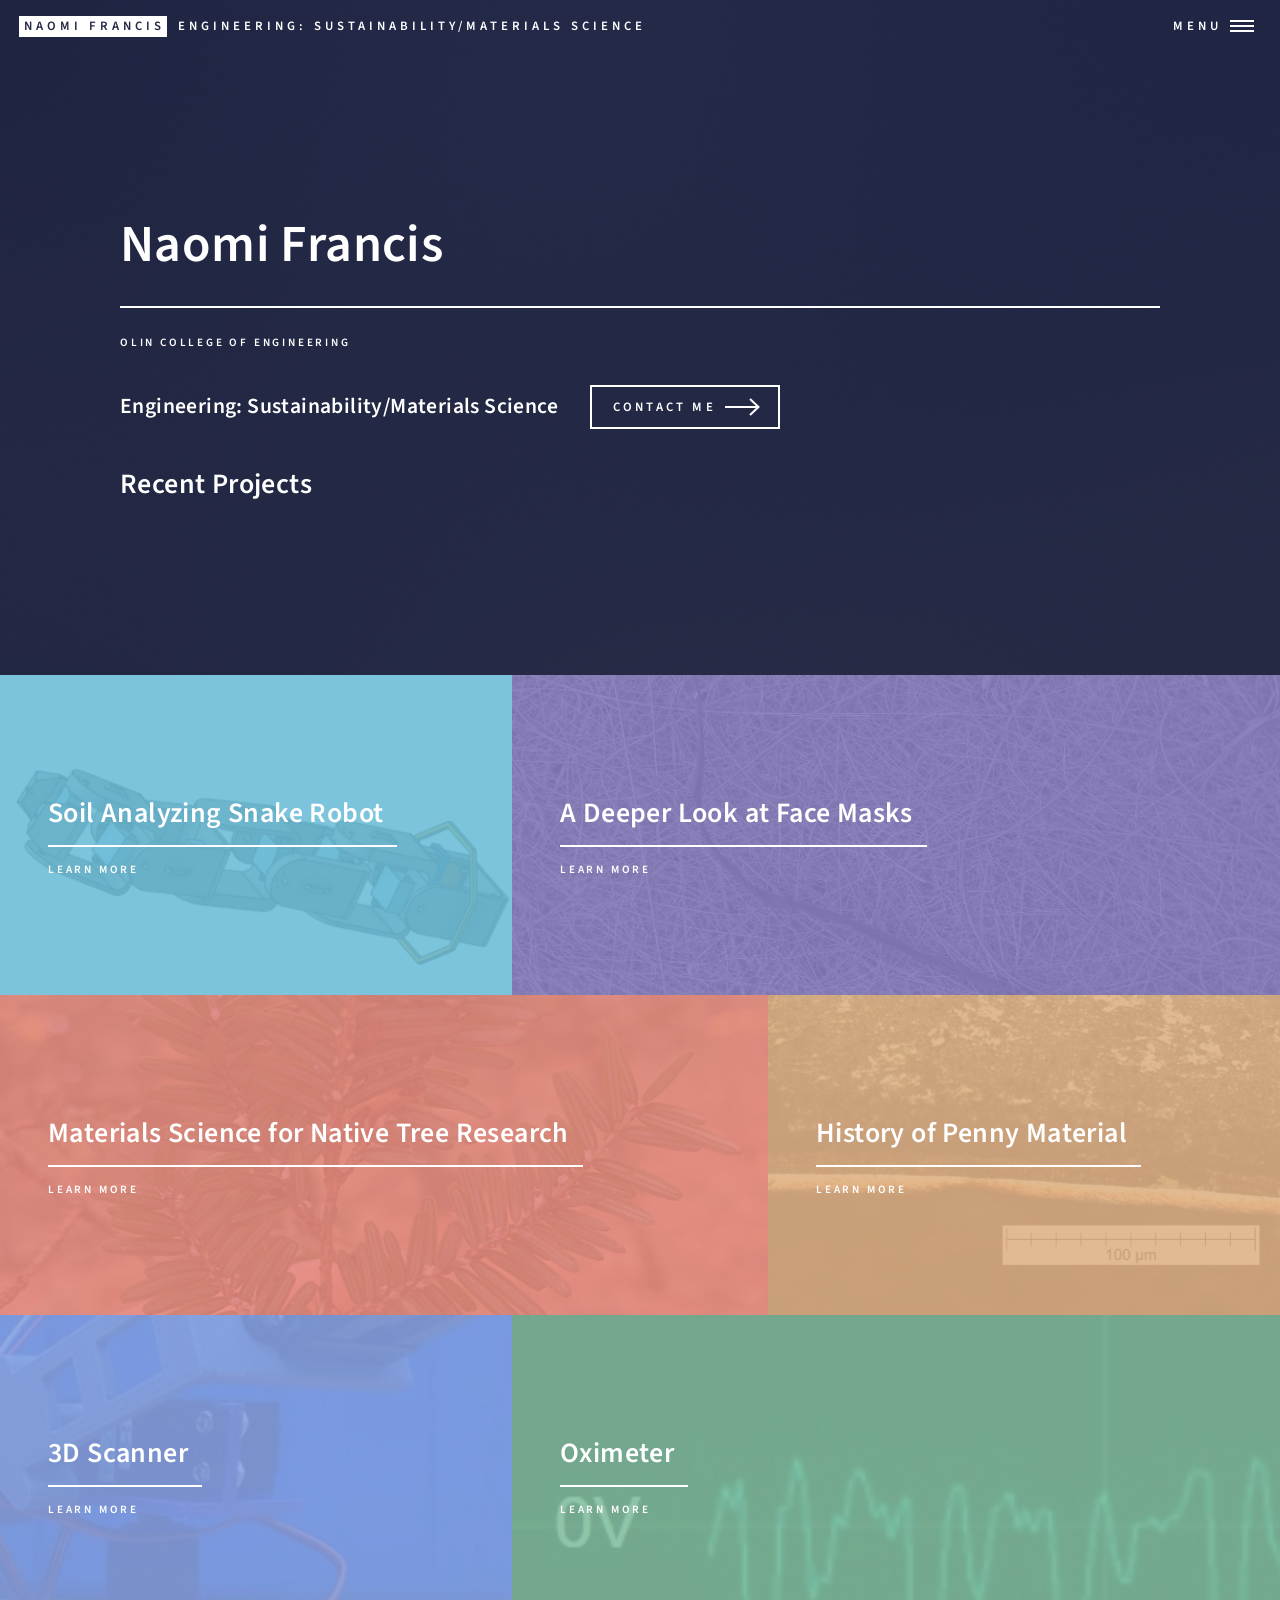
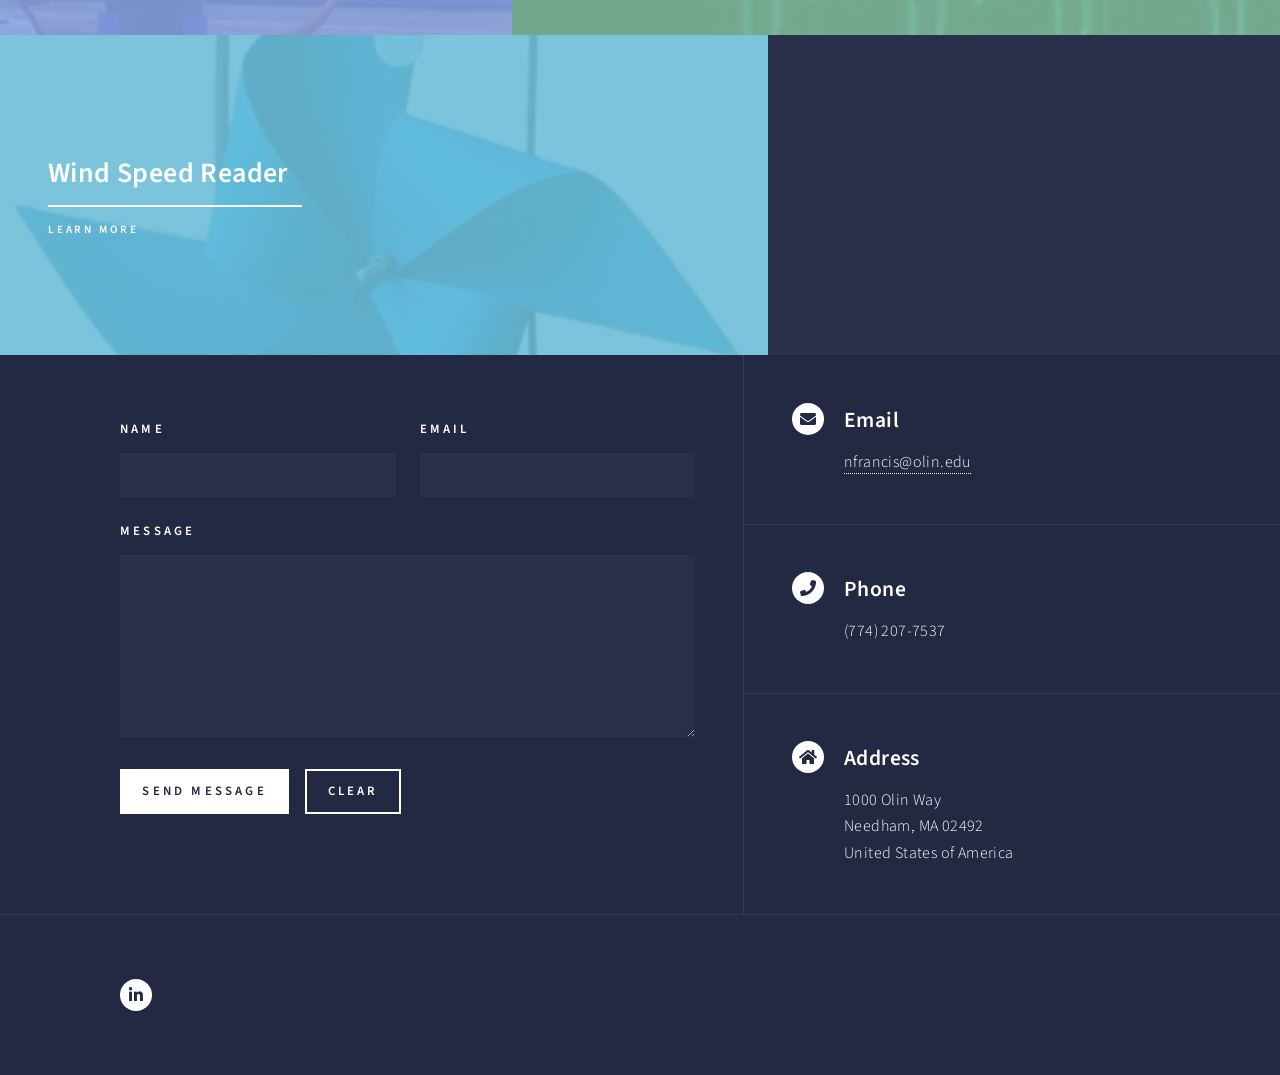
<file: index.html>
<!DOCTYPE HTML>
<!--
	Forty by HTML5 UP
	html5up.net | @ajlkn
	Free for personal and commercial use under the CCA 3.0 license (html5up.net/license)
-->
<html>
	<head>
		<title>Naomi Francis Portfolio</title>
		<meta charset="utf-8" />
		<meta name="viewport" content="width=device-width, initial-scale=1, user-scalable=no" />
		<link rel="stylesheet" href="assets/css/main.css" />
		<noscript><link rel="stylesheet" href="assets/css/noscript.css" /></noscript>

		<!-- Google tag (gtag.js) -->
		<script async src="https://www.googletagmanager.com/gtag/js?id=G-GYYXGP9QE4"></script>
		<script>
  		window.dataLayer = window.dataLayer || [];
 		function gtag(){dataLayer.push(arguments);}
  		gtag('js', new Date());

  		gtag('config', 'G-GYYXGP9QE4');
		</script>
	</head>
	<body class="is-preload">

		<!-- Wrapper -->
			<div id="wrapper">

				<!-- Header -->
					<header id="header" class="alt">
						<a href="index.html" class="logo"><strong>Naomi Francis</strong> <span>Engineering: Sustainability/Materials Science
						</span></a>
						<nav>
							<a href="#menu">Menu</a>
						</nav>
					</header>

				<!-- Menu -->
					<nav id="menu">
						<ul class="links">
							<li><a href="index.html">Home</a></li>
							<li><a href="projects.html">Projects</a></li>
							<li><a href="coursework.html">Coursework</a></li>
						</ul>
						<ul class="actions stacked">
							<li><a href="mailto:nfrancis@olin.edu" class="button primary fit">Contact Me</a></li>
						</ul>
					</nav>

				<!-- Banner -->
					<section id="banner" class="major">
						<div class="inner">
							<header class="major">
								<h1>Naomi Francis</h1>
								<p>Olin College of Engineering</p>
							</header>
							<div class="content">
								<h3>Engineering: Sustainability/Materials Science</h3>
								<ul class="actions">
									<li><a href="mailto:nfrancis@olin.edu" class="button next scrolly">Contact Me</a></li>
								</ul>
							</div>
								<h2>Recent Projects</h2>
						</div>
					</section>

				<!-- Main -->
					<div id="main">

						<!-- One -->
							<section id="one" class="tiles">
								<article>
									<span class="image">
										<img src="images/cad_assembly_skeleton.jpg" alt="" />
									</span>
									<header class="major">
										<h3><a href="https://olincollege.github.io/pie-2025-03/silly-soil-serpents/index.html#top" class="link">Soil Analyzing Snake Robot</a></h3>
										<p>Learn More</p>
									</header>
								</article>
								<article>
									<span class="image">
										<img src="images/blue_mask_fiber.jpg" alt="" />
									</span>
									<header class="major">
										<h3><a href="https://docs.google.com/document/d/1tkEoHf3R5J136XdsPXiWCSBF6B-9ktUjGVfYHo4RK2c/edit?usp=sharingl" class="link">A Deeper Look at Face Masks</a></h3>
										<p>Learn More</p>
									</header>
								</article>
								<article>
									<span class="image">
										<img src="images/hemlock_adelgid.jpg" alt="" />
									</span>
									<header class="major">
										<h3><a href="https://docs.google.com/document/d/1EBdGYcjL-HQDIVrWg10BdOLJNRc0nJY25VhImQXQUcU/edit?usp=sharing" class="link">Materials Science for Native Tree Research</a></h3>
										<p>Learn More</p>
									</header>
								</article>
								<article>
									<span class="image">
										<img src="images/penny_micro_image.jpg" alt="" />
									</span>
									<header class="major">
										<h3><a href="https://youtu.be/gDUNk65VTWQ?si=vMUcvEG--kMfW83v" class="link">History of Penny Material</a></h3>
										<p>Learn More</p>
									</header>
								</article>
								<article>
									<span class="image">
										<img src="images/3D_Scanner.jpg" alt="" />
									</span>
									<header class="major">
										<h3><a href="https://docs.google.com/document/d/1euM78p1-4Ae3qFkVd7DtVxkv5bQf2XbDM_P-IHo8eUs/edit?usp=sharing" class="link">3D Scanner</a></h3>
										<p>Learn More</p>
									</header>
								</article>
								<article>
									<span class="image">
										<img src="images/oximeter.jpg" alt="" />
									</span>
									<header class="major">
										<h3><a href="https://drive.google.com/file/d/1p6PGV0ne3nCdboM5qV9_2NWXb2mxicUI/view?usp=sharing" class="link">Oximeter</a></h3>
										<p>Learn More</p>
									</header>
								</article>
								<article>
									<span class="image">
										<img src="images/wind_speed_reader.jpg" alt="" />
									</span>
									<header class="major">
										<h3><a href="https://drive.google.com/file/d/1MPXcb--KeWRW0_QdLqWPg3aktS-cKY0o/view?usp=sharing" class="link">Wind Speed Reader</a></h3>
										<p>Learn More</p>
									</header>
								</article>
							</section>

						

					</div>

				<!-- Contact -->
					<section id="contact">
						<div class="inner">
							<section>
								<form method="post" action="https://formspree.io/f/xkogjvvo">
									<div class="fields">
										<div class="field half">
											<label for="name">Name</label>
											<input type="text" name="name" id="name" />
										</div>
										<div class="field half">
											<label for="email">Email</label>
											<input type="text" name="email" id="email" />
										</div>
										<div class="field">
											<label for="message">Message</label>
											<textarea name="message" id="message" rows="6"></textarea>
										</div>
									</div>
									<ul class="actions">
										<li><input type="submit" value="Send Message" class="primary" /></li>
										<li><input type="reset" value="Clear" /></li>
									</ul>
								</form>
							</section>
							<section class="split">
								<section>
									<div class="contact-method">
										<span class="icon solid alt fa-envelope"></span>
										<h3>Email</h3>
										<a href="mailto:nfrancis@olin.edu">nfrancis@olin.edu</a>
									</div>
								</section>
								<section>
									<div class="contact-method">
										<span class="icon solid alt fa-phone"></span>
										<h3>Phone</h3>
										<span>(774) 207-7537</span>
									</div>
								</section>
								<section>
									<div class="contact-method">
										<span class="icon solid alt fa-home"></span>
										<h3>Address</h3>
										<span>1000 Olin Way<br />
										Needham, MA 02492<br />
										United States of America</span>
									</div>
								</section>
							</section>
						</div>
					</section>

				<!-- Footer -->
					<footer id="footer">
						<div class="inner">
							<ul class="icons">
								<li><a href="https://www.linkedin.com/in/naomi-francis-53408a328/" class="icon brands alt fa-linkedin-in"><span class="label">LinkedIn</span></a></li>
							</ul>
							
						</div>
					</footer>

			</div>

		<!-- Scripts -->
			<script src="assets/js/jquery.min.js"></script>
			<script src="assets/js/jquery.scrolly.min.js"></script>
			<script src="assets/js/jquery.scrollex.min.js"></script>
			<script src="assets/js/browser.min.js"></script>
			<script src="assets/js/breakpoints.min.js"></script>
			<script src="assets/js/util.js"></script>
			<script src="assets/js/main.js"></script>

	</body>

</html>
</file>
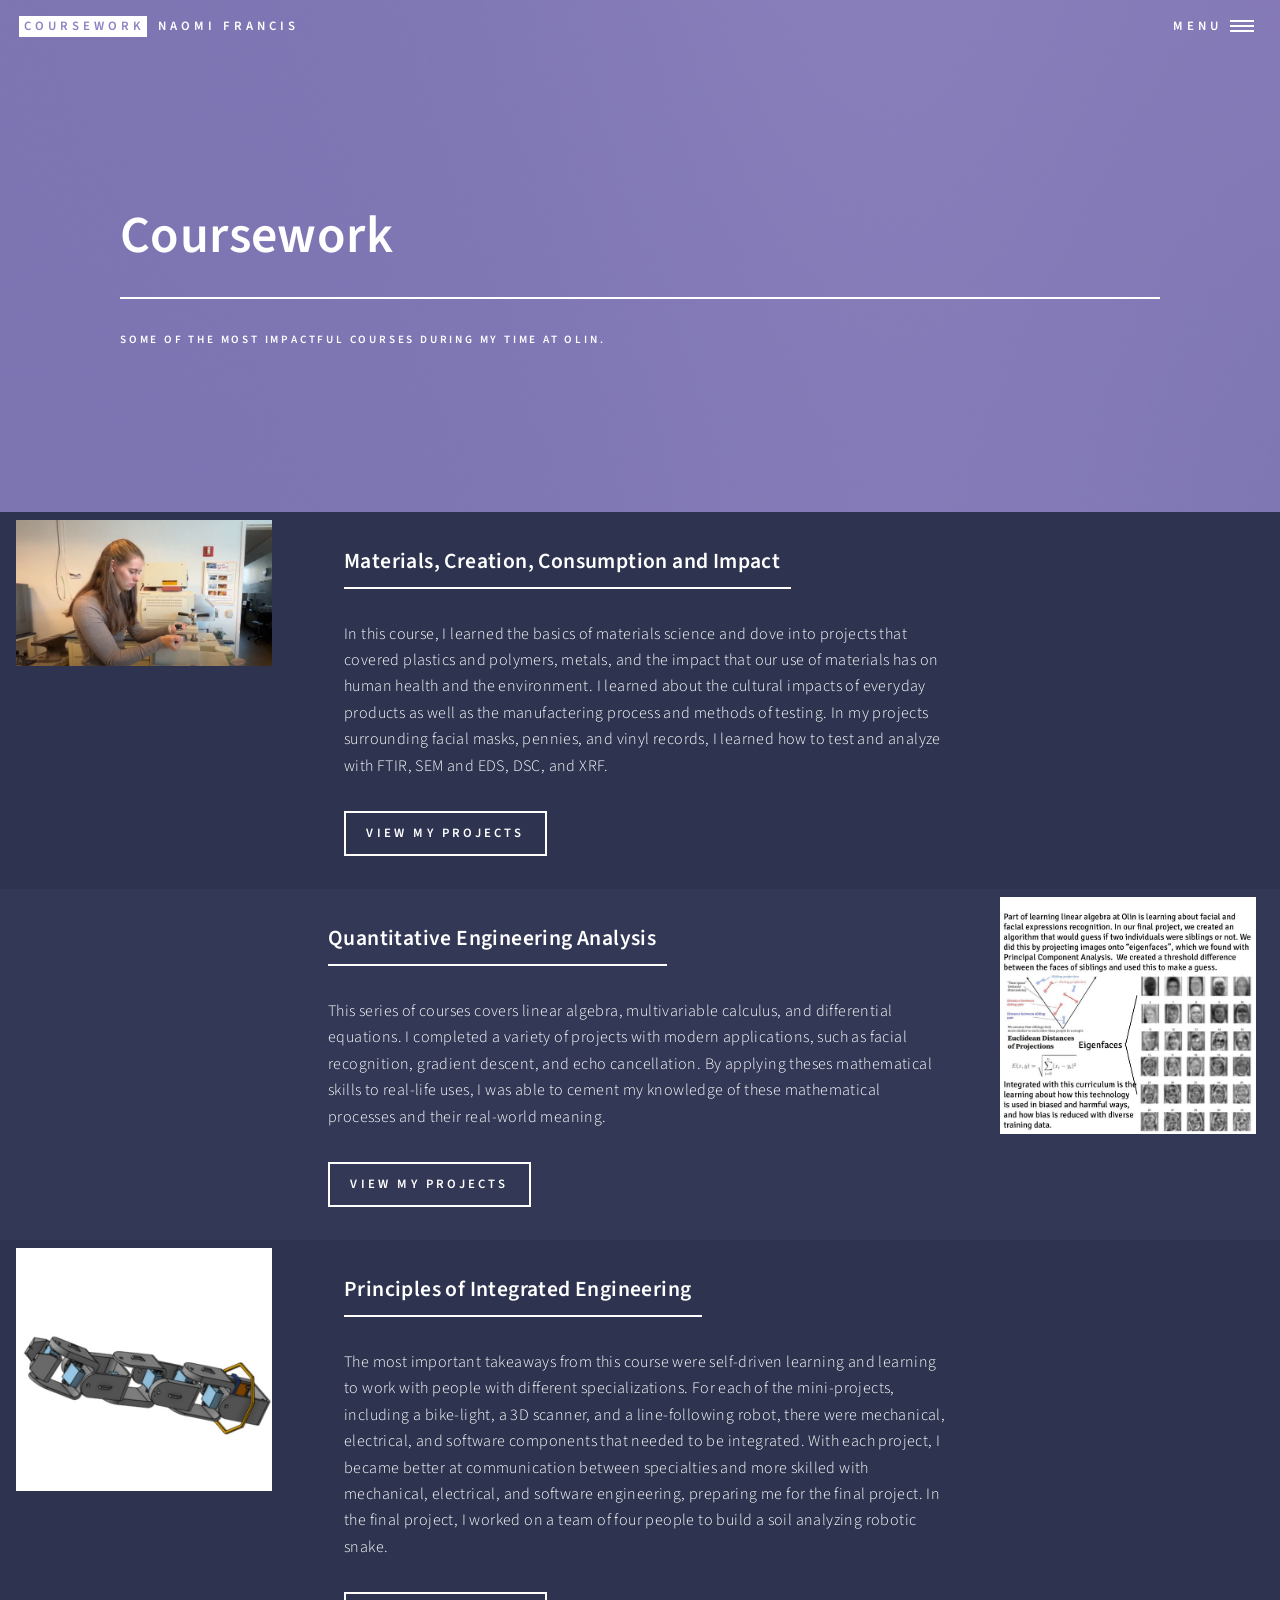
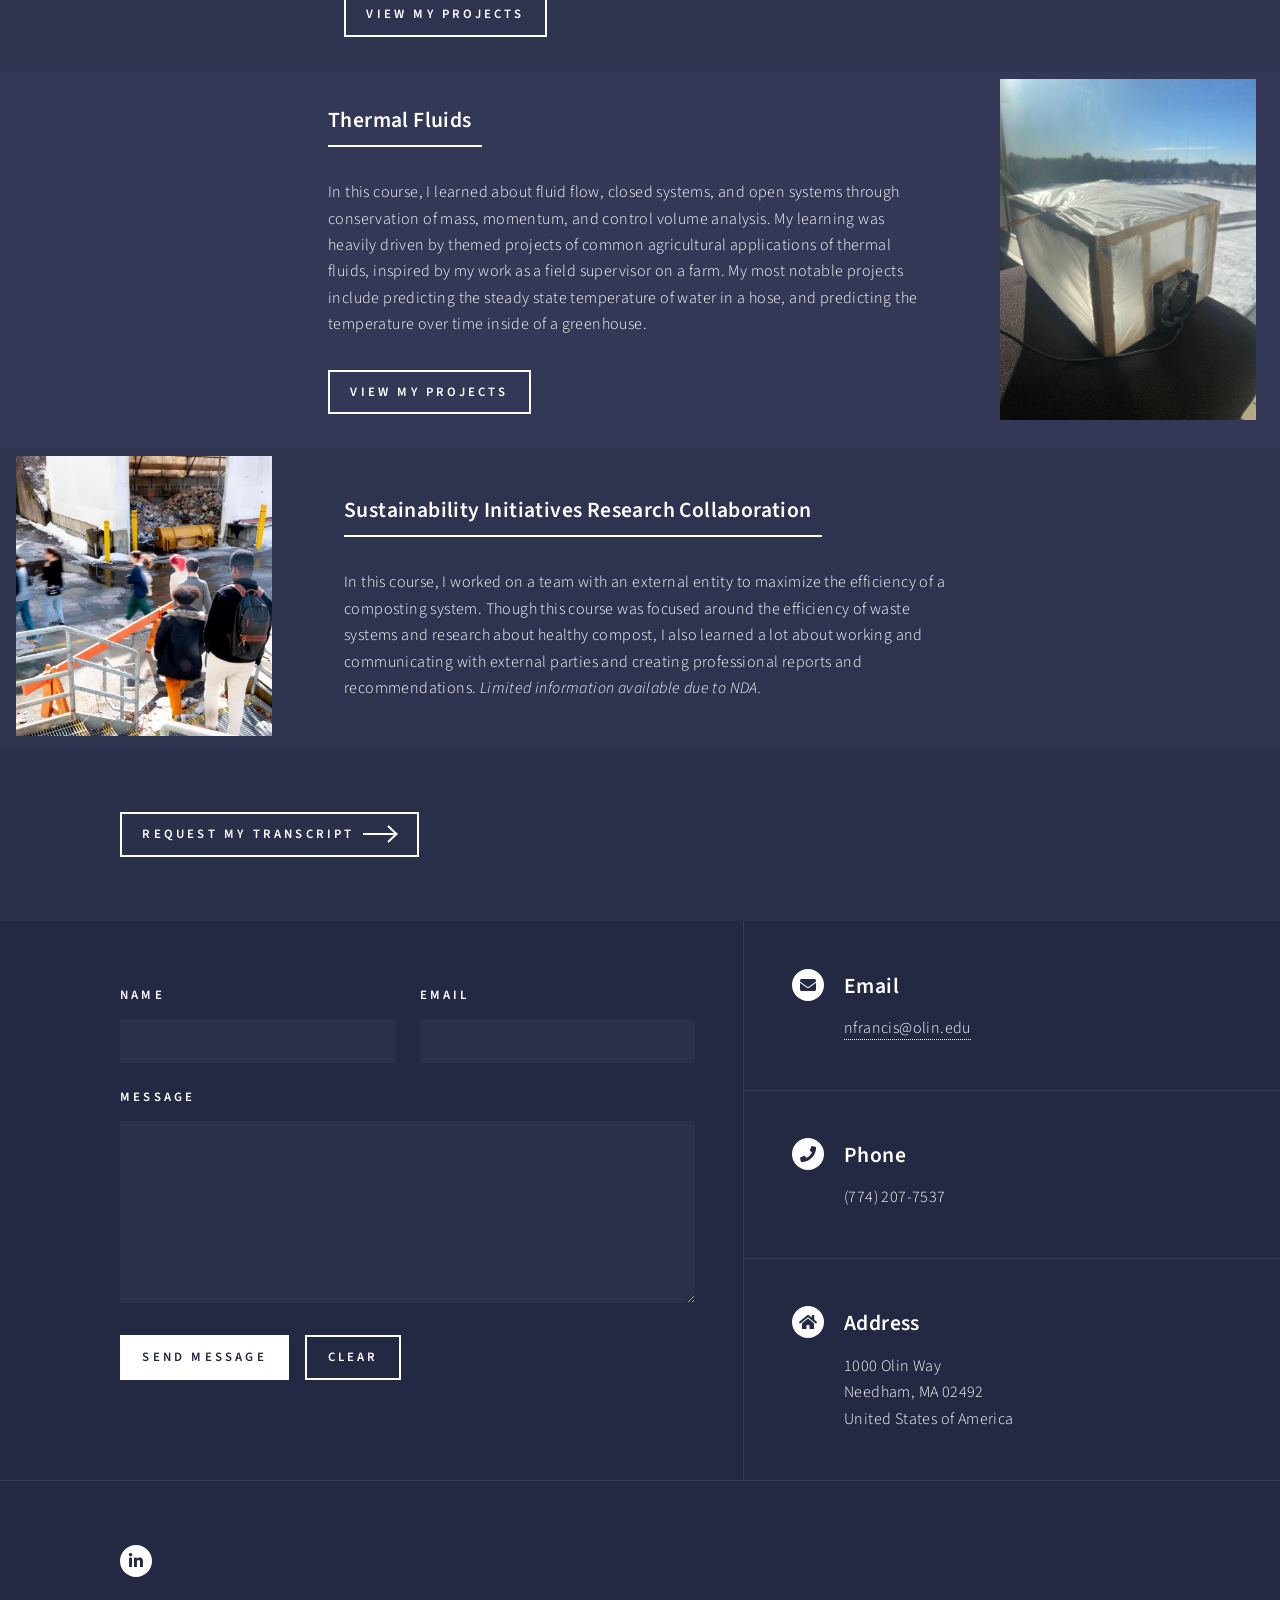
<file: coursework.html>
<!DOCTYPE HTML>
<!--
	Forty by HTML5 UP
	html5up.net | @ajlkn
	Free for personal and commercial use under the CCA 3.0 license (html5up.net/license)
-->
<html>
	<head>
		<title>Coursework - Naomi Francis</title>
		<meta charset="utf-8" />
		<meta name="viewport" content="width=device-width, initial-scale=1, user-scalable=no" />
		<link rel="stylesheet" href="assets/css/main.css" />
		<noscript><link rel="stylesheet" href="assets/css/noscript.css" /></noscript>
	</head>
	<body class="is-preload">

		<!-- Wrapper -->
			<div id="wrapper">

				<!-- Header -->
				<!-- Note: The "styleN" class below should match that of the banner element. -->
					<header id="header" class="alt style2">
						<a href="index.html" class="logo"><strong>Coursework</strong> <span>Naomi Francis</span></a>
						<nav>
							<a href="#menu">Menu</a>
						</nav>
					</header>

				<!-- Menu -->
					<nav id="menu">
						<ul class="links">
							<li><a href="index.html">Home</a></li>
							<li><a href="projects.html">Projects</a></li>
							<li><a href="coursework.html">Coursework</a></li>
						</ul>
						<ul class="actions stacked">
							<li><a href="mailto:nfrancis@olin.edu" class="button primary fit">Contact Me</a></li>
						</ul>
					</nav>

				<!-- Banner -->
				<!-- Note: The "styleN" class below should match that of the header element. -->
					<section id="banner" class="style2">
						<div class="inner">
							<span class="image">
								<img src="images/pic07.jpg" alt="" />
							</span>
							<header class="major">
								<h1>Coursework</h1>
							</header>
							<div class="content">
								<p>Some of the most impactful courses during my time at Olin.</p>
							</div>
						</div>
					</section>

				<!-- Main -->
					<div id="main">
						<!-- Two -->
							<section id="two" class="spotlights">
								<section>
									<a href="mcci.html" class="image left">
										<img src="images/naomi_mcci.jpg" alt="" data-position="center center" />
									</a>
									<div class="content">
										<div class="inner">
											<header class="major">
												<h3>Materials, Creation, Consumption and Impact</h3>
											</header>
											<p>In this course, I learned the basics of materials science and dove into projects that covered plastics and polymers, metals, and the impact that our use of materials has on human health and the environment. I learned about the cultural impacts of everyday products as well as the manufactering process and methods of testing. In my projects surrounding facial masks, pennies, and vinyl records, I learned how to test and analyze with FTIR, SEM and EDS, DSC, and XRF.</p>
											<ul class="actions">
												<li><a href="mcci.html" class="button">View my Projects</a></li>
											</ul>
										</div>
									</div>
								</section>
								<section id="two" class="spotlights">
								
									<a href="qea.html" class="image left">
										<img src="images/facerecognition.jpg" alt="" data-position="center center" />
									</a>
									<div class="content">
										<div class="inner">
											<header class="major">
												<h3>Quantitative Engineering Analysis</h3>
											</header>
											<p>This series of courses covers linear algebra, multivariable calculus, and differential equations. I completed a variety of projects with modern applications, such as facial recognition, gradient descent, and echo cancellation. By applying theses mathematical skills to real-life uses, I was able to cement my knowledge of these mathematical processes and their real-world meaning.</p>
											<ul class="actions">
												<li><a href="qea.html" class="button">View my Projects</a></li>
											</ul>
										</div>
									</div>
								</section>
                                <section id="two" class="spotlights">
								
									<a href="pie.html" class="image left">
										<img src="images/cad_assembly_skeleton.jpg" alt="" data-position="center center" />
									</a>
									<div class="content">
										<div class="inner">
											<header class="major">
												<h3>Principles of Integrated Engineering</h3>
											</header>
											<p>The most important takeaways from this course were self-driven learning and learning to work with people with different specializations. For each of the mini-projects, including a bike-light, a 3D scanner, and a line-following robot, there were mechanical, electrical, and software components that needed to be integrated. With each project, I became better at communication between specialties and more skilled with mechanical, electrical, and software engineering, preparing me for the final project. In the final project, I worked on a team of four people to build a soil analyzing robotic snake.</p>
											<ul class="actions">
												<li><a href="pie.html" class="button">View My Projects</a></li>
											</ul>
										</div>
									</div>
								</section>
                                <section id="two" class="spotlights">
								
									<a href="thermo.html" class="image left">
										<img src="images/thermo_greenhouse.jpeg" alt="" data-position="center center" />
									</a>
									<div class="content">
										<div class="inner">
											<header class="major">
												<h3>Thermal Fluids</h3>
											</header>
											<p>In this course, I learned about fluid flow, closed systems, and open systems through conservation of mass, momentum, and control volume analysis. My learning was heavily driven by themed projects of common agricultural applications of thermal fluids, inspired by my work as a field supervisor on a farm. My most notable projects include predicting the steady state temperature of water in a hose, and predicting the temperature over time inside of a greenhouse.</p>
											<ul class="actions">
												<li><a href="thermo.html" class="button">View My Projects</a></li>
											</ul>
										</div>
									</div>
								</section>
                                <section id="two" class="spotlights">
								
									<a href="https://www.instagram.com/p/DHBxiV6Ohx3/?igsh=YmY4MmhhcHZzOHc2" class="image left">
										<img src="images/sirc_phot.jpg" alt="" data-position="center center" />
									</a>
									<div class="content">
										<div class="inner"> 
											<header class="major">
												<h3>Sustainability Initiatives Research Collaboration</h3>
											</header>
											<p>In this course, I worked on a team with an external entity to maximize the efficiency of a composting system. Though this course was focused around the efficiency of waste systems and research about healthy compost, I also learned a lot about working and communicating with external parties and creating professional reports and recommendations. <italic>Limited information available due to NDA.</italic></p>
										</div>
									</div>
								</section>
                            </section>
						<!-- Three - request a transcript -->
							<section id="three">
								<div class="inner">
									<ul class="actions">
										<li><a href="mailto:nfrancis@olin.edu?subject=Transcript%20Request&body=I%20would%20like%20to%20be%20sent%20a%20copy%20of%20your%20transcript." class="button next">Request My Transcript</a></li>
									</ul>
								</div>
							</section>

					</div>

				<!-- Contact -->
					<section id="contact">
						<div class="inner">
							<section>
								<form method="post" action="https://formspree.io/f/xkogjvvo">
									<div class="fields">
										<div class="field half">
											<label for="name">Name</label>
											<input type="text" name="name" id="name" />
										</div>
										<div class="field half">
											<label for="email">Email</label>
											<input type="text" name="email" id="email" />
										</div>
										<div class="field">
											<label for="message">Message</label>
											<textarea name="message" id="message" rows="6"></textarea>
										</div>
									</div>
									<ul class="actions">
										<li><input type="submit" value="Send Message" class="primary" /></li>
										<li><input type="reset" value="Clear" /></li>
									</ul>
								</form>
							</section>
							<section class="split">
								<section>
									<div class="contact-method">
										<span class="icon solid alt fa-envelope"></span>
										<h3>Email</h3>
										<a href="mailto:nfrancis@olin.edu">nfrancis@olin.edu</a>
									</div>
								</section>
								<section>
									<div class="contact-method">
										<span class="icon solid alt fa-phone"></span>
										<h3>Phone</h3>
										<span>(774) 207-7537</span>
									</div>
								</section>
								<section>
									<div class="contact-method">
										<span class="icon solid alt fa-home"></span>
										<h3>Address</h3>
										<span>1000 Olin Way<br />
										Needham, MA 02492<br />
										United States of America</span>
									</div>
								</section>
							</section>
						</div>
					</section>

				<!-- Footer -->
					<footer id="footer">
						<div class="inner">
							<ul class="icons">
								<li><a href="https://www.linkedin.com/in/naomi-francis-53408a328/" class="icon brands alt fa-linkedin-in"><span class="label">LinkedIn</span></a></li>
							</ul>
							
						</div>
					</footer>

			</div>

		<!-- Scripts -->
			<script src="assets/js/jquery.min.js"></script>
			<script src="assets/js/jquery.scrolly.min.js"></script>
			<script src="assets/js/jquery.scrollex.min.js"></script>
			<script src="assets/js/browser.min.js"></script>
			<script src="assets/js/breakpoints.min.js"></script>
			<script src="assets/js/util.js"></script>
			<script src="assets/js/main.js"></script>

	</body>
</html>
</file>
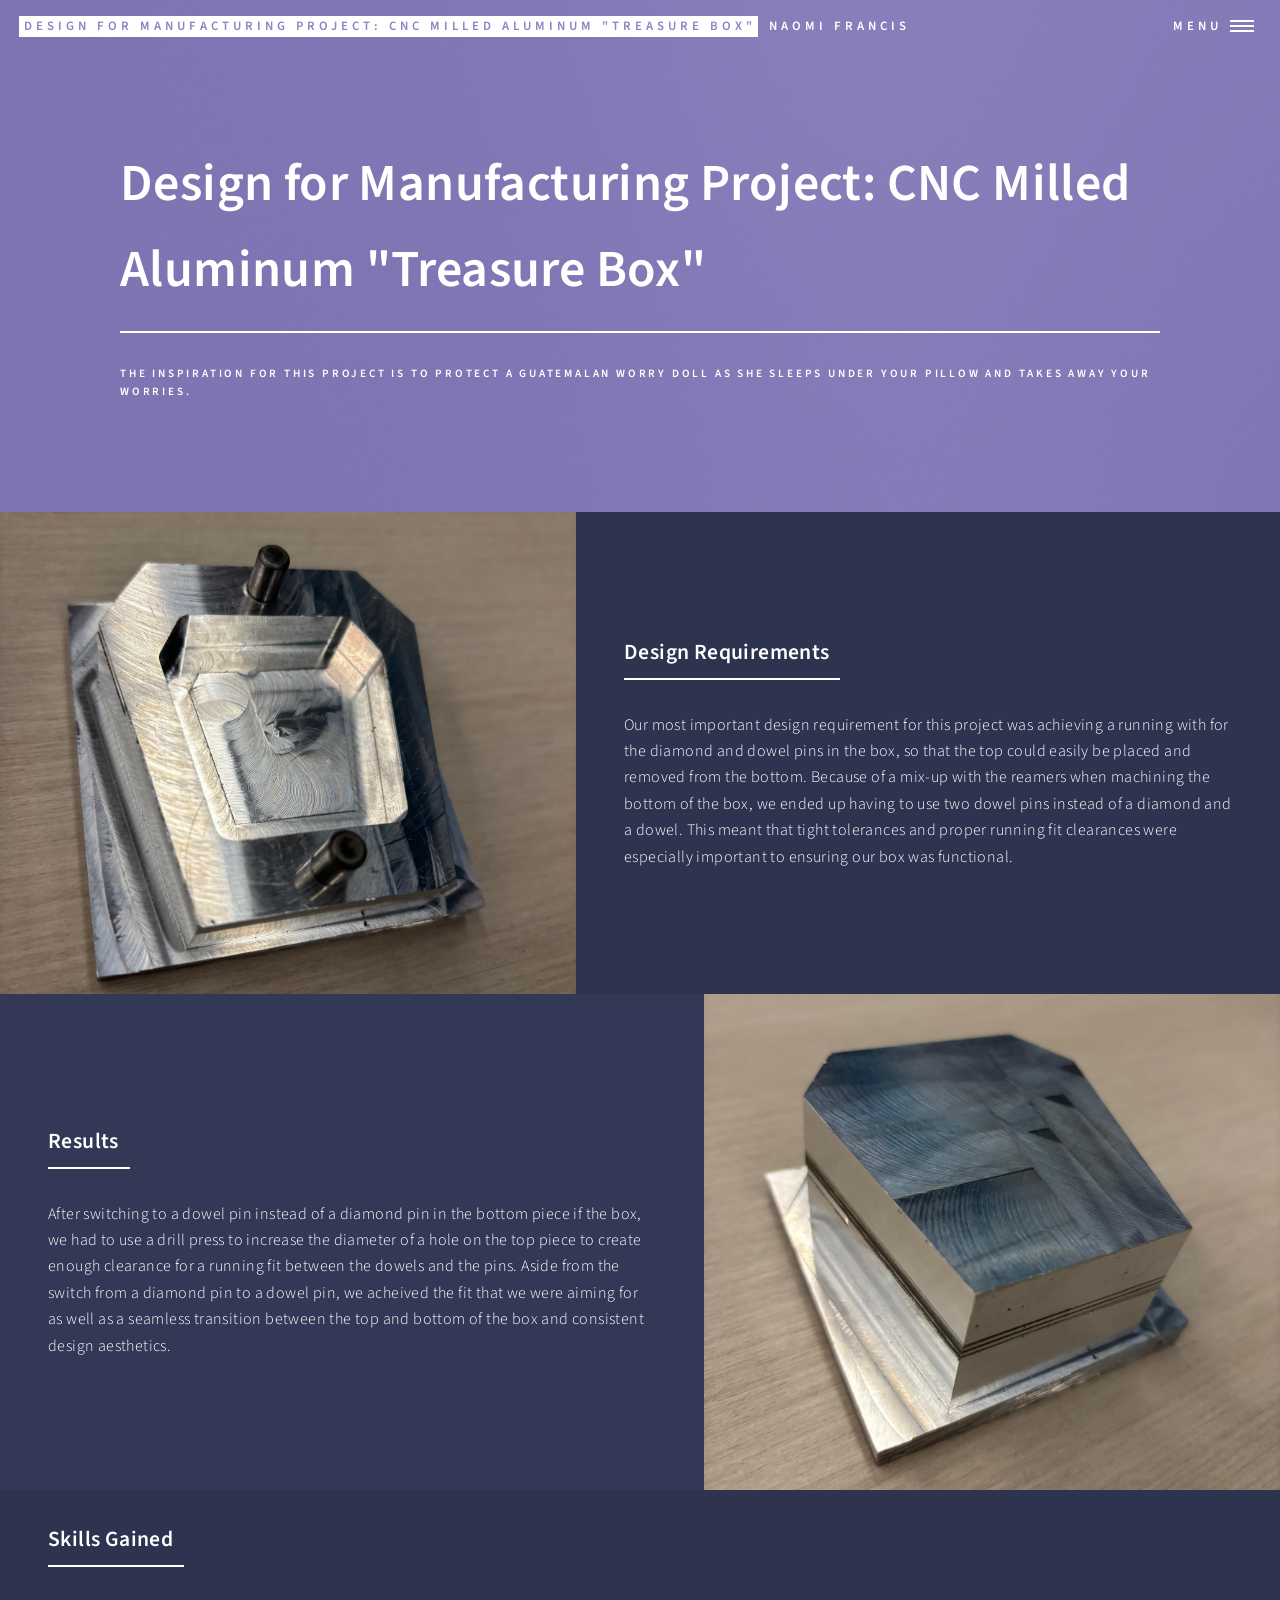
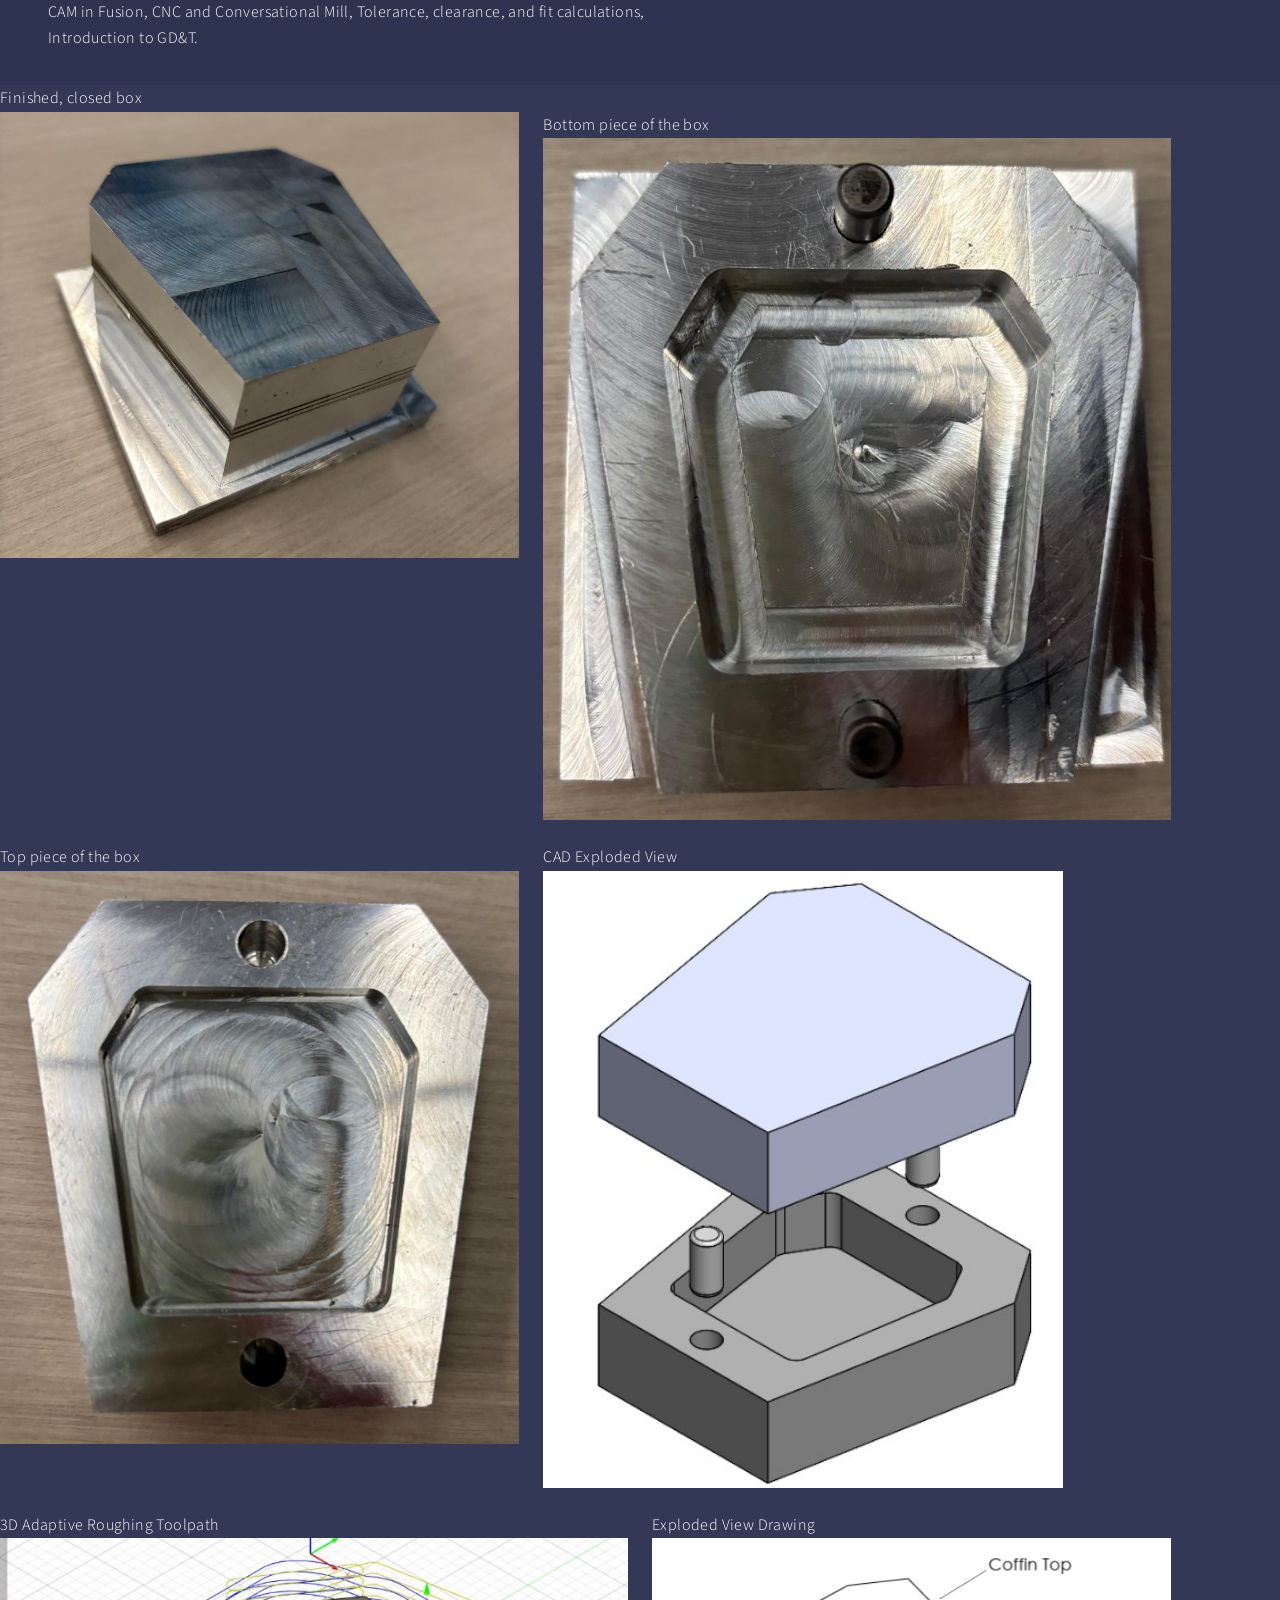
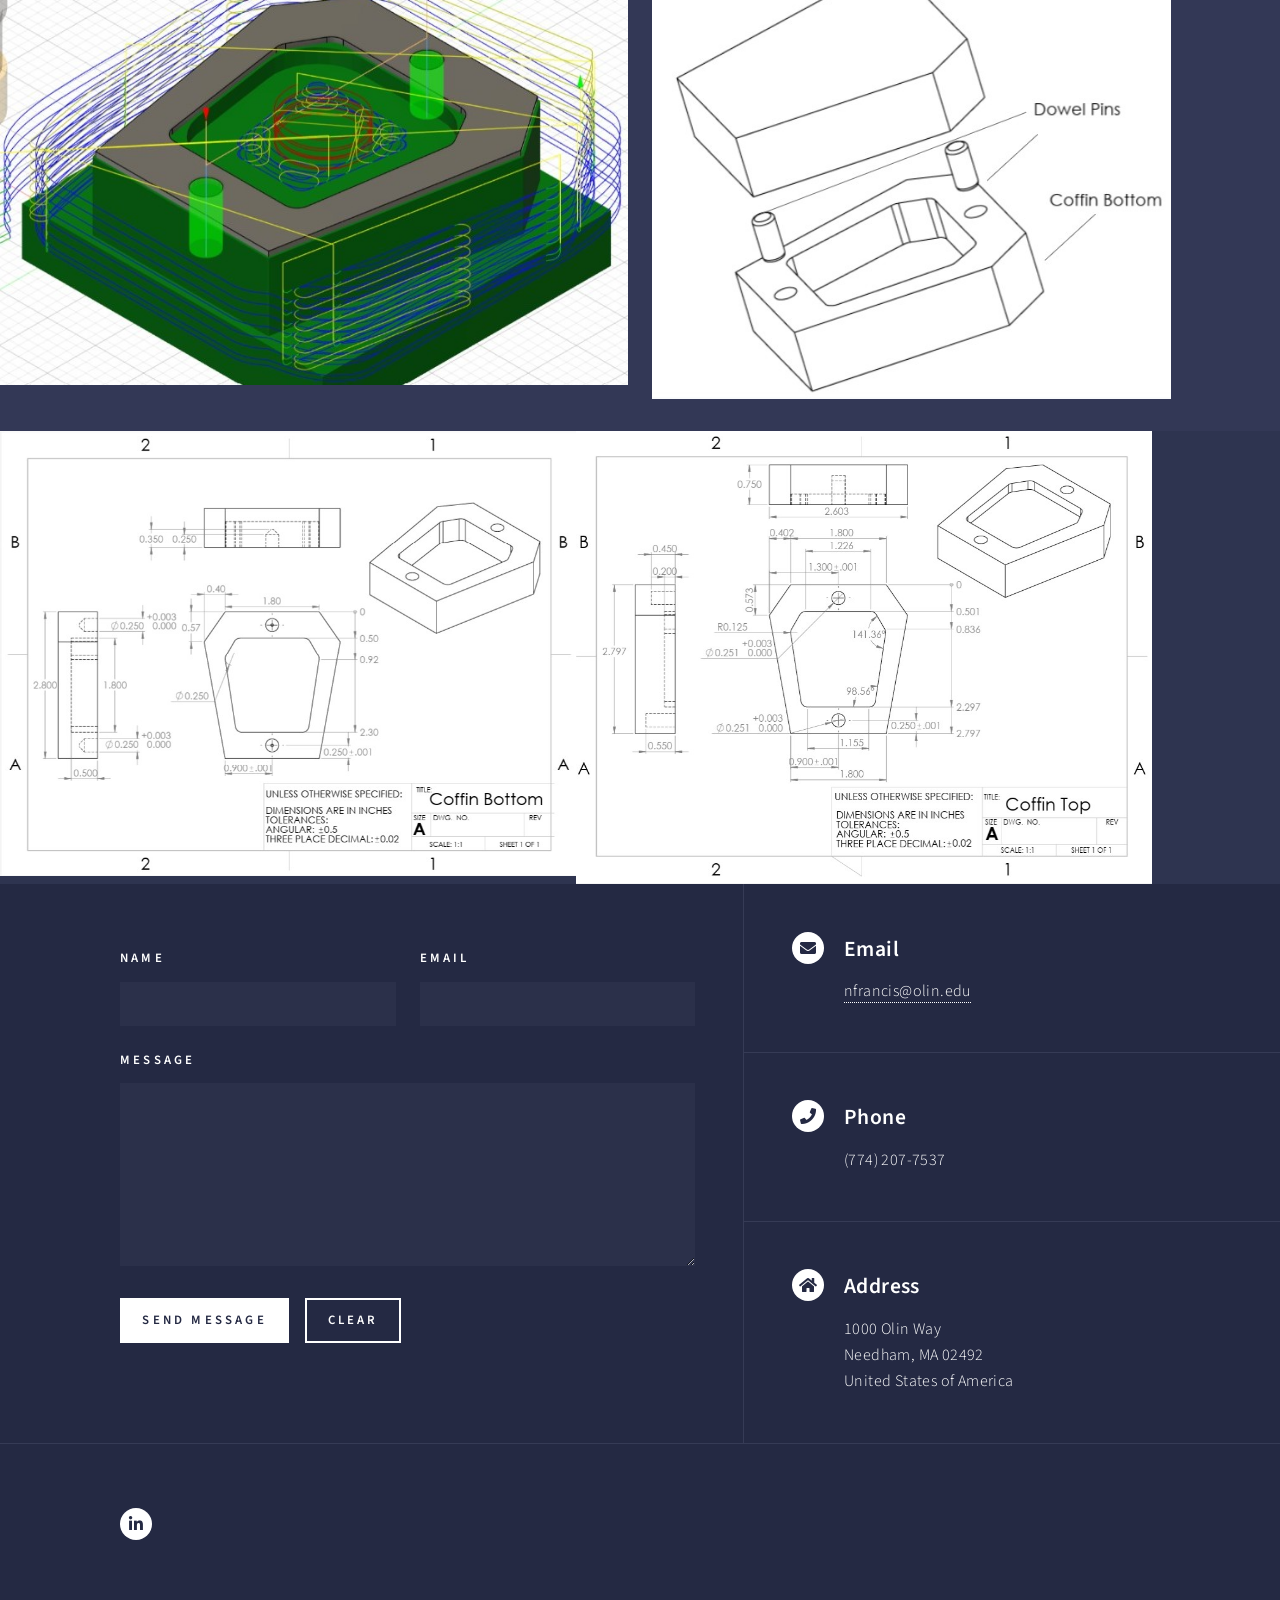
<file: dfm-treasure-box.html>
<!DOCTYPE HTML>
<!--
	Forty by HTML5 UP
	html5up.net | @ajlkn
	Free for personal and commercial use under the CCA 3.0 license (html5up.net/license)
-->
<html>
	<head>
		<title>Design for Manufacturing Project: CNC Milled Aluminum "Treasure Box"</title>
		<meta charset="utf-8" />
		<meta name="viewport" content="width=device-width, initial-scale=1, user-scalable=no" />
		<link rel="stylesheet" href="assets/css/main.css" />
		<noscript><link rel="stylesheet" href="assets/css/noscript.css" /></noscript>
	</head>
	<body class="is-preload">

		<!-- Wrapper -->
			<div id="wrapper">

				<!-- Header -->
				<!-- Note: The "styleN" class below should match that of the banner element. -->
					<header id="header" class="alt style2">
						<a href="index.html" class="logo"><strong>Design for Manufacturing Project: CNC Milled Aluminum "Treasure Box"</strong> <span>Naomi Francis</span></a>
						<nav>
							<a href="#menu">Menu</a>
						</nav>
					</header>

				<!-- Menu -->
					<nav id="menu">
						<ul class="links">
							<li><a href="index.html">Home</a></li>
							<li><a href="projects.html">Projects</a></li>
							<li><a href="coursework.html">Coursework</a></li>
						</ul>
						<ul class="actions stacked">
							<li><a href="mailto:nfrancis@olin.edu" class="button primary fit">Contact Me</a></li>
						</ul>
					</nav>

				<!-- Banner -->
				<!-- Note: The "styleN" class below should match that of the header element. -->
					<section id="banner" class="style2">
						<div class="inner">
							<span class="image">
								<img src="images/pic07.jpg" alt="" />
							</span>
							<header class="major">
								<h1>Design for Manufacturing Project: CNC Milled Aluminum "Treasure Box"</h1>
							</header>
							<div class="content">
								<p>The inspiration for this project is to protect a Guatemalan worry doll as she sleeps under your pillow and takes away your worries.</p>
							</div>
						</div>
					</section>

				<!-- Main -->
					<div id="main">
						<!-- Two -->
							<section id="two" class="spotlights">
								<section>
									<a href="images/dfm-box-bottom.jpeg" class="image">
										<img src="images/dfm-box-bottom.jpeg" alt="" data-position="center center" />
									</a>
									<div class="content">
										<div class="inner">
											<header class="major">
												<h3>Design Requirements</h3>
											</header>
											<p>Our most important design requirement for this project was achieving a running with for the diamond and dowel pins in the box,
                                                so that the top could easily be placed and removed from the bottom. Because of a mix-up with the reamers when machining the bottom of 
                                                the box, we ended up having to use two dowel pins instead of a diamond and a dowel. This meant that tight tolerances and proper running
                                                fit clearances were especially important to ensuring our box was functional.
											</p>
										</div>
									</div>
								</section>
								<section>
									<a href="images\box-results.jpeg" class="image">
										<img src="images\box-results.jpeg" alt="" data-position="top center" />
									</a>
									<div class="content">
										<div class="inner">
											<header class="major">
												<h3>Results</h3>
											</header>
											<p>After switching to a dowel pin instead of a diamond pin in the bottom piece if the box, we had to use a drill press to
                                                increase the diameter of a hole on the top piece to create enough clearance for a running fit between the dowels and the pins. 
                                                Aside from the switch from a diamond pin to a dowel pin, we acheived the fit that we were aiming for as well as a seamless
                                                transition between the top and bottom of the box and consistent design aesthetics.
                                            </p>
										</div>
									</div>
								</section>
								<section>
									<div class="content">
										<div class="inner">
											<header class="major">
												<h3>Skills Gained</h3>
											</header>
											<p>CAM in Fusion, CNC and Conversational Mill, Tolerance, clearance, and fit calculations, Introduction to GD&T.
											</p>
										</div>
									</div>
								</section>
                                <section>
									<div class="inner">
										<div class="inner">
										<div class="box alt"> Finished, closed box
											<div class="row gtr-100 gtr-uniform">
												<div class="col-5">
													<span class="image fit">
														<img src="images\box-results.jpeg" alt>
													</span>
												</div>
												<div class="col-6">
													<span class="image fit"> Bottom piece of the box
														<img src="images\dfm-box-bottom-direct.jpeg" alt>
													</span>
												</div>
												<div class="col-5"> Top piece of the box
													<span class="image fit">
														<img src="images\dfm-box-top-direct.jpeg" alt>
													</span>
												</div>
												<!-- Break -->
												 <div class="col-5"> CAD Exploded View
													<span class="image fit">
														<img src="images\dfm-box-cad-assembly.jpg" alt>
													</span>
												 </div>
												 <div class="col-6"> 3D Adaptive Roughing Toolpath
													<span class="image fit">
														<img src="images\dfm-box-3Dadaptive.jpg" alt>
													</span>
												 </div>
												 <div class="col-5"> Exploded View Drawing
													<span class="image fit">
														<img src="images\dfm-box-drawing-exploded-view.jpg" alt>
													</span>
												 </div>
												</div>
												
											</div>
										</div>
									</div>
								</section>
								<section>
									<a href="images\coffin-bottom-drawing.jpg" class="image">
										<img src="images\coffin-bottom-drawing.jpg" alt="" data-position="center center" />
									</a>
									<a href="images\coffin-top-drawing.jpg" class="image">
										<img src="images\coffin-top-drawing.jpg" alt="" data-position="center center" />
									</a>
								</section>
							</section>
							</section>
					</div>

				<!-- Contact -->
					<section id="contact">
						<div class="inner">
							<section>
								<form method="post" action="https://formspree.io/f/xkogjvvo">
									<div class="fields">
										<div class="field half">
											<label for="name">Name</label>
											<input type="text" name="name" id="name" />
										</div>
										<div class="field half">
											<label for="email">Email</label>
											<input type="text" name="email" id="email" />
										</div>
										<div class="field">
											<label for="message">Message</label>
											<textarea name="message" id="message" rows="6"></textarea>
										</div>
									</div>
									<ul class="actions">
										<li><input type="submit" value="Send Message" class="primary" /></li>
										<li><input type="reset" value="Clear" /></li>
									</ul>
								</form>
							</section>
							<section class="split">
								<section>
									<div class="contact-method">
										<span class="icon solid alt fa-envelope"></span>
										<h3>Email</h3>
										<a href="mailto:nfrancis@olin.edu">nfrancis@olin.edu</a>
									</div>
								</section>
								<section>
									<div class="contact-method">
										<span class="icon solid alt fa-phone"></span>
										<h3>Phone</h3>
										<span>(774) 207-7537</span>
									</div>
								</section>
								<section>
									<div class="contact-method">
										<span class="icon solid alt fa-home"></span>
										<h3>Address</h3>
										<span>1000 Olin Way<br />
										Needham, MA 02492<br />
										United States of America</span>
									</div>
								</section>
							</section>
						</div>
					</section>

				<!-- Footer -->
					<footer id="footer">
						<div class="inner">
							<ul class="icons">
								<li><a href="https://www.linkedin.com/in/naomi-francis-53408a328/" class="icon brands alt fa-linkedin-in"><span class="label">LinkedIn</span></a></li>
							</ul>
							
						</div>
					</footer>

			</div>

		<!-- Scripts -->
			<script src="assets/js/jquery.min.js"></script>
			<script src="assets/js/jquery.scrolly.min.js"></script>
			<script src="assets/js/jquery.scrollex.min.js"></script>
			<script src="assets/js/browser.min.js"></script>
			<script src="assets/js/breakpoints.min.js"></script>
			<script src="assets/js/util.js"></script>
			<script src="assets/js/main.js"></script>

	</body>
</html>
</file>
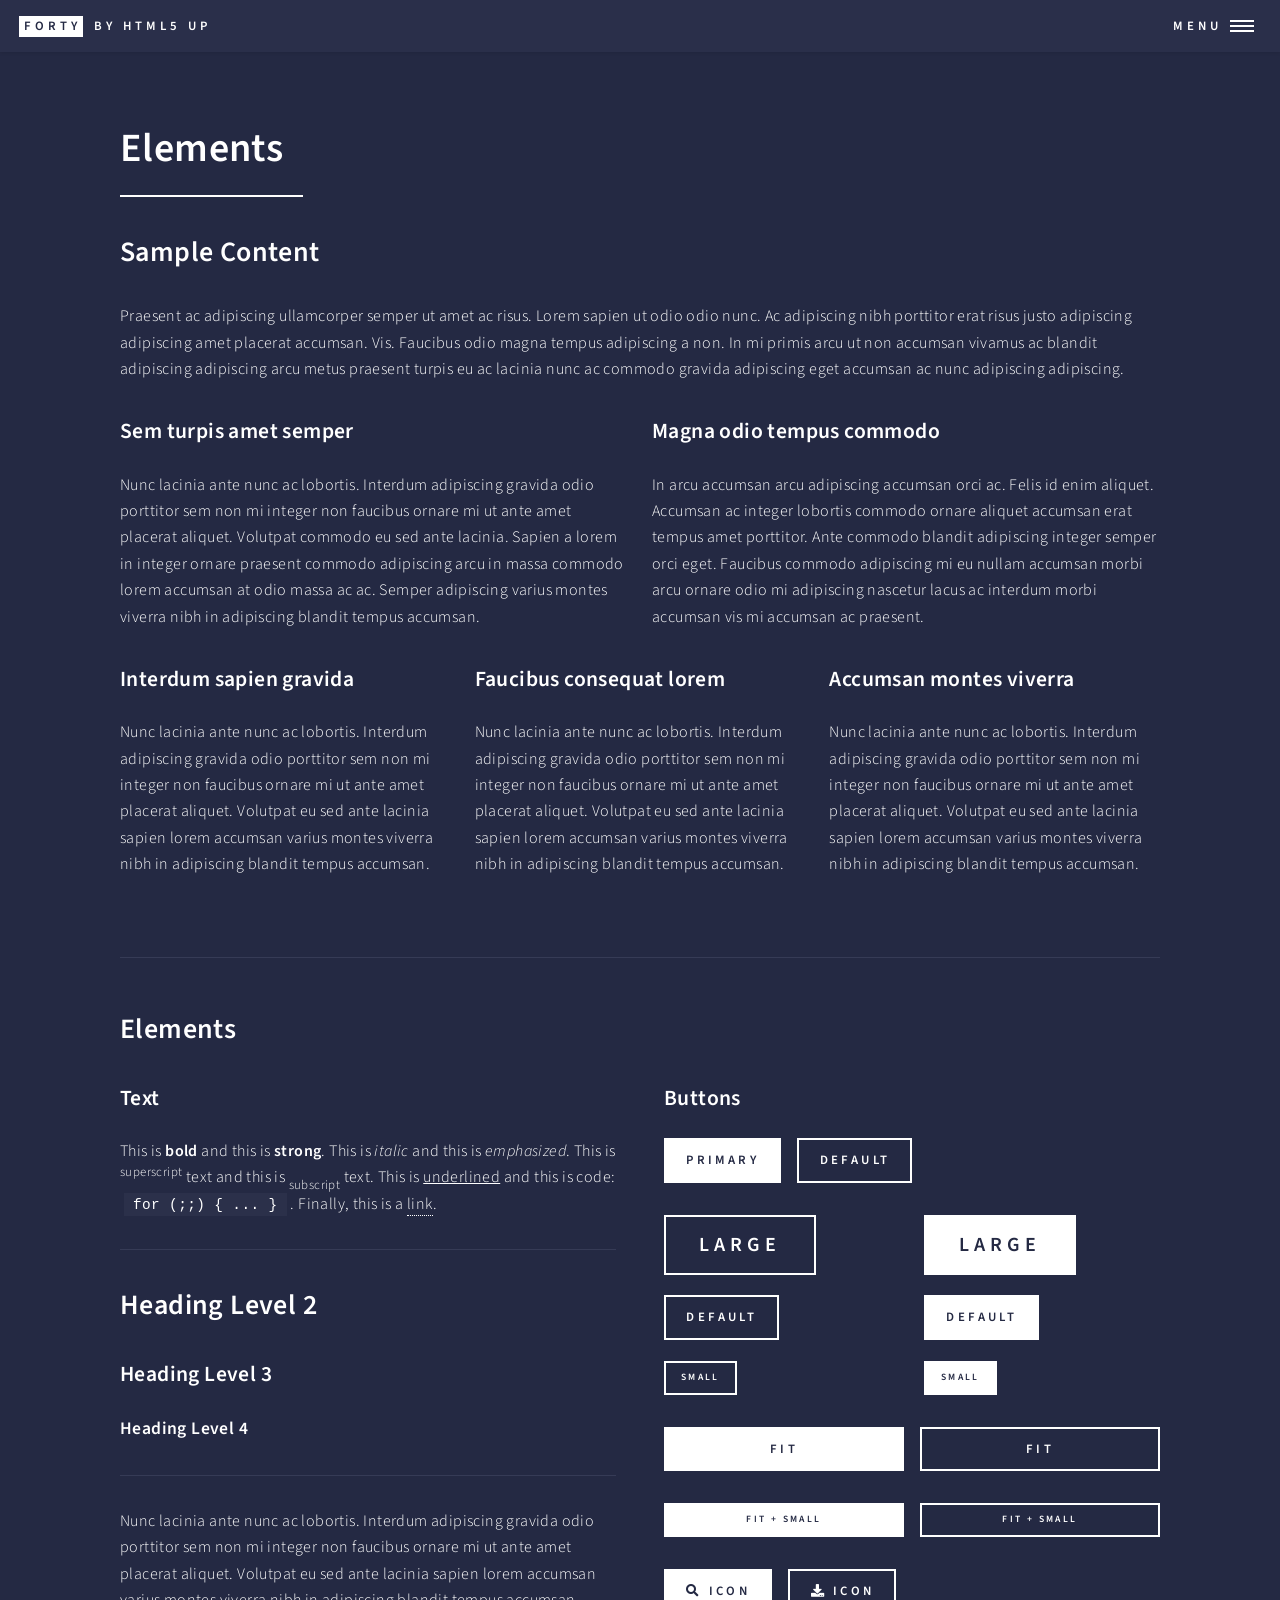
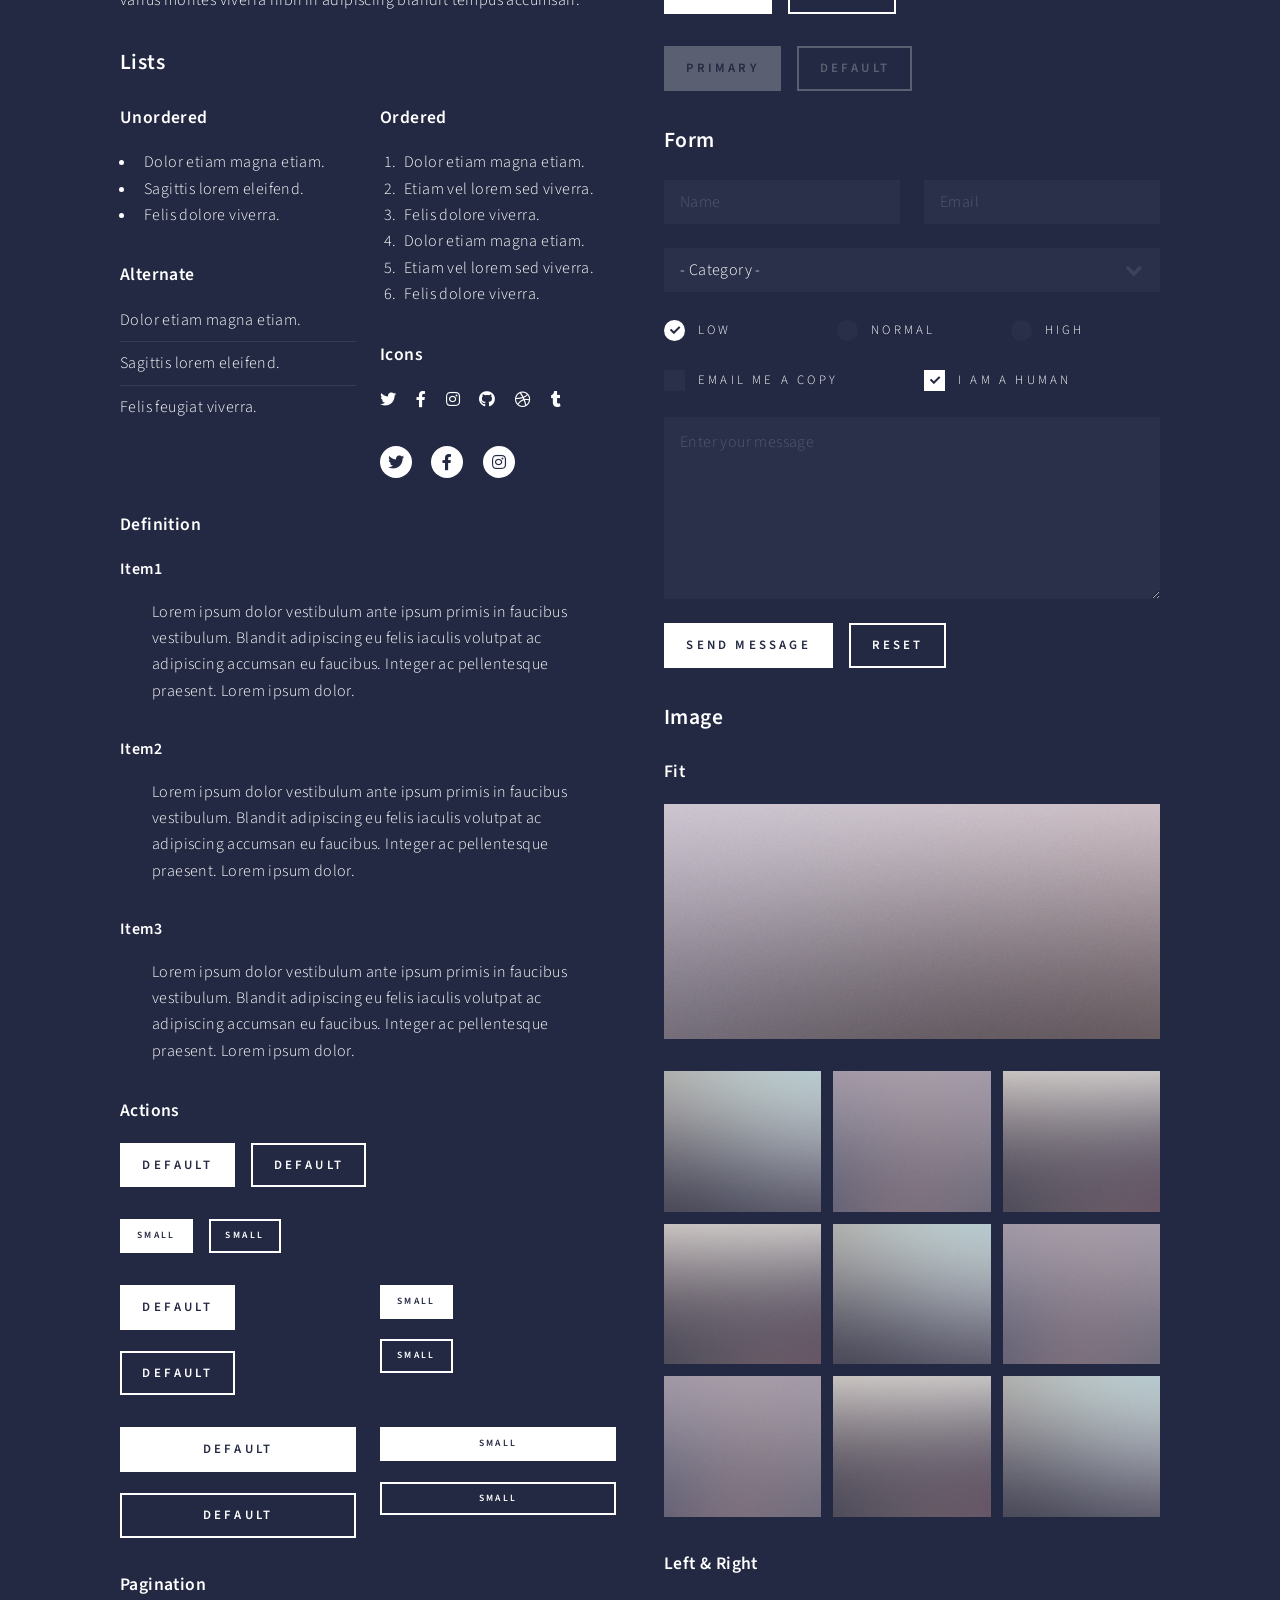
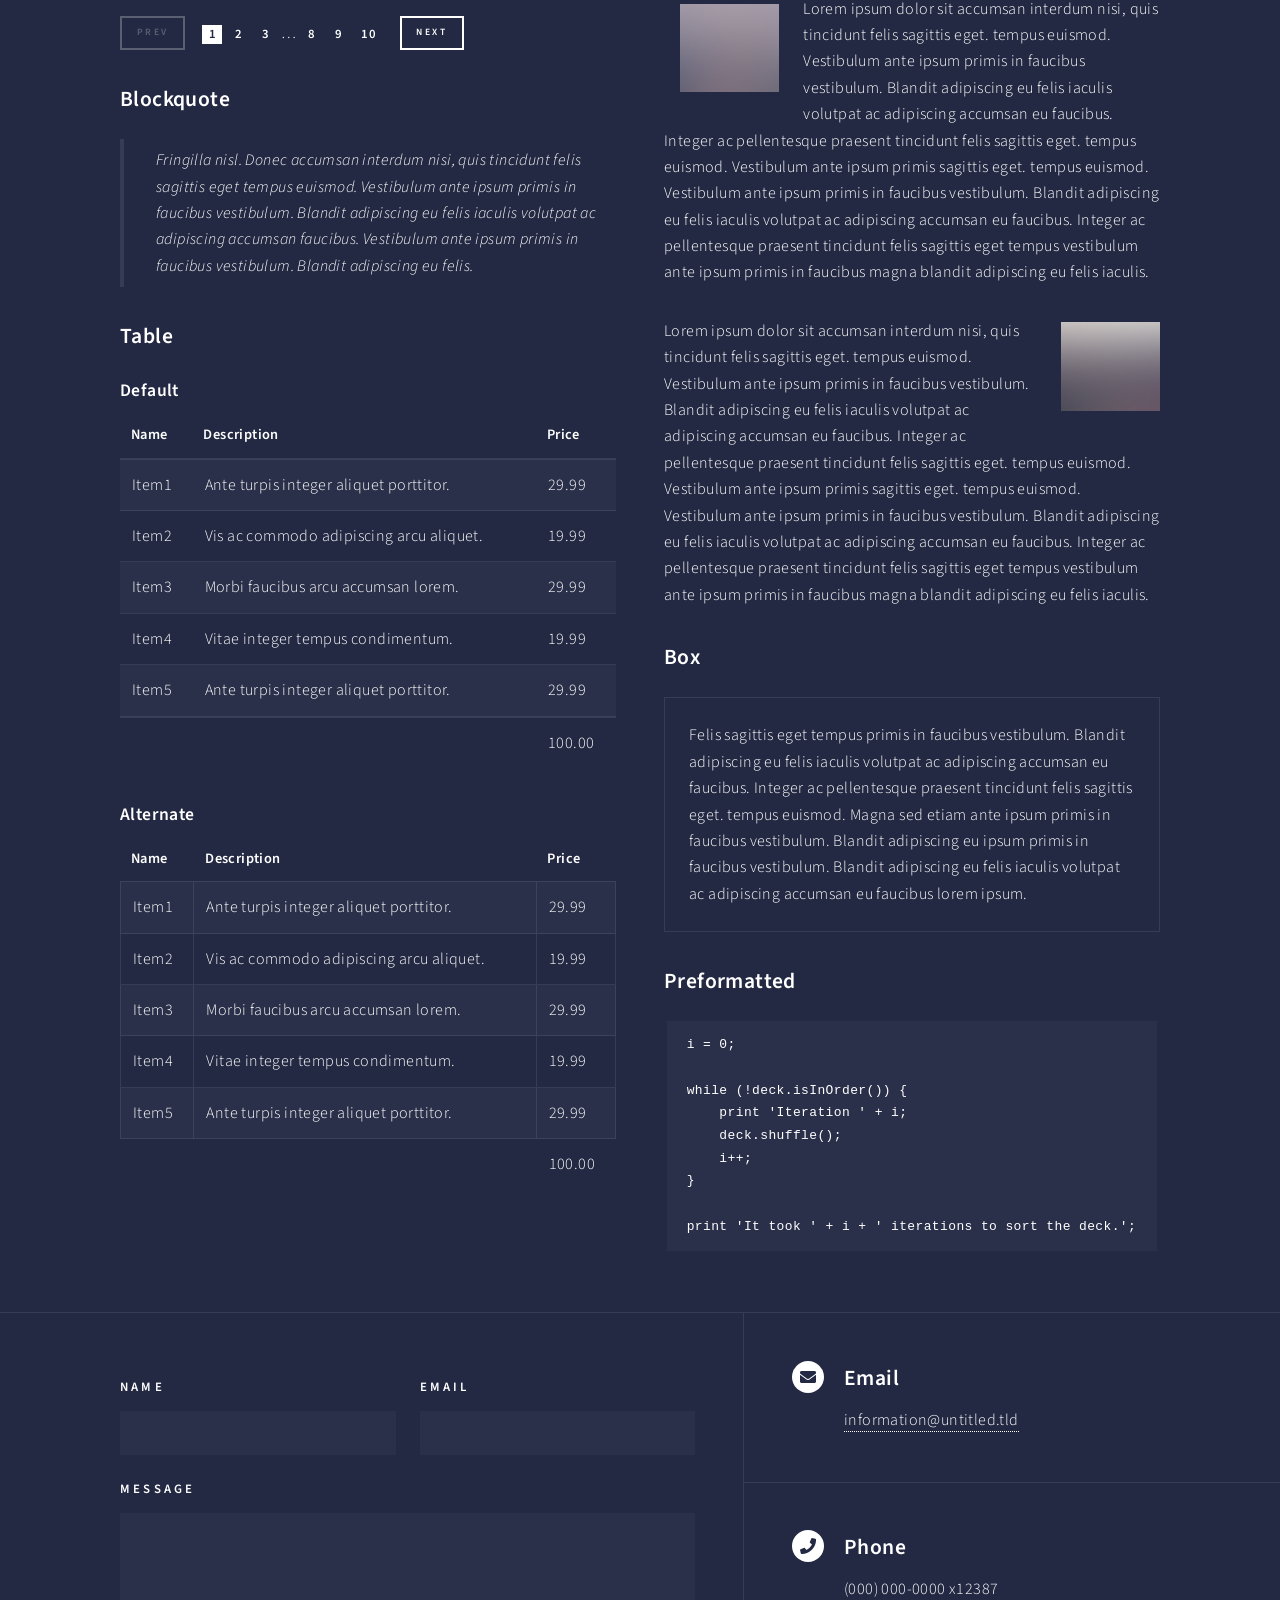
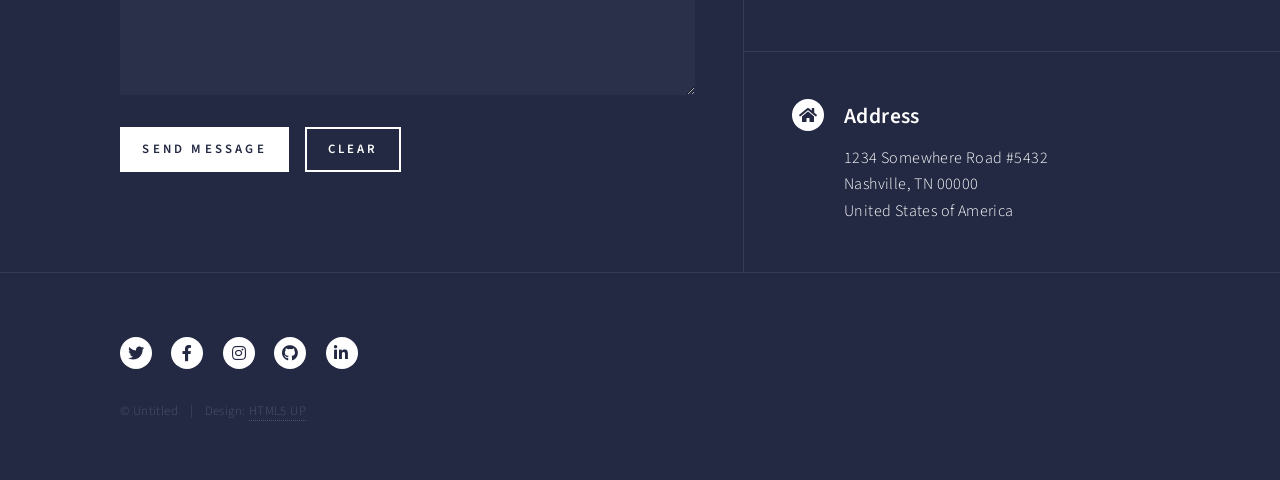
<file: elements.html>
<!DOCTYPE HTML>
<!--
	Forty by HTML5 UP
	html5up.net | @ajlkn
	Free for personal and commercial use under the CCA 3.0 license (html5up.net/license)
-->
<html>
	<head>
		<title>Elements - Forty by HTML5 UP</title>
		<meta charset="utf-8" />
		<meta name="viewport" content="width=device-width, initial-scale=1, user-scalable=no" />
		<link rel="stylesheet" href="assets/css/main.css" />
		<noscript><link rel="stylesheet" href="assets/css/noscript.css" /></noscript>
	</head>
	<body class="is-preload">

		<!-- Wrapper -->
			<div id="wrapper">

				<!-- Header -->
					<header id="header">
						<a href="index.html" class="logo"><strong>Forty</strong> <span>by HTML5 UP</span></a>
						<nav>
							<a href="#menu">Menu</a>
						</nav>
					</header>

				<!-- Menu -->
					<nav id="menu">
						<ul class="links">
							<li><a href="index.html">Home</a></li>
							<li><a href="landing.html">Landing</a></li>
							<li><a href="generic.html">Generic</a></li>
							<li><a href="elements.html">Elements</a></li>
						</ul>
						<ul class="actions stacked">
							<li><a href="#" class="button primary fit">Get Started</a></li>
							<li><a href="#" class="button fit">Log In</a></li>
						</ul>
					</nav>

				<!-- Main -->
					<div id="main" class="alt">

						<!-- One -->
							<section id="one">
								<div class="inner">
									<header class="major">
										<h1>Elements</h1>
									</header>

									<!-- Content -->
										<h2 id="content">Sample Content</h2>
										<p>Praesent ac adipiscing ullamcorper semper ut amet ac risus. Lorem sapien ut odio odio nunc. Ac adipiscing nibh porttitor erat risus justo adipiscing adipiscing amet placerat accumsan. Vis. Faucibus odio magna tempus adipiscing a non. In mi primis arcu ut non accumsan vivamus ac blandit adipiscing adipiscing arcu metus praesent turpis eu ac lacinia nunc ac commodo gravida adipiscing eget accumsan ac nunc adipiscing adipiscing.</p>
										<div class="row">
											<div class="col-6 col-12-small">
												<h3>Sem turpis amet semper</h3>
												<p>Nunc lacinia ante nunc ac lobortis. Interdum adipiscing gravida odio porttitor sem non mi integer non faucibus ornare mi ut ante amet placerat aliquet. Volutpat commodo eu sed ante lacinia. Sapien a lorem in integer ornare praesent commodo adipiscing arcu in massa commodo lorem accumsan at odio massa ac ac. Semper adipiscing varius montes viverra nibh in adipiscing blandit tempus accumsan.</p>
											</div>
											<div class="col-6 col-12-small">
												<h3>Magna odio tempus commodo</h3>
												<p>In arcu accumsan arcu adipiscing accumsan orci ac. Felis id enim aliquet. Accumsan ac integer lobortis commodo ornare aliquet accumsan erat tempus amet porttitor. Ante commodo blandit adipiscing integer semper orci eget. Faucibus commodo adipiscing mi eu nullam accumsan morbi arcu ornare odio mi adipiscing nascetur lacus ac interdum morbi accumsan vis mi accumsan ac praesent.</p>
											</div>
											<!-- Break -->
											<div class="col-4 col-12-medium">
												<h3>Interdum sapien gravida</h3>
												<p>Nunc lacinia ante nunc ac lobortis. Interdum adipiscing gravida odio porttitor sem non mi integer non faucibus ornare mi ut ante amet placerat aliquet. Volutpat eu sed ante lacinia sapien lorem accumsan varius montes viverra nibh in adipiscing blandit tempus accumsan.</p>
											</div>
											<div class="col-4 col-12-medium">
												<h3>Faucibus consequat lorem</h3>
												<p>Nunc lacinia ante nunc ac lobortis. Interdum adipiscing gravida odio porttitor sem non mi integer non faucibus ornare mi ut ante amet placerat aliquet. Volutpat eu sed ante lacinia sapien lorem accumsan varius montes viverra nibh in adipiscing blandit tempus accumsan.</p>
											</div>
											<div class="col-4 col-12-medium">
												<h3>Accumsan montes viverra</h3>
												<p>Nunc lacinia ante nunc ac lobortis. Interdum adipiscing gravida odio porttitor sem non mi integer non faucibus ornare mi ut ante amet placerat aliquet. Volutpat eu sed ante lacinia sapien lorem accumsan varius montes viverra nibh in adipiscing blandit tempus accumsan.</p>
											</div>
										</div>

									<hr class="major" />

									<!-- Elements -->
										<h2 id="elements">Elements</h2>
										<div class="row gtr-200">
											<div class="col-6 col-12-medium">

												<!-- Text stuff -->
													<h3>Text</h3>
													<p>This is <b>bold</b> and this is <strong>strong</strong>. This is <i>italic</i> and this is <em>emphasized</em>.
													This is <sup>superscript</sup> text and this is <sub>subscript</sub> text.
													This is <u>underlined</u> and this is code: <code>for (;;) { ... }</code>.
													Finally, this is a <a href="#">link</a>.</p>
													<hr />
													<h2>Heading Level 2</h2>
													<h3>Heading Level 3</h3>
													<h4>Heading Level 4</h4>
													<hr />
													<p>Nunc lacinia ante nunc ac lobortis. Interdum adipiscing gravida odio porttitor sem non mi integer non faucibus ornare mi ut ante amet placerat aliquet. Volutpat eu sed ante lacinia sapien lorem accumsan varius montes viverra nibh in adipiscing blandit tempus accumsan.</p>

												<!-- Lists -->
													<h3>Lists</h3>
													<div class="row">
														<div class="col-6 col-12-small">

															<h4>Unordered</h4>
															<ul>
																<li>Dolor etiam magna etiam.</li>
																<li>Sagittis lorem eleifend.</li>
																<li>Felis dolore viverra.</li>
															</ul>

															<h4>Alternate</h4>
															<ul class="alt">
																<li>Dolor etiam magna etiam.</li>
																<li>Sagittis lorem eleifend.</li>
																<li>Felis feugiat viverra.</li>
															</ul>

														</div>
														<div class="col-6 col-12-small">

															<h4>Ordered</h4>
															<ol>
																<li>Dolor etiam magna etiam.</li>
																<li>Etiam vel lorem sed viverra.</li>
																<li>Felis dolore viverra.</li>
																<li>Dolor etiam magna etiam.</li>
																<li>Etiam vel lorem sed viverra.</li>
																<li>Felis dolore viverra.</li>
															</ol>

															<h4>Icons</h4>
															<ul class="icons">
																<li><a href="#" class="icon brands fa-twitter"><span class="label">Twitter</span></a></li>
																<li><a href="#" class="icon brands fa-facebook-f"><span class="label">Facebook</span></a></li>
																<li><a href="#" class="icon brands fa-instagram"><span class="label">Instagram</span></a></li>
																<li><a href="#" class="icon brands fa-github"><span class="label">Github</span></a></li>
																<li><a href="#" class="icon brands fa-dribbble"><span class="label">Dribbble</span></a></li>
																<li><a href="#" class="icon brands fa-tumblr"><span class="label">Tumblr</span></a></li>
															</ul>
															<ul class="icons">
																<li><a href="#" class="icon brands alt fa-twitter"><span class="label">Twitter</span></a></li>
																<li><a href="#" class="icon brands alt fa-facebook-f"><span class="label">Facebook</span></a></li>
																<li><a href="#" class="icon brands alt fa-instagram"><span class="label">Instagram</span></a></li>
															</ul>

														</div>
													</div>
													<h4>Definition</h4>
													<dl>
														<dt>Item1</dt>
														<dd>
															<p>Lorem ipsum dolor vestibulum ante ipsum primis in faucibus vestibulum. Blandit adipiscing eu felis iaculis volutpat ac adipiscing accumsan eu faucibus. Integer ac pellentesque praesent. Lorem ipsum dolor.</p>
														</dd>
														<dt>Item2</dt>
														<dd>
															<p>Lorem ipsum dolor vestibulum ante ipsum primis in faucibus vestibulum. Blandit adipiscing eu felis iaculis volutpat ac adipiscing accumsan eu faucibus. Integer ac pellentesque praesent. Lorem ipsum dolor.</p>
														</dd>
														<dt>Item3</dt>
														<dd>
															<p>Lorem ipsum dolor vestibulum ante ipsum primis in faucibus vestibulum. Blandit adipiscing eu felis iaculis volutpat ac adipiscing accumsan eu faucibus. Integer ac pellentesque praesent. Lorem ipsum dolor.</p>
														</dd>
													</dl>

													<h4>Actions</h4>
													<ul class="actions">
														<li><a href="#" class="button primary">Default</a></li>
														<li><a href="#" class="button">Default</a></li>
													</ul>
													<ul class="actions small">
														<li><a href="#" class="button primary small">Small</a></li>
														<li><a href="#" class="button small">Small</a></li>
													</ul>
													<div class="row">
														<div class="col-6 col-12-small">
															<ul class="actions stacked">
																<li><a href="#" class="button primary">Default</a></li>
																<li><a href="#" class="button">Default</a></li>
															</ul>
														</div>
														<div class="col-6 col-12-small">
															<ul class="actions stacked">
																<li><a href="#" class="button primary small">Small</a></li>
																<li><a href="#" class="button small">Small</a></li>
															</ul>
														</div>
														<div class="col-6 col-12-small">
															<ul class="actions stacked">
																<li><a href="#" class="button primary fit">Default</a></li>
																<li><a href="#" class="button fit">Default</a></li>
															</ul>
														</div>
														<div class="col-6 col-12-small">
															<ul class="actions stacked">
																<li><a href="#" class="button primary small fit">Small</a></li>
																<li><a href="#" class="button small fit">Small</a></li>
															</ul>
														</div>
													</div>

													<h4>Pagination</h4>
													<ul class="pagination">
														<li><span class="button small disabled">Prev</span></li>
														<li><a href="#" class="page active">1</a></li>
														<li><a href="#" class="page">2</a></li>
														<li><a href="#" class="page">3</a></li>
														<li><span>&hellip;</span></li>
														<li><a href="#" class="page">8</a></li>
														<li><a href="#" class="page">9</a></li>
														<li><a href="#" class="page">10</a></li>
														<li><a href="#" class="button small">Next</a></li>
													</ul>

												<!-- Blockquote -->
													<h3>Blockquote</h3>
													<blockquote>Fringilla nisl. Donec accumsan interdum nisi, quis tincidunt felis sagittis eget tempus euismod. Vestibulum ante ipsum primis in faucibus vestibulum. Blandit adipiscing eu felis iaculis volutpat ac adipiscing accumsan faucibus. Vestibulum ante ipsum primis in faucibus vestibulum. Blandit adipiscing eu felis.</blockquote>

												<!-- Table -->
													<h3>Table</h3>

													<h4>Default</h4>
													<div class="table-wrapper">
														<table>
															<thead>
																<tr>
																	<th>Name</th>
																	<th>Description</th>
																	<th>Price</th>
																</tr>
															</thead>
															<tbody>
																<tr>
																	<td>Item1</td>
																	<td>Ante turpis integer aliquet porttitor.</td>
																	<td>29.99</td>
																</tr>
																<tr>
																	<td>Item2</td>
																	<td>Vis ac commodo adipiscing arcu aliquet.</td>
																	<td>19.99</td>
																</tr>
																<tr>
																	<td>Item3</td>
																	<td> Morbi faucibus arcu accumsan lorem.</td>
																	<td>29.99</td>
																</tr>
																<tr>
																	<td>Item4</td>
																	<td>Vitae integer tempus condimentum.</td>
																	<td>19.99</td>
																</tr>
																<tr>
																	<td>Item5</td>
																	<td>Ante turpis integer aliquet porttitor.</td>
																	<td>29.99</td>
																</tr>
															</tbody>
															<tfoot>
																<tr>
																	<td colspan="2"></td>
																	<td>100.00</td>
																</tr>
															</tfoot>
														</table>
													</div>

													<h4>Alternate</h4>
													<div class="table-wrapper">
														<table class="alt">
															<thead>
																<tr>
																	<th>Name</th>
																	<th>Description</th>
																	<th>Price</th>
																</tr>
															</thead>
															<tbody>
																<tr>
																	<td>Item1</td>
																	<td>Ante turpis integer aliquet porttitor.</td>
																	<td>29.99</td>
																</tr>
																<tr>
																	<td>Item2</td>
																	<td>Vis ac commodo adipiscing arcu aliquet.</td>
																	<td>19.99</td>
																</tr>
																<tr>
																	<td>Item3</td>
																	<td> Morbi faucibus arcu accumsan lorem.</td>
																	<td>29.99</td>
																</tr>
																<tr>
																	<td>Item4</td>
																	<td>Vitae integer tempus condimentum.</td>
																	<td>19.99</td>
																</tr>
																<tr>
																	<td>Item5</td>
																	<td>Ante turpis integer aliquet porttitor.</td>
																	<td>29.99</td>
																</tr>
															</tbody>
															<tfoot>
																<tr>
																	<td colspan="2"></td>
																	<td>100.00</td>
																</tr>
															</tfoot>
														</table>
													</div>

											</div>
											<div class="col-6 col-12-medium">

												<!-- Buttons -->
													<h3>Buttons</h3>
													<ul class="actions">
														<li><a href="#" class="button primary">Primary</a></li>
														<li><a href="#" class="button">Default</a></li>
													</ul>
													<div class="row">
														<div class="col-6 col-12-xsmall">
															<ul class="actions stacked">
																<li><a href="#" class="button large">Large</a></li>
																<li><a href="#" class="button">Default</a></li>
																<li><a href="#" class="button small">Small</a></li>
															</ul>
														</div>
														<div class="col-6 col-12-xsmall">
															<ul class="actions stacked">
																<li><a href="#" class="button primary large">Large</a></li>
																<li><a href="#" class="button primary">Default</a></li>
																<li><a href="#" class="button primary small">Small</a></li>
															</ul>
														</div>
													</div>
													<ul class="actions fit">
														<li><a href="#" class="button primary fit">Fit</a></li>
														<li><a href="#" class="button fit">Fit</a></li>
													</ul>
													<ul class="actions fit small">
														<li><a href="#" class="button primary fit small">Fit + Small</a></li>
														<li><a href="#" class="button fit small">Fit + Small</a></li>
													</ul>
													<ul class="actions">
														<li><a href="#" class="button primary icon solid fa-search">Icon</a></li>
														<li><a href="#" class="button icon solid fa-download">Icon</a></li>
													</ul>
													<ul class="actions">
														<li><span class="button primary disabled">Primary</span></li>
														<li><span class="button disabled">Default</span></li>
													</ul>

												<!-- Form -->
													<h3>Form</h3>

													<form method="post" action="#">
														<div class="row gtr-uniform">
															<div class="col-6 col-12-xsmall">
																<input type="text" name="demo-name" id="demo-name" value="" placeholder="Name" />
															</div>
															<div class="col-6 col-12-xsmall">
																<input type="email" name="demo-email" id="demo-email" value="" placeholder="Email" />
															</div>
															<!-- Break -->
															<div class="col-12">
																<select name="demo-category" id="demo-category">
																	<option value="">- Category -</option>
																	<option value="1">Manufacturing</option>
																	<option value="1">Shipping</option>
																	<option value="1">Administration</option>
																	<option value="1">Human Resources</option>
																</select>
															</div>
															<!-- Break -->
															<div class="col-4 col-12-small">
																<input type="radio" id="demo-priority-low" name="demo-priority" checked>
																<label for="demo-priority-low">Low</label>
															</div>
															<div class="col-4 col-12-small">
																<input type="radio" id="demo-priority-normal" name="demo-priority">
																<label for="demo-priority-normal">Normal</label>
															</div>
															<div class="col-4 col-12-small">
																<input type="radio" id="demo-priority-high" name="demo-priority">
																<label for="demo-priority-high">High</label>
															</div>
															<!-- Break -->
															<div class="col-6 col-12-small">
																<input type="checkbox" id="demo-copy" name="demo-copy">
																<label for="demo-copy">Email me a copy</label>
															</div>
															<div class="col-6 col-12-small">
																<input type="checkbox" id="demo-human" name="demo-human" checked>
																<label for="demo-human">I am a human</label>
															</div>
															<!-- Break -->
															<div class="col-12">
																<textarea name="demo-message" id="demo-message" placeholder="Enter your message" rows="6"></textarea>
															</div>
															<!-- Break -->
															<div class="col-12">
																<ul class="actions">
																	<li><input type="submit" value="Send Message" class="primary" /></li>
																	<li><input type="reset" value="Reset" /></li>
																</ul>
															</div>
														</div>
													</form>

												<!-- Image -->
													<h3>Image</h3>

													<h4>Fit</h4>
													<span class="image fit"><img src="images/pic03.jpg" alt="" /></span>
													<div class="box alt">
														<div class="row gtr-50 gtr-uniform">
															<div class="col-4"><span class="image fit"><img src="images/pic08.jpg" alt="" /></span></div>
															<div class="col-4"><span class="image fit"><img src="images/pic09.jpg" alt="" /></span></div>
															<div class="col-4"><span class="image fit"><img src="images/pic10.jpg" alt="" /></span></div>
															<!-- Break -->
															<div class="col-4"><span class="image fit"><img src="images/pic10.jpg" alt="" /></span></div>
															<div class="col-4"><span class="image fit"><img src="images/pic08.jpg" alt="" /></span></div>
															<div class="col-4"><span class="image fit"><img src="images/pic09.jpg" alt="" /></span></div>
															<!-- Break -->
															<div class="col-4"><span class="image fit"><img src="images/pic09.jpg" alt="" /></span></div>
															<div class="col-4"><span class="image fit"><img src="images/pic10.jpg" alt="" /></span></div>
															<div class="col-4"><span class="image fit"><img src="images/pic08.jpg" alt="" /></span></div>
														</div>
													</div>

													<h4>Left &amp; Right</h4>
													<p><span class="image left"><img src="images/pic09.jpg" alt="" /></span>Lorem ipsum dolor sit accumsan interdum nisi, quis tincidunt felis sagittis eget. tempus euismod. Vestibulum ante ipsum primis in faucibus vestibulum. Blandit adipiscing eu felis iaculis volutpat ac adipiscing accumsan eu faucibus. Integer ac pellentesque praesent tincidunt felis sagittis eget. tempus euismod. Vestibulum ante ipsum primis sagittis eget. tempus euismod. Vestibulum ante ipsum primis in faucibus vestibulum. Blandit adipiscing eu felis iaculis volutpat ac adipiscing accumsan eu faucibus. Integer ac pellentesque praesent tincidunt felis sagittis eget tempus vestibulum ante ipsum primis in faucibus magna blandit adipiscing eu felis iaculis.</p>
													<p><span class="image right"><img src="images/pic10.jpg" alt="" /></span>Lorem ipsum dolor sit accumsan interdum nisi, quis tincidunt felis sagittis eget. tempus euismod. Vestibulum ante ipsum primis in faucibus vestibulum. Blandit adipiscing eu felis iaculis volutpat ac adipiscing accumsan eu faucibus. Integer ac pellentesque praesent tincidunt felis sagittis eget. tempus euismod. Vestibulum ante ipsum primis sagittis eget. tempus euismod. Vestibulum ante ipsum primis in faucibus vestibulum. Blandit adipiscing eu felis iaculis volutpat ac adipiscing accumsan eu faucibus. Integer ac pellentesque praesent tincidunt felis sagittis eget tempus vestibulum ante ipsum primis in faucibus magna blandit adipiscing eu felis iaculis.</p>

												<!-- Box -->
													<h3>Box</h3>
													<div class="box">
														<p>Felis sagittis eget tempus primis in faucibus vestibulum. Blandit adipiscing eu felis iaculis volutpat ac adipiscing accumsan eu faucibus. Integer ac pellentesque praesent tincidunt felis sagittis eget. tempus euismod. Magna sed etiam ante ipsum primis in faucibus vestibulum. Blandit adipiscing eu ipsum primis in faucibus vestibulum. Blandit adipiscing eu felis iaculis volutpat ac adipiscing accumsan eu faucibus lorem ipsum.</p>
													</div>

												<!-- Preformatted Code -->
													<h3>Preformatted</h3>
													<pre><code>i = 0;

while (!deck.isInOrder()) {
    print 'Iteration ' + i;
    deck.shuffle();
    i++;
}

print 'It took ' + i + ' iterations to sort the deck.';
</code></pre>

											</div>
										</div>

								</div>
							</section>

					</div>

				<!-- Contact -->
					<section id="contact">
						<div class="inner">
							<section>
								<form method="post" action="#">
									<div class="fields">
										<div class="field half">
											<label for="name">Name</label>
											<input type="text" name="name" id="name" />
										</div>
										<div class="field half">
											<label for="email">Email</label>
											<input type="text" name="email" id="email" />
										</div>
										<div class="field">
											<label for="message">Message</label>
											<textarea name="message" id="message" rows="6"></textarea>
										</div>
									</div>
									<ul class="actions">
										<li><input type="submit" value="Send Message" class="primary" /></li>
										<li><input type="reset" value="Clear" /></li>
									</ul>
								</form>
							</section>
							<section class="split">
								<section>
									<div class="contact-method">
										<span class="icon solid alt fa-envelope"></span>
										<h3>Email</h3>
										<a href="#">information@untitled.tld</a>
									</div>
								</section>
								<section>
									<div class="contact-method">
										<span class="icon solid alt fa-phone"></span>
										<h3>Phone</h3>
										<span>(000) 000-0000 x12387</span>
									</div>
								</section>
								<section>
									<div class="contact-method">
										<span class="icon solid alt fa-home"></span>
										<h3>Address</h3>
										<span>1234 Somewhere Road #5432<br />
										Nashville, TN 00000<br />
										United States of America</span>
									</div>
								</section>
							</section>
						</div>
					</section>

				<!-- Footer -->
					<footer id="footer">
						<div class="inner">
							<ul class="icons">
								<li><a href="#" class="icon brands alt fa-twitter"><span class="label">Twitter</span></a></li>
								<li><a href="#" class="icon brands alt fa-facebook-f"><span class="label">Facebook</span></a></li>
								<li><a href="#" class="icon brands alt fa-instagram"><span class="label">Instagram</span></a></li>
								<li><a href="#" class="icon brands alt fa-github"><span class="label">GitHub</span></a></li>
								<li><a href="#" class="icon brands alt fa-linkedin-in"><span class="label">LinkedIn</span></a></li>
							</ul>
							<ul class="copyright">
								<li>&copy; Untitled</li><li>Design: <a href="https://html5up.net">HTML5 UP</a></li>
							</ul>
						</div>
					</footer>

			</div>

		<!-- Scripts -->
			<script src="assets/js/jquery.min.js"></script>
			<script src="assets/js/jquery.scrolly.min.js"></script>
			<script src="assets/js/jquery.scrollex.min.js"></script>
			<script src="assets/js/browser.min.js"></script>
			<script src="assets/js/breakpoints.min.js"></script>
			<script src="assets/js/util.js"></script>
			<script src="assets/js/main.js"></script>

	</body>
</html>
</file>
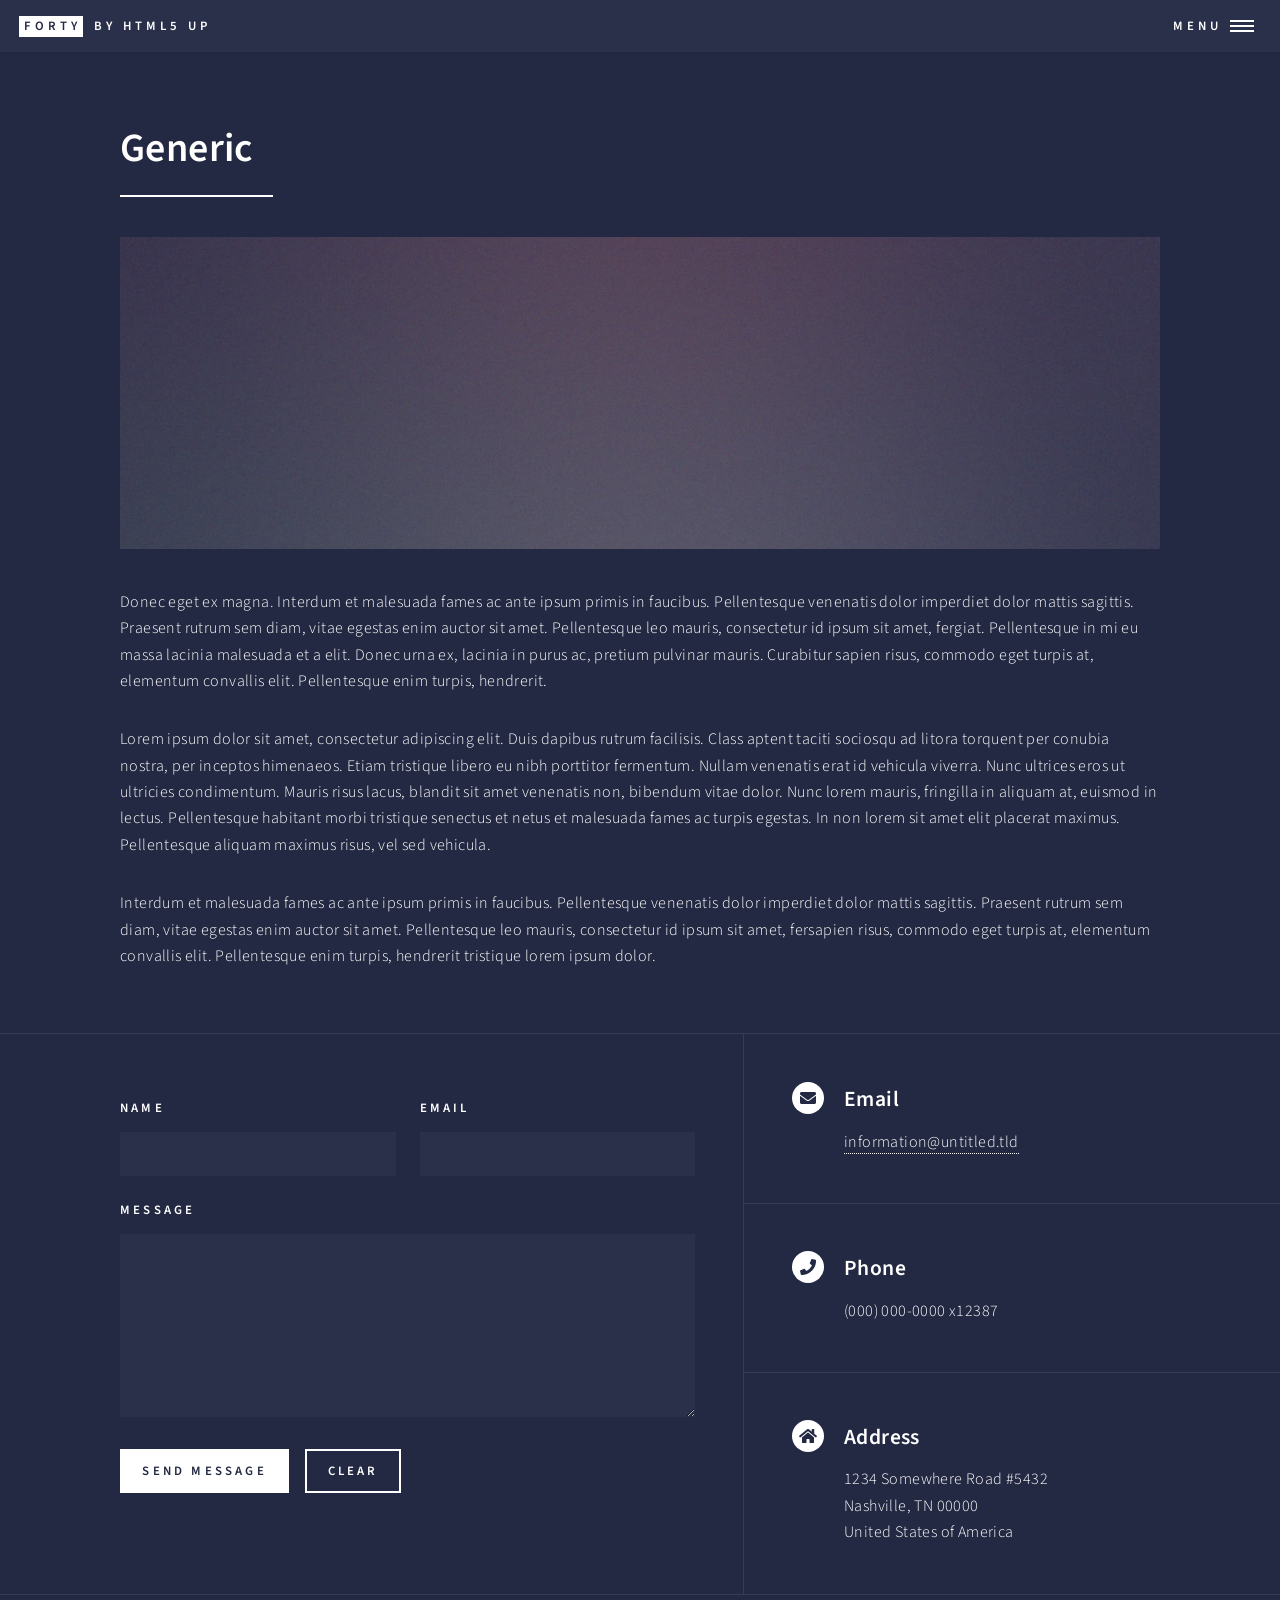
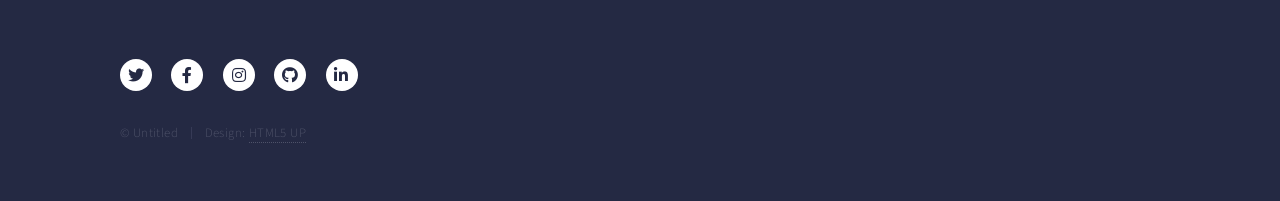
<file: generic.html>
<!DOCTYPE HTML>
<!--
	Forty by HTML5 UP
	html5up.net | @ajlkn
	Free for personal and commercial use under the CCA 3.0 license (html5up.net/license)
-->
<html>
	<head>
		<title>Generic - Forty by HTML5 UP</title>
		<meta charset="utf-8" />
		<meta name="viewport" content="width=device-width, initial-scale=1, user-scalable=no" />
		<link rel="stylesheet" href="assets/css/main.css" />
		<noscript><link rel="stylesheet" href="assets/css/noscript.css" /></noscript>
	</head>
	<body class="is-preload">

		<!-- Wrapper -->
			<div id="wrapper">

				<!-- Header -->
					<header id="header">
						<a href="index.html" class="logo"><strong>Forty</strong> <span>by HTML5 UP</span></a>
						<nav>
							<a href="#menu">Menu</a>
						</nav>
					</header>

				<!-- Menu -->
					<nav id="menu">
						<ul class="links">
							<li><a href="index.html">Home</a></li>
							<li><a href="landing.html">Landing</a></li>
							<li><a href="generic.html">Generic</a></li>
							<li><a href="elements.html">Elements</a></li>
						</ul>
						<ul class="actions stacked">
							<li><a href="#" class="button primary fit">Get Started</a></li>
							<li><a href="#" class="button fit">Log In</a></li>
						</ul>
					</nav>

				<!-- Main -->
					<div id="main" class="alt">

						<!-- One -->
							<section id="one">
								<div class="inner">
									<header class="major">
										<h1>Generic</h1>
									</header>
									<span class="image main"><img src="images/pic11.jpg" alt="" /></span>
									<p>Donec eget ex magna. Interdum et malesuada fames ac ante ipsum primis in faucibus. Pellentesque venenatis dolor imperdiet dolor mattis sagittis. Praesent rutrum sem diam, vitae egestas enim auctor sit amet. Pellentesque leo mauris, consectetur id ipsum sit amet, fergiat. Pellentesque in mi eu massa lacinia malesuada et a elit. Donec urna ex, lacinia in purus ac, pretium pulvinar mauris. Curabitur sapien risus, commodo eget turpis at, elementum convallis elit. Pellentesque enim turpis, hendrerit.</p>
									<p>Lorem ipsum dolor sit amet, consectetur adipiscing elit. Duis dapibus rutrum facilisis. Class aptent taciti sociosqu ad litora torquent per conubia nostra, per inceptos himenaeos. Etiam tristique libero eu nibh porttitor fermentum. Nullam venenatis erat id vehicula viverra. Nunc ultrices eros ut ultricies condimentum. Mauris risus lacus, blandit sit amet venenatis non, bibendum vitae dolor. Nunc lorem mauris, fringilla in aliquam at, euismod in lectus. Pellentesque habitant morbi tristique senectus et netus et malesuada fames ac turpis egestas. In non lorem sit amet elit placerat maximus. Pellentesque aliquam maximus risus, vel sed vehicula.</p>
									<p>Interdum et malesuada fames ac ante ipsum primis in faucibus. Pellentesque venenatis dolor imperdiet dolor mattis sagittis. Praesent rutrum sem diam, vitae egestas enim auctor sit amet. Pellentesque leo mauris, consectetur id ipsum sit amet, fersapien risus, commodo eget turpis at, elementum convallis elit. Pellentesque enim turpis, hendrerit tristique lorem ipsum dolor.</p>
								</div>
							</section>

					</div>

				<!-- Contact -->
					<section id="contact">
						<div class="inner">
							<section>
								<form method="post" action="#">
									<div class="fields">
										<div class="field half">
											<label for="name">Name</label>
											<input type="text" name="name" id="name" />
										</div>
										<div class="field half">
											<label for="email">Email</label>
											<input type="text" name="email" id="email" />
										</div>
										<div class="field">
											<label for="message">Message</label>
											<textarea name="message" id="message" rows="6"></textarea>
										</div>
									</div>
									<ul class="actions">
										<li><input type="submit" value="Send Message" class="primary" /></li>
										<li><input type="reset" value="Clear" /></li>
									</ul>
								</form>
							</section>
							<section class="split">
								<section>
									<div class="contact-method">
										<span class="icon solid alt fa-envelope"></span>
										<h3>Email</h3>
										<a href="#">information@untitled.tld</a>
									</div>
								</section>
								<section>
									<div class="contact-method">
										<span class="icon solid alt fa-phone"></span>
										<h3>Phone</h3>
										<span>(000) 000-0000 x12387</span>
									</div>
								</section>
								<section>
									<div class="contact-method">
										<span class="icon solid alt fa-home"></span>
										<h3>Address</h3>
										<span>1234 Somewhere Road #5432<br />
										Nashville, TN 00000<br />
										United States of America</span>
									</div>
								</section>
							</section>
						</div>
					</section>

				<!-- Footer -->
					<footer id="footer">
						<div class="inner">
							<ul class="icons">
								<li><a href="#" class="icon brands alt fa-twitter"><span class="label">Twitter</span></a></li>
								<li><a href="#" class="icon brands alt fa-facebook-f"><span class="label">Facebook</span></a></li>
								<li><a href="#" class="icon brands alt fa-instagram"><span class="label">Instagram</span></a></li>
								<li><a href="#" class="icon brands alt fa-github"><span class="label">GitHub</span></a></li>
								<li><a href="#" class="icon brands alt fa-linkedin-in"><span class="label">LinkedIn</span></a></li>
							</ul>
							<ul class="copyright">
								<li>&copy; Untitled</li><li>Design: <a href="https://html5up.net">HTML5 UP</a></li>
							</ul>
						</div>
					</footer>

			</div>

		<!-- Scripts -->
			<script src="assets/js/jquery.min.js"></script>
			<script src="assets/js/jquery.scrolly.min.js"></script>
			<script src="assets/js/jquery.scrollex.min.js"></script>
			<script src="assets/js/browser.min.js"></script>
			<script src="assets/js/breakpoints.min.js"></script>
			<script src="assets/js/util.js"></script>
			<script src="assets/js/main.js"></script>

	</body>
</html>
</file>
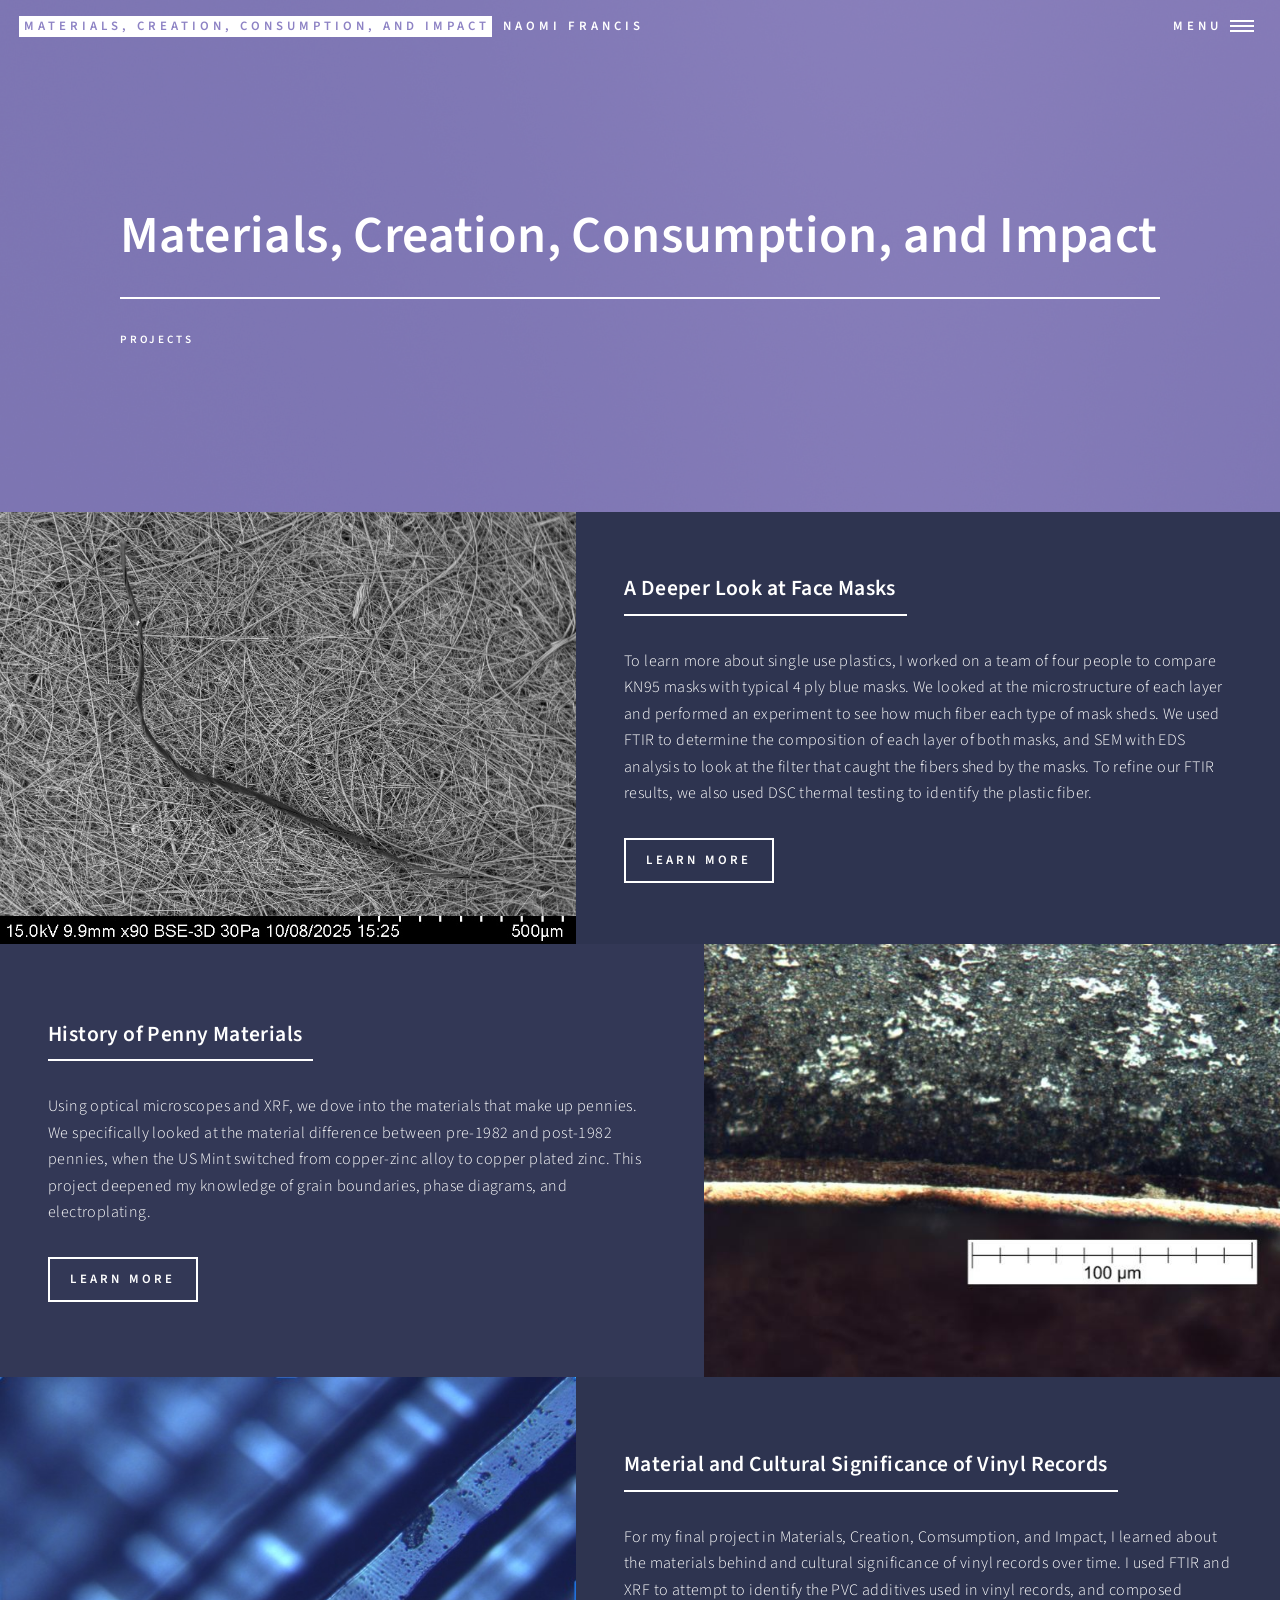
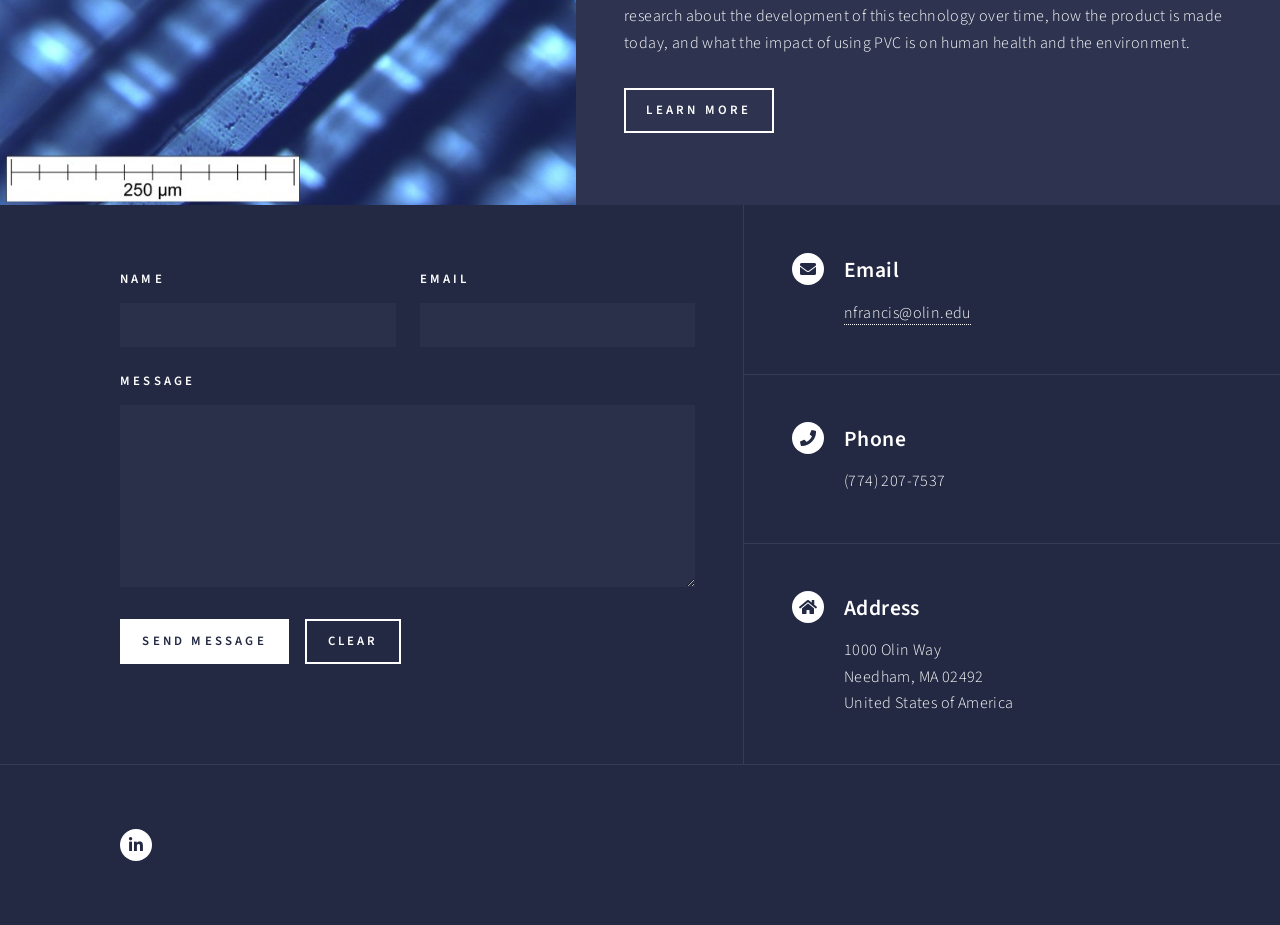
<file: mcci.html>
<!DOCTYPE HTML>
<!--
	Forty by HTML5 UP
	html5up.net | @ajlkn
	Free for personal and commercial use under the CCA 3.0 license (html5up.net/license)
-->
<html>
	<head>
		<title>MCCI Projects - Naomi Francis</title>
		<meta charset="utf-8" />
		<meta name="viewport" content="width=device-width, initial-scale=1, user-scalable=no" />
		<link rel="stylesheet" href="assets/css/main.css" />
		<noscript><link rel="stylesheet" href="assets/css/noscript.css" /></noscript>
	</head>
	<body class="is-preload">

		<!-- Wrapper -->
			<div id="wrapper">

				<!-- Header -->
				<!-- Note: The "styleN" class below should match that of the banner element. -->
					<header id="header" class="alt style2">
						<a href="index.html" class="logo"><strong>Materials, Creation, Consumption, and Impact</strong> <span>Naomi Francis</span></a>
						<nav>
							<a href="#menu">Menu</a>
						</nav>
					</header>

				<!-- Menu -->
					<nav id="menu">
						<ul class="links">
							<li><a href="index.html">Home</a></li>
							<li><a href="projects.html">Projects</a></li>
							<li><a href="coursework.html">Coursework</a></li>
						</ul>
						<ul class="actions stacked">
							<li><a href="mailto:nfrancis@olin.edu" class="button primary fit">Contact Me</a></li>
						</ul>
					</nav>

				<!-- Banner -->
				<!-- Note: The "styleN" class below should match that of the header element. -->
					<section id="banner" class="style2">
						<div class="inner">
							<span class="image">
								<img src="images/pic07.jpg" alt="" />
							</span>
							<header class="major">
								<h1>Materials, Creation, Consumption, and Impact</h1>
							</header>
							<div class="content">
								<p>Projects</p>
							</div>
						</div>
					</section>

				<!-- Main -->
					<div id="main">
						<!-- Two -->
							<section id="two" class="spotlights">
								<section>
									<a href="https://docs.google.com/document/d/1tkEoHf3R5J136XdsPXiWCSBF6B-9ktUjGVfYHo4RK2c/edit?usp=sharingl" class="image">
										<img src="images/blue_mask_fiber.jpg" alt="" data-position="center center" />
									</a>
									<div class="content">
										<div class="inner">
											<header class="major">
												<h3>A Deeper Look at Face Masks</h3>
											</header>
											<p>To learn more about single use plastics, I worked on a team of four people to compare KN95 masks with typical 4 ply 
												blue masks. We looked at the microstructure of each layer and performed an experiment to see how much fiber each type of mask
												sheds. We used FTIR to determine the composition of each layer of both masks, and SEM with EDS analysis to look at the filter 
												that caught the fibers shed by the masks. To refine our FTIR results, we also used DSC thermal testing to identify the plastic fiber.
											</p>
											<ul class="actions">
												<li><a href="https://docs.google.com/document/d/1tkEoHf3R5J136XdsPXiWCSBF6B-9ktUjGVfYHo4RK2c/edit?usp=sharingl" class="button">Learn more</a></li>
											</ul>
										</div>
									</div>
								</section>
								<section>
									<a href="https://youtu.be/gDUNk65VTWQ?si=NzNGindIgG9KcC4H" class="image">
										<img src="images\penny_micro_image.jpg" alt="" data-position="top center" />
									</a>
									<div class="content">
										<div class="inner">
											<header class="major">
												<h3>History of Penny Materials</h3>
											</header>
											<p>Using optical microscopes and XRF, we dove into the materials that make up pennies. We specifically looked at the material difference between pre-1982 and post-1982 pennies, when the US Mint switched from copper-zinc alloy to copper plated zinc. This project deepened my knowledge of grain boundaries, phase diagrams, and electroplating.</p>
											<ul class="actions">
												<li><a href="https://youtu.be/gDUNk65VTWQ?si=NzNGindIgG9KcC4H" class="button">Learn more</a></li>
											</ul>
										</div>
									</div>
								</section>
								<section>
									<a href="https://docs.google.com/document/d/1EGY87ok5o61FDHd1rfmepEywa2LD8cT0zXSQd4WfyVI/edit?usp=sharing" class="image">
										<img src="images/mcci_home.jpg" alt="" data-position="25% 25%" />
									</a>
									<div class="content">
										<div class="inner">
											<header class="major">
												<h3>Material and Cultural Significance of Vinyl Records</h3>
											</header>
											<p>For my final project in Materials, Creation, Comsumption, and Impact, I learned about the materials behind and cultural significance of vinyl records over time. I used FTIR and XRF to attempt to identify the PVC additives used in vinyl records, and composed research about the development of this technology over time, how the product is made today, and what the impact of using PVC is on human health and the environment.
											</p>
											<ul class="actions">
												<li><a href="https://docs.google.com/document/d/1EGY87ok5o61FDHd1rfmepEywa2LD8cT0zXSQd4WfyVI/edit?usp=sharing" class="button">Learn more</a></li>
											</ul>
										</div>
									</div>
								</section>
							</section>
					</div>

				<!-- Contact -->
					<section id="contact">
						<div class="inner">
							<section>
								<form method="post" action="https://formspree.io/f/xkogjvvo">
									<div class="fields">
										<div class="field half">
											<label for="name">Name</label>
											<input type="text" name="name" id="name" />
										</div>
										<div class="field half">
											<label for="email">Email</label>
											<input type="text" name="email" id="email" />
										</div>
										<div class="field">
											<label for="message">Message</label>
											<textarea name="message" id="message" rows="6"></textarea>
										</div>
									</div>
									<ul class="actions">
										<li><input type="submit" value="Send Message" class="primary" /></li>
										<li><input type="reset" value="Clear" /></li>
									</ul>
								</form>
							</section>
							<section class="split">
								<section>
									<div class="contact-method">
										<span class="icon solid alt fa-envelope"></span>
										<h3>Email</h3>
										<a href="mailto:nfrancis@olin.edu">nfrancis@olin.edu</a>
									</div>
								</section>
								<section>
									<div class="contact-method">
										<span class="icon solid alt fa-phone"></span>
										<h3>Phone</h3>
										<span>(774) 207-7537</span>
									</div>
								</section>
								<section>
									<div class="contact-method">
										<span class="icon solid alt fa-home"></span>
										<h3>Address</h3>
										<span>1000 Olin Way<br />
										Needham, MA 02492<br />
										United States of America</span>
									</div>
								</section>
							</section>
						</div>
					</section>

				<!-- Footer -->
					<footer id="footer">
						<div class="inner">
							<ul class="icons">
								<li><a href="https://www.linkedin.com/in/naomi-francis-53408a328/" class="icon brands alt fa-linkedin-in"><span class="label">LinkedIn</span></a></li>
							</ul>
							
						</div>
					</footer>

			</div>

		<!-- Scripts -->
			<script src="assets/js/jquery.min.js"></script>
			<script src="assets/js/jquery.scrolly.min.js"></script>
			<script src="assets/js/jquery.scrollex.min.js"></script>
			<script src="assets/js/browser.min.js"></script>
			<script src="assets/js/breakpoints.min.js"></script>
			<script src="assets/js/util.js"></script>
			<script src="assets/js/main.js"></script>

	</body>
</html>
</file>
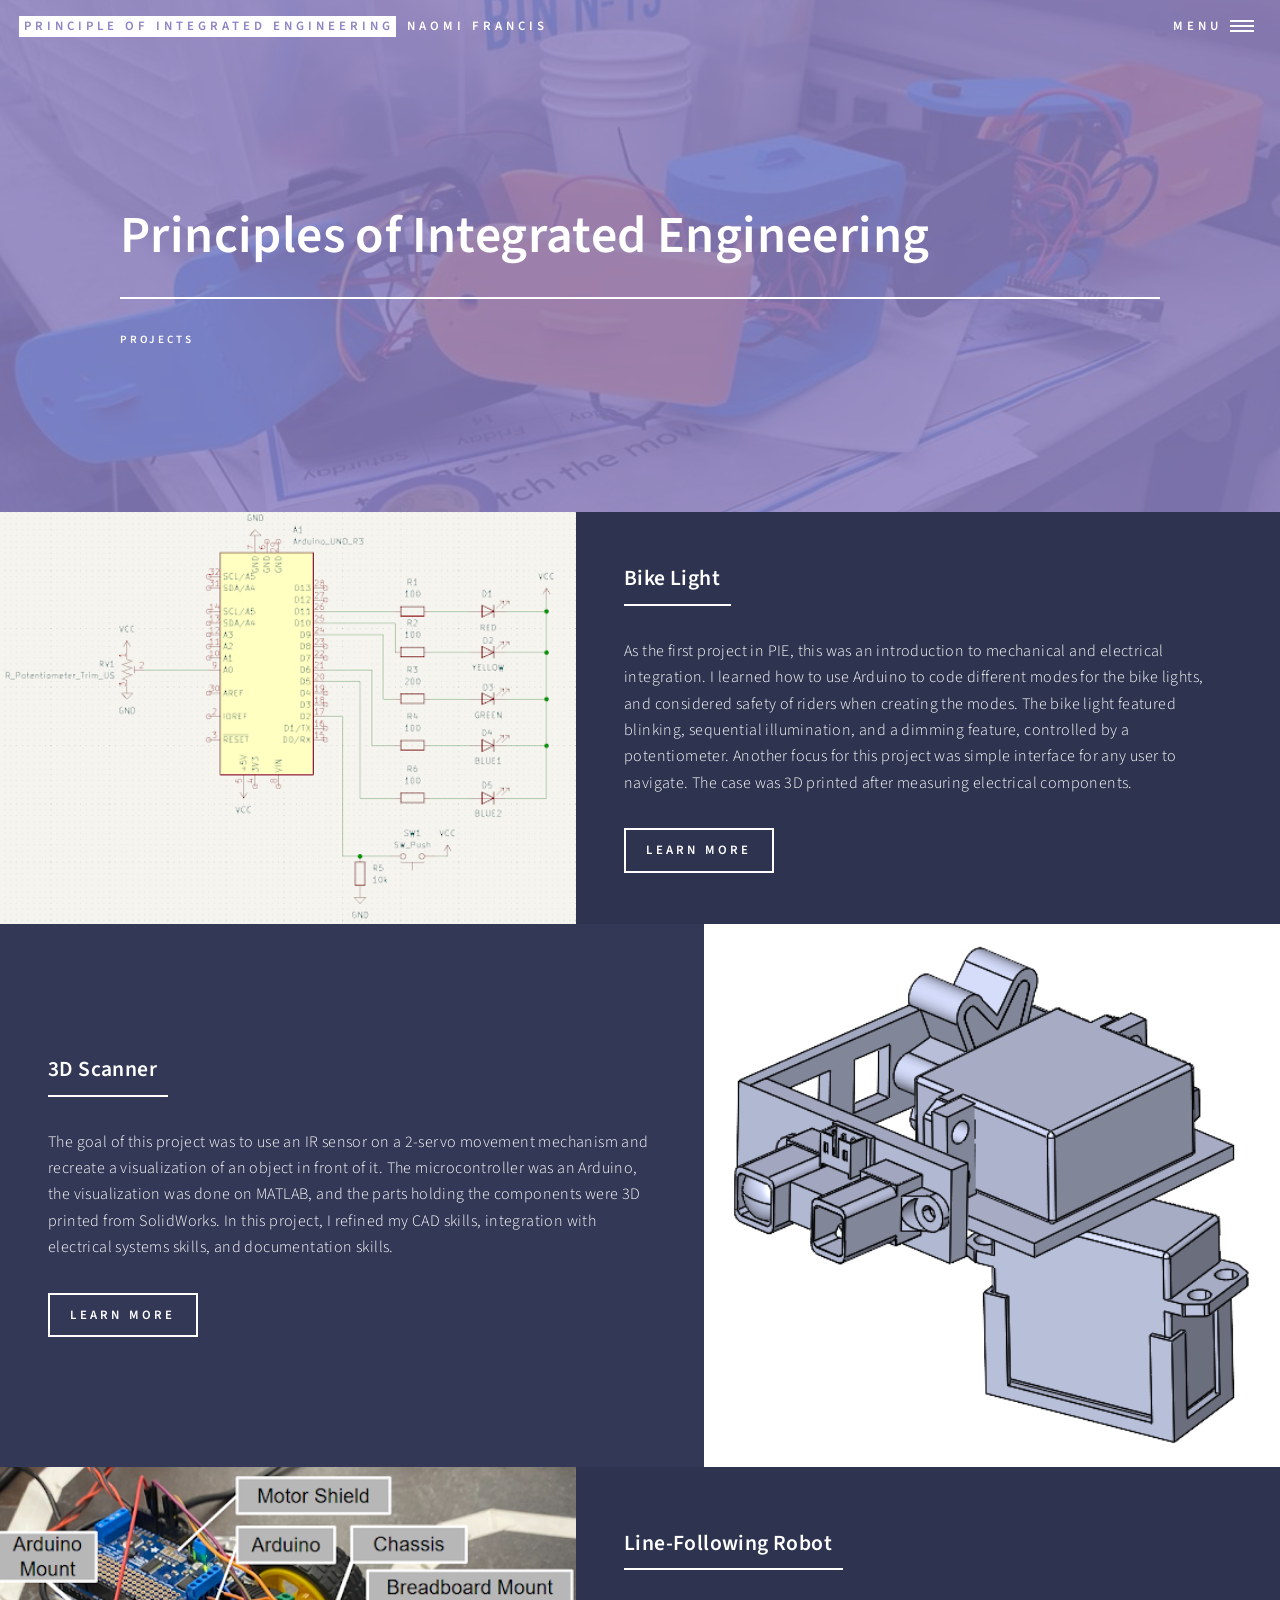
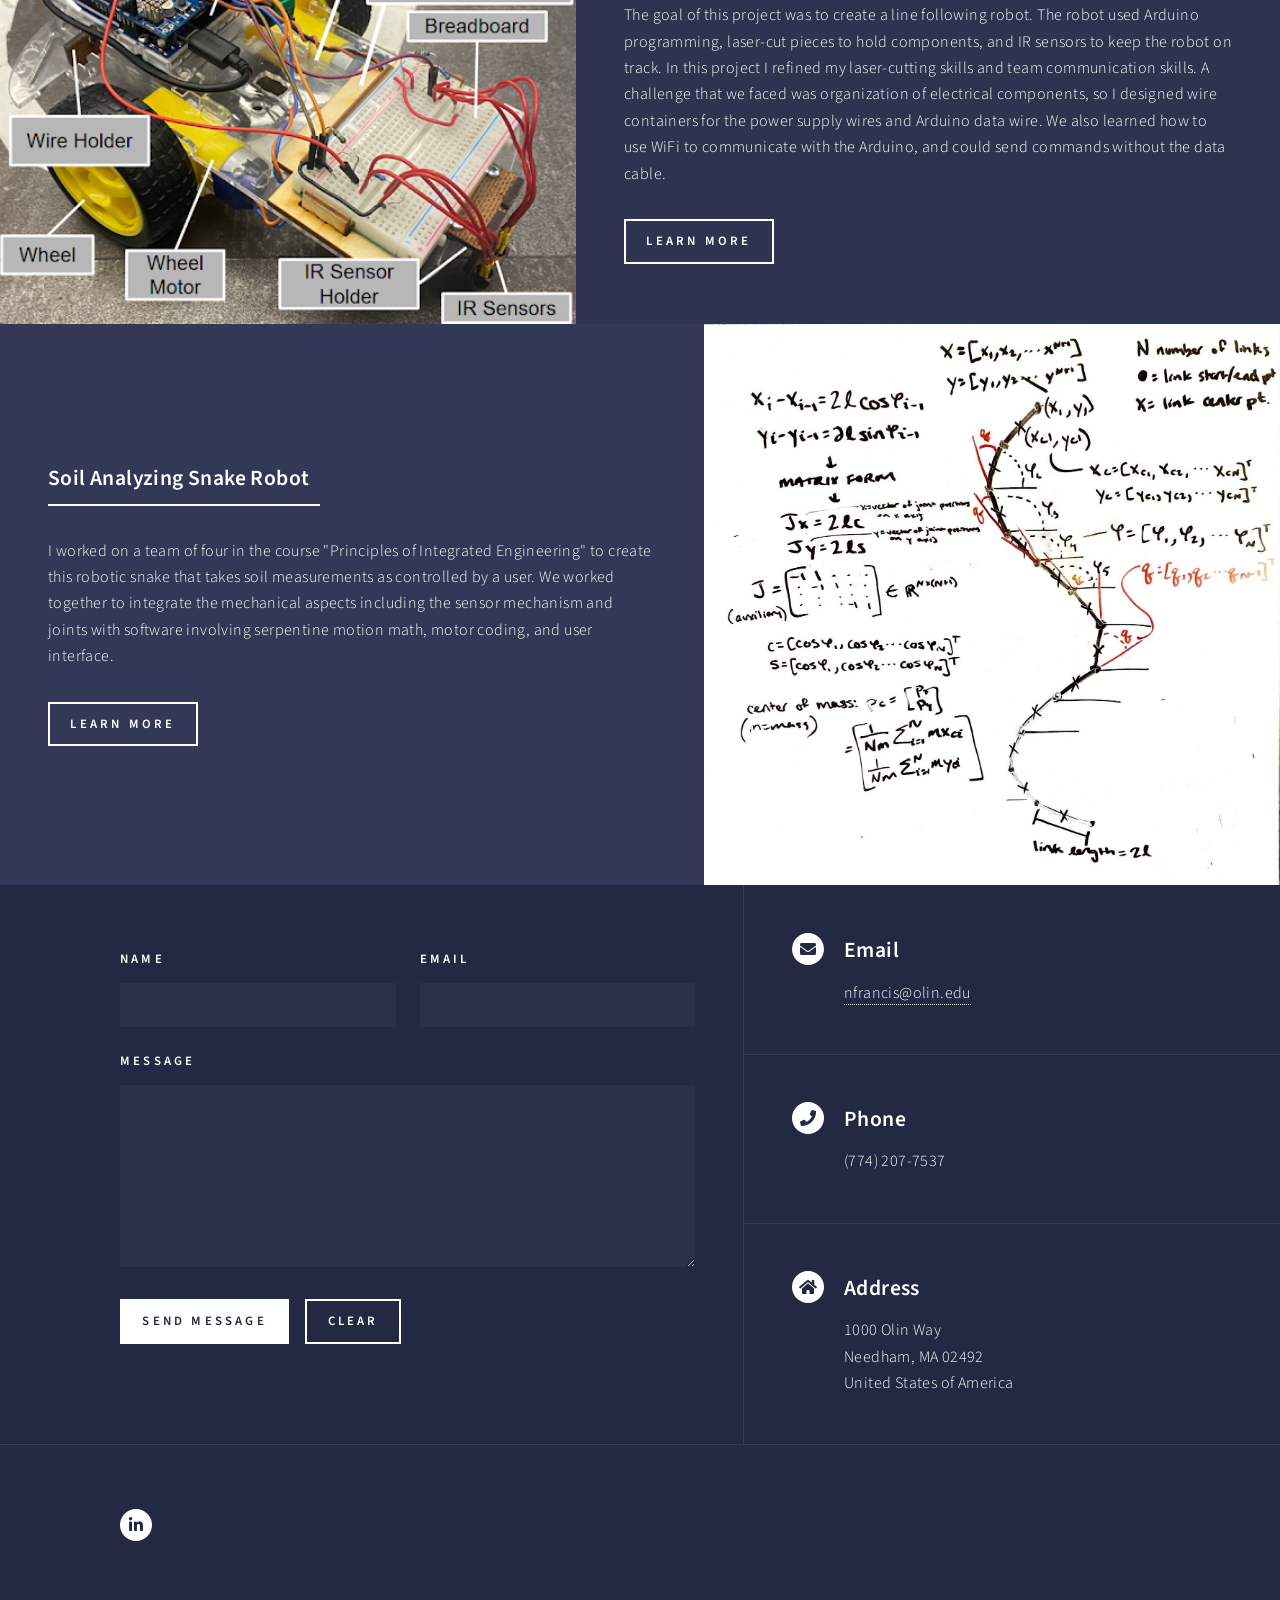
<file: pie.html>
<!DOCTYPE HTML>
<!--
	Forty by HTML5 UP
	html5up.net | @ajlkn
	Free for personal and commercial use under the CCA 3.0 license (html5up.net/license)
-->
<html>
	<head>
		<title>PIE Projects - Naomi Francis</title>
		<meta charset="utf-8" />
		<meta name="viewport" content="width=device-width, initial-scale=1, user-scalable=no" />
		<link rel="stylesheet" href="assets/css/main.css" />
		<noscript><link rel="stylesheet" href="assets/css/noscript.css" /></noscript>
	</head>
	<body class="is-preload">

		<!-- Wrapper -->
			<div id="wrapper">

				<!-- Header -->
				<!-- Note: The "styleN" class below should match that of the banner element. -->
					<header id="header" class="alt style2">
						<a href="index.html" class="logo"><strong>Principle of Integrated Engineering</strong> <span>Naomi Francis</span></a>
						<nav>
							<a href="#menu">Menu</a>
						</nav>
					</header>

				<!-- Menu -->
					<nav id="menu">
						<ul class="links">
							<li><a href="index.html">Home</a></li>
							<li><a href="projects.html">Projects</a></li>
							<li><a href="coursework.html">Coursework</a></li>
						</ul>
						<ul class="actions stacked">
							<li><a href="mailto:nfrancis@olin.edu" class="button primary fit">Contact Me</a></li>
						</ul>
					</nav>

				<!-- Banner -->
				<!-- Note: The "styleN" class below should match that of the header element. -->
					<section id="banner" class="style2">
						<div class="inner">
							<span class="image">
								<img src="images/snake_skeleton_assembly.png" alt="" />
							</span>
							<header class="major">
								<h1>Principles of Integrated Engineering</h1>
							</header>
							<div class="content">
								<p>Projects</p>
							</div>
						</div>
					</section>

				<!-- Main -->
					<div id="main">
						<!-- Two -->
							<section id="two" class="spotlights">
								<section>
									<a href="https://docs.google.com/document/d/1sQn0WZzHl5_BI5TPoDGGsAquYLjAOh4IwVYduCOIvpY/edit?usp=sharing" class="image">
										<img src="images/bikelight.png" alt="" data-position="center center" />
									</a>
									<div class="content">
										<div class="inner">
											<header class="major">
												<h3>Bike Light</h3>
											</header>
											<p>As the first project in PIE, this was an introduction to mechanical and electrical integration. I learned how to use Arduino to code different modes for the bike lights, and considered safety of riders when creating the modes. The bike light featured blinking, sequential illumination, and a dimming feature, controlled by a potentiometer. Another focus for this project was simple interface for any user to navigate. The case was 3D printed after measuring electrical components.
											</p>
											<ul class="actions">
												<li><a href="https://docs.google.com/document/d/1sQn0WZzHl5_BI5TPoDGGsAquYLjAOh4IwVYduCOIvpY/edit?usp=sharing" class="button">Learn more</a></li>
											</ul>
										</div>
									</div>
								</section>
								<section>
									<a href="https://docs.google.com/document/d/1euM78p1-4Ae3qFkVd7DtVxkv5bQf2XbDM_P-IHo8eUs/edit?usp=sharing" class="image">
										<img src="images/3d_scanner_cad.png" alt="" data-position="top center" />
									</a>
									<div class="content">
										<div class="inner">
											<header class="major">
												<h3>3D Scanner</h3>
											</header>
											<p>The goal of this project was to use an IR sensor on a 2-servo movement mechanism and recreate a visualization of an object in front of it. The microcontroller was an Arduino, the visualization was done on MATLAB, and the parts holding the components were 3D printed from SolidWorks. In this project, I refined my CAD skills, integration with electrical systems skills, and documentation skills.</p>
											<ul class="actions">
												<li><a href="https://youtu.be/gDUNk65VTWQ?si=NzNGindIgG9KcC4H" class="button">Learn more</a></li>
											</ul>
										</div>
									</div>
								</section>
								<section>
									<a href="https://docs.google.com/document/d/1do3_dQQnnCNikiLXHEY1-3KJt5NyrPHrumXaNUklpyE/edit?usp=sharing" class="image">
										<img src="images/line_follower.png" alt="" data-position="25% 25%" />
									</a>
									<div class="content">
										<div class="inner">
											<header class="major">
												<h3>Line-Following Robot</h3>
											</header>
											<p>The goal of this project was to create a line following robot. The robot used Arduino programming, laser-cut pieces to hold components, and IR sensors to keep the robot on track. In this project I refined my laser-cutting skills and team communication skills. A challenge that we faced was organization of electrical components, so I designed wire containers for the power supply wires and Arduino data wire. We also learned how to use WiFi to communicate with the Arduino, and could send commands without the data cable.
											</p>
											<ul class="actions">
												<li><a href="https://docs.google.com/document/d/1do3_dQQnnCNikiLXHEY1-3KJt5NyrPHrumXaNUklpyE/edit?usp=sharing" class="button">Learn more</a></li>
											</ul>
										</div>
									</div>
								</section>
                                <section>
									<a href="https://olincollege.github.io/pie-2025-03/silly-soil-serpents/index.html#top" class="image">
										<img src="images/snake_math.jpg" alt="" data-position="25% 25%" />
									</a>
									<div class="content">
										<div class="inner">
											<header class="major">
												<h3>Soil Analyzing Snake Robot</h3>
											</header>
											<p>I worked on a team of four in the course "Principles of Integrated Engineering" to create 
												this robotic snake that takes soil measurements as controlled by a user. We worked together 
												to integrate the mechanical aspects including the sensor mechanism and joints with software 
												involving serpentine motion math, motor coding, and user interface.
											</p>
											<ul class="actions">
												<li><a href="https://olincollege.github.io/pie-2025-03/silly-soil-serpents/index.html#top" class="button">Learn more</a></li>
											</ul>
										</div>
									</div>
								</section>
							</section>
					</div>

				<!-- Contact -->
					<section id="contact">
						<div class="inner">
							<section>
								<form method="post" action="https://formspree.io/f/xkogjvvo">
									<div class="fields">
										<div class="field half">
											<label for="name">Name</label>
											<input type="text" name="name" id="name" />
										</div>
										<div class="field half">
											<label for="email">Email</label>
											<input type="text" name="email" id="email" />
										</div>
										<div class="field">
											<label for="message">Message</label>
											<textarea name="message" id="message" rows="6"></textarea>
										</div>
									</div>
									<ul class="actions">
										<li><input type="submit" value="Send Message" class="primary" /></li>
										<li><input type="reset" value="Clear" /></li>
									</ul>
								</form>
							</section>
							<section class="split">
								<section>
									<div class="contact-method">
										<span class="icon solid alt fa-envelope"></span>
										<h3>Email</h3>
										<a href="mailto:nfrancis@olin.edu">nfrancis@olin.edu</a>
									</div>
								</section>
								<section>
									<div class="contact-method">
										<span class="icon solid alt fa-phone"></span>
										<h3>Phone</h3>
										<span>(774) 207-7537</span>
									</div>
								</section>
								<section>
									<div class="contact-method">
										<span class="icon solid alt fa-home"></span>
										<h3>Address</h3>
										<span>1000 Olin Way<br />
										Needham, MA 02492<br />
										United States of America</span>
									</div>
								</section>
							</section>
						</div>
					</section>

				<!-- Footer -->
					<footer id="footer">
						<div class="inner">
							<ul class="icons">
								<li><a href="https://www.linkedin.com/in/naomi-francis-53408a328/" class="icon brands alt fa-linkedin-in"><span class="label">LinkedIn</span></a></li>
							</ul>
							
						</div>
					</footer>

			</div>

		<!-- Scripts -->
			<script src="assets/js/jquery.min.js"></script>
			<script src="assets/js/jquery.scrolly.min.js"></script>
			<script src="assets/js/jquery.scrollex.min.js"></script>
			<script src="assets/js/browser.min.js"></script>
			<script src="assets/js/breakpoints.min.js"></script>
			<script src="assets/js/util.js"></script>
			<script src="assets/js/main.js"></script>

	</body>

</html>
</file>
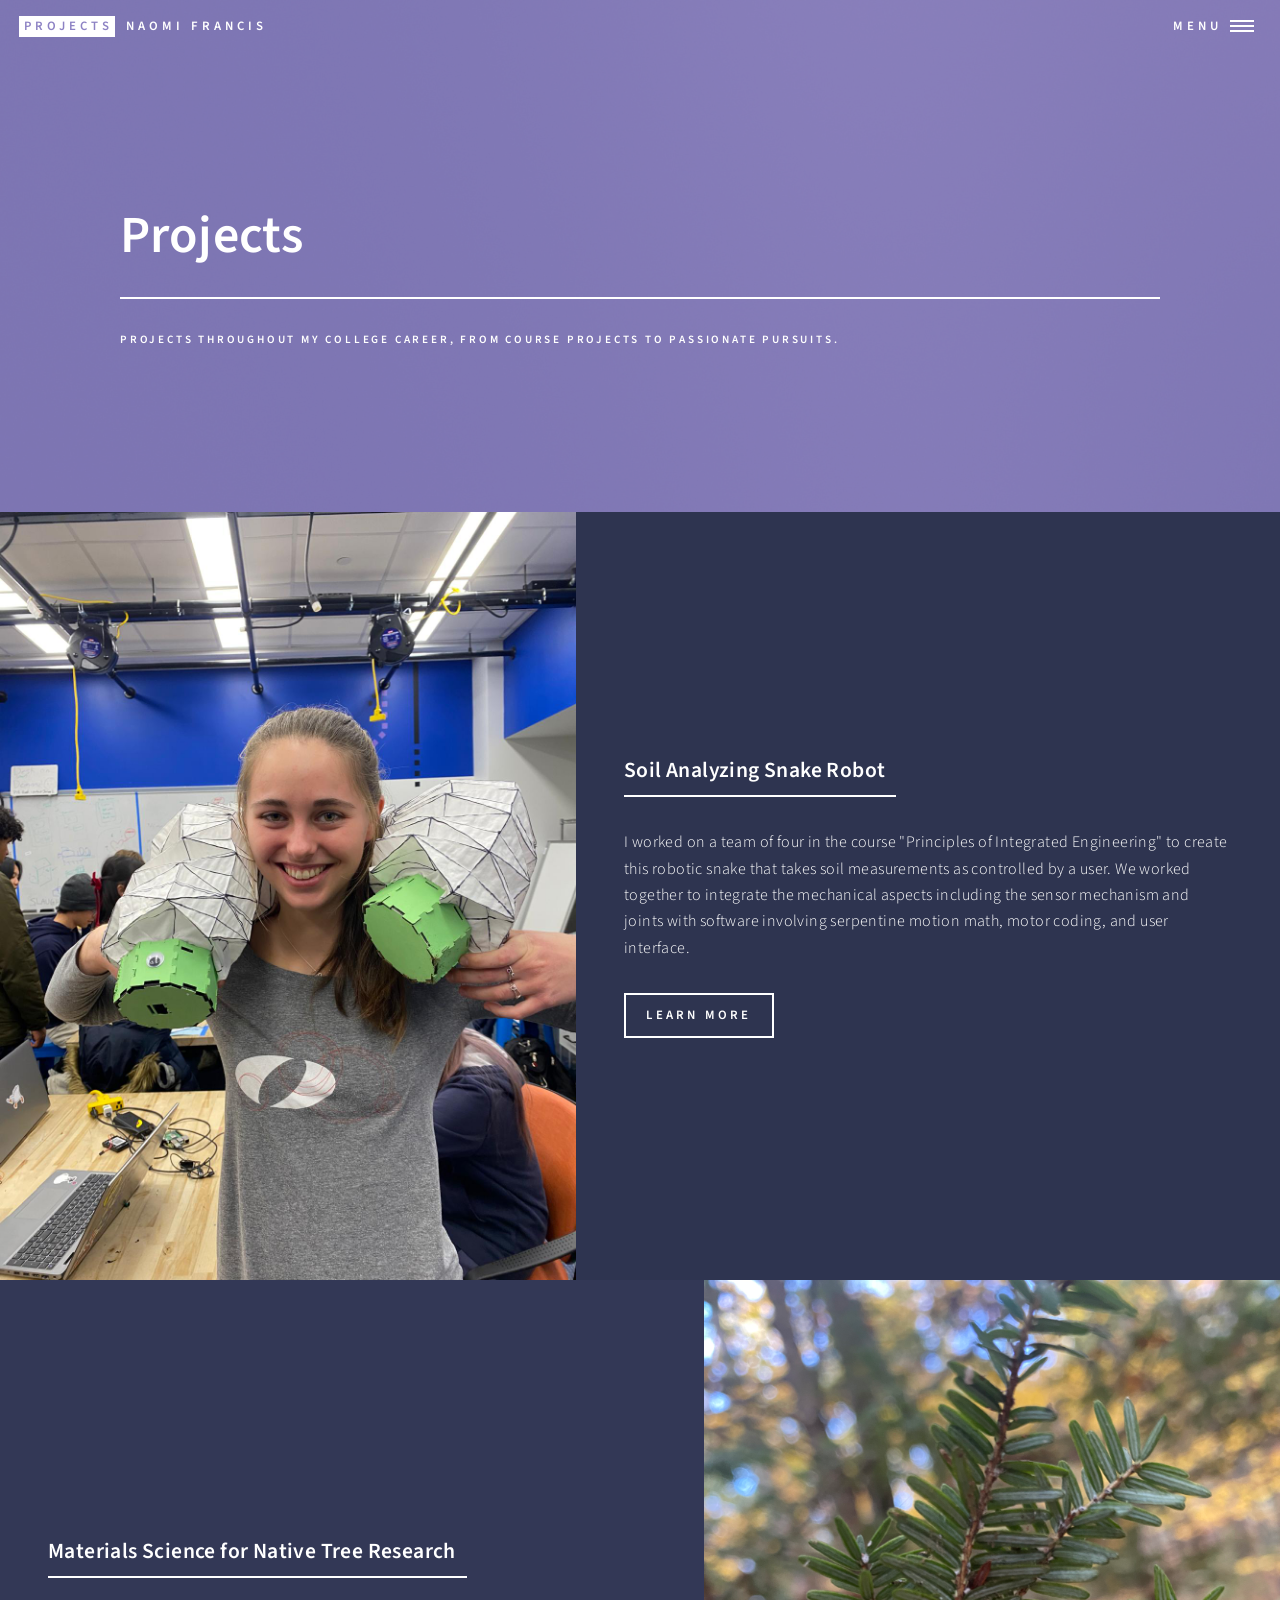
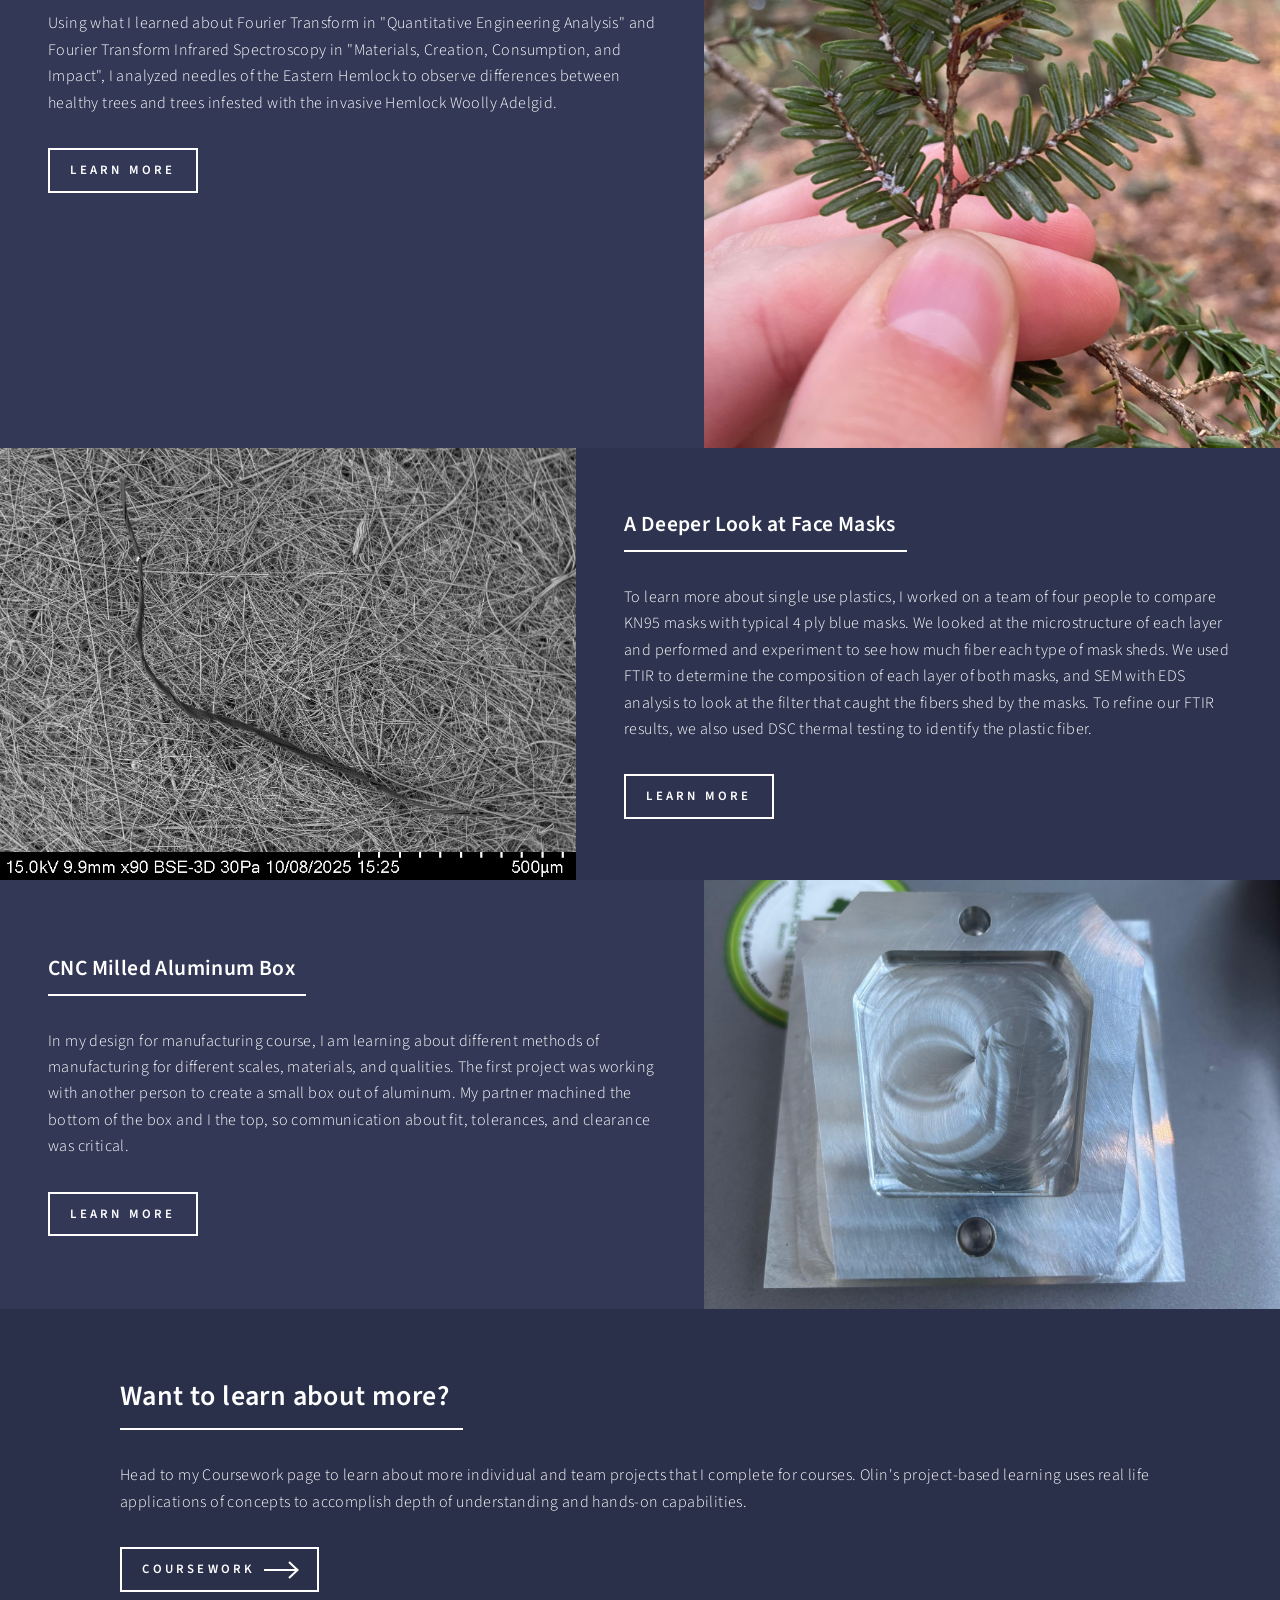
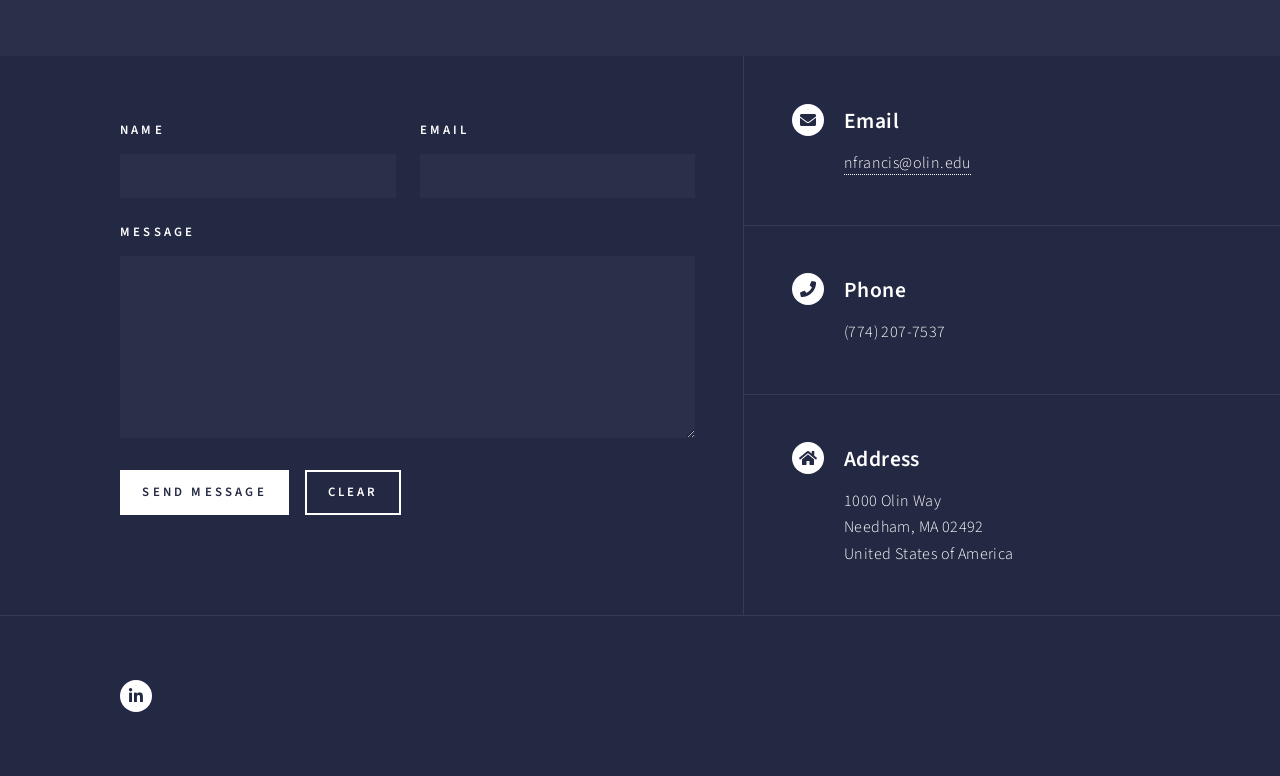
<file: projects.html>
<!DOCTYPE HTML>
<!--
	Forty by HTML5 UP
	html5up.net | @ajlkn
	Free for personal and commercial use under the CCA 3.0 license (html5up.net/license)
-->
<html>
	<head>
		<title>Projects - Naomi Francis</title>
		<meta charset="utf-8" />
		<meta name="viewport" content="width=device-width, initial-scale=1, user-scalable=no" />
		<link rel="stylesheet" href="assets/css/main.css" />
		<noscript><link rel="stylesheet" href="assets/css/noscript.css" /></noscript>
	</head>
	<body class="is-preload">

		<!-- Wrapper -->
			<div id="wrapper">

				<!-- Header -->
				<!-- Note: The "styleN" class below should match that of the banner element. -->
					<header id="header" class="alt style2">
						<a href="index.html" class="logo"><strong>Projects</strong> <span>Naomi Francis</span></a>
						<nav>
							<a href="#menu">Menu</a>
						</nav>
					</header>

				<!-- Menu -->
					<nav id="menu">
						<ul class="links">
							<li><a href="index.html">Home</a></li>
							<li><a href="projects.html">Projects</a></li>
							<li><a href="coursework.html">Coursework</a></li>
						</ul>
						<ul class="actions stacked">
							<li><a href="mailto:nfrancis@olin.edu" class="button primary fit">Contact Me</a></li>
						</ul>
					</nav>

				<!-- Banner -->
				<!-- Note: The "styleN" class below should match that of the header element. -->
					<section id="banner" class="style2">
						<div class="inner">
							<span class="image">
								<img src="images/pic07.jpg" alt="" />
							</span>
							<header class="major">
								<h1>Projects</h1>
							</header>
							<div class="content">
								<p>Projects throughout my college career, from course projects to passionate pursuits.</p>
							</div>
						</div>
					</section>

				<!-- Main -->
					<div id="main">
						<!-- Two -->
							<section id="two" class="spotlights">
								<section>
									<a href="https://olincollege.github.io/pie-2025-03/docs/silly-soil-serpents/" class="image">
										<img src="images/naomi_profile.jpg" alt="" data-position="center center" />
									</a>
									<div class="content">
										<div class="inner">
											<header class="major">
												<h3>Soil Analyzing Snake Robot</h3>
											</header>
											<p>I worked on a team of four in the course "Principles of Integrated Engineering" to create 
												this robotic snake that takes soil measurements as controlled by a user. We worked together 
												to integrate the mechanical aspects including the sensor mechanism and joints with software 
												involving serpentine motion math, motor coding, and user interface.</p>
											<ul class="actions">
												<li><a href="https://olincollege.github.io/pie-2025-03/docs/silly-soil-serpents/" class="button">Learn more</a></li>
											</ul>
										</div>
									</div>
								</section>
								<section>
									<a href="https://docs.google.com/document/d/1EBdGYcjL-HQDIVrWg10BdOLJNRc0nJY25VhImQXQUcU/edit?usp=sharing" class="image">
										<img src="images/hemlock_adelgid.jpg" alt="" data-position="top center" />
									</a>
									<div class="content">
										<div class="inner">
											<header class="major">
												<h3>Materials Science for Native Tree Research</h3>
											</header>
											<p>Using what I learned about Fourier Transform in "Quantitative Engineering Analysis" 
												and Fourier Transform Infrared Spectroscopy in "Materials, Creation, Consumption, and Impact", 
												I analyzed needles of the Eastern Hemlock to observe differences between healthy trees and trees infested
												with the invasive Hemlock Woolly Adelgid.</p>
											<ul class="actions">
												<li><a href="https://docs.google.com/document/d/1EBdGYcjL-HQDIVrWg10BdOLJNRc0nJY25VhImQXQUcU/edit?usp=sharing" class="button">Learn more</a></li>
											</ul>
										</div>
									</div>
								</section>
								<section>
									<a href="https://docs.google.com/document/d/1tkEoHf3R5J136XdsPXiWCSBF6B-9ktUjGVfYHo4RK2c/edit?usp=sharingl" class="image">
										<img src="images/blue_mask_fiber.jpg" alt="" data-position="25% 25%" />
									</a>
									<div class="content">
										<div class="inner">
											<header class="major">
												<h3>A Deeper Look at Face Masks</h3>
											</header>
											<p>To learn more about single use plastics, I worked on a team of four people to compare KN95 masks with typical 4 ply 
												blue masks. We looked at the microstructure of each layer and performed and experiment to see how much fiber each type of mask
												sheds. We used FTIR to determine the composition of each layer of both masks, and SEM with EDS analysis to look at the filter 
												that caught the fibers shed by the masks. To refine our FTIR results, we also used DSC thermal testing to identify the plastic fiber.
											</p>
											<ul class="actions">
												<li><a href="https://docs.google.com/document/d/1tkEoHf3R5J136XdsPXiWCSBF6B-9ktUjGVfYHo4RK2c/edit?usp=sharing" class="button">Learn more</a></li>
											</ul>
										</div>
									</div>
								</section>
								<section>
									<a href="dfm-treasure-box.html" class="image">
										<img src="images/dfm-treasure-box.jpeg" alt="" data-position="top center" />
									</a>
									<div class="content">
										<div class="inner">
											<header class="major">
												<h3>CNC Milled Aluminum Box</h3>
											</header>
											<p>In my design for manufacturing course, I am learning about different methods of manufacturing for different scales, materials, and 
												qualities. The first project was working with another person to create a small box out of aluminum. My partner machined the bottom of the
												box and I the top, so communication about fit, tolerances, and clearance was critical.
											</p>
											<ul class="actions">
												<li><a href="dfm-treasure-box.html" class="button">Learn more</a></li>
											</ul>
										</div>
									</div>
								</section>
							</section>

						<!-- Three -->
							<section id="three">
								<div class="inner">
									<header class="major">
										<h2>Want to learn about more?</h2>
									</header>
									<p>Head to my Coursework page to learn about more individual and team projects that I complete for courses. Olin's 
										project-based learning uses real life applications of concepts to accomplish depth of understanding and hands-on 
										capabilities.
									</p>
									<ul class="actions">
										<li><a href="coursework.html" class="button next">Coursework</a></li>
									</ul>
								</div>
							</section>

					</div>

				<!-- Contact -->
					<section id="contact">
						<div class="inner">
							<section>
								<form method="post" action="https://formspree.io/f/xkogjvvo">
									<div class="fields">
										<div class="field half">
											<label for="name">Name</label>
											<input type="text" name="name" id="name" />
										</div>
										<div class="field half">
											<label for="email">Email</label>
											<input type="text" name="email" id="email" />
										</div>
										<div class="field">
											<label for="message">Message</label>
											<textarea name="message" id="message" rows="6"></textarea>
										</div>
									</div>
									<ul class="actions">
										<li><input type="submit" value="Send Message" class="primary" /></li>
										<li><input type="reset" value="Clear" /></li>
									</ul>
								</form>
							</section>
							<section class="split">
								<section>
									<div class="contact-method">
										<span class="icon solid alt fa-envelope"></span>
										<h3>Email</h3>
										<a href="mailto:nfrancis@olin.edu">nfrancis@olin.edu</a>
									</div>
								</section>
								<section>
									<div class="contact-method">
										<span class="icon solid alt fa-phone"></span>
										<h3>Phone</h3>
										<span>(774) 207-7537</span>
									</div>
								</section>
								<section>
									<div class="contact-method">
										<span class="icon solid alt fa-home"></span>
										<h3>Address</h3>
										<span>1000 Olin Way<br />
										Needham, MA 02492<br />
										United States of America</span>
									</div>
								</section>
							</section>
						</div>
					</section>

				<!-- Footer -->
					<footer id="footer">
						<div class="inner">
							<ul class="icons">
								<li><a href="https://www.linkedin.com/in/naomi-francis-53408a328/" class="icon brands alt fa-linkedin-in"><span class="label">LinkedIn</span></a></li>
							</ul>
							
						</div>
					</footer>

			</div>

		<!-- Scripts -->
			<script src="assets/js/jquery.min.js"></script>
			<script src="assets/js/jquery.scrolly.min.js"></script>
			<script src="assets/js/jquery.scrollex.min.js"></script>
			<script src="assets/js/browser.min.js"></script>
			<script src="assets/js/breakpoints.min.js"></script>
			<script src="assets/js/util.js"></script>
			<script src="assets/js/main.js"></script>

	</body>
</html>
</file>
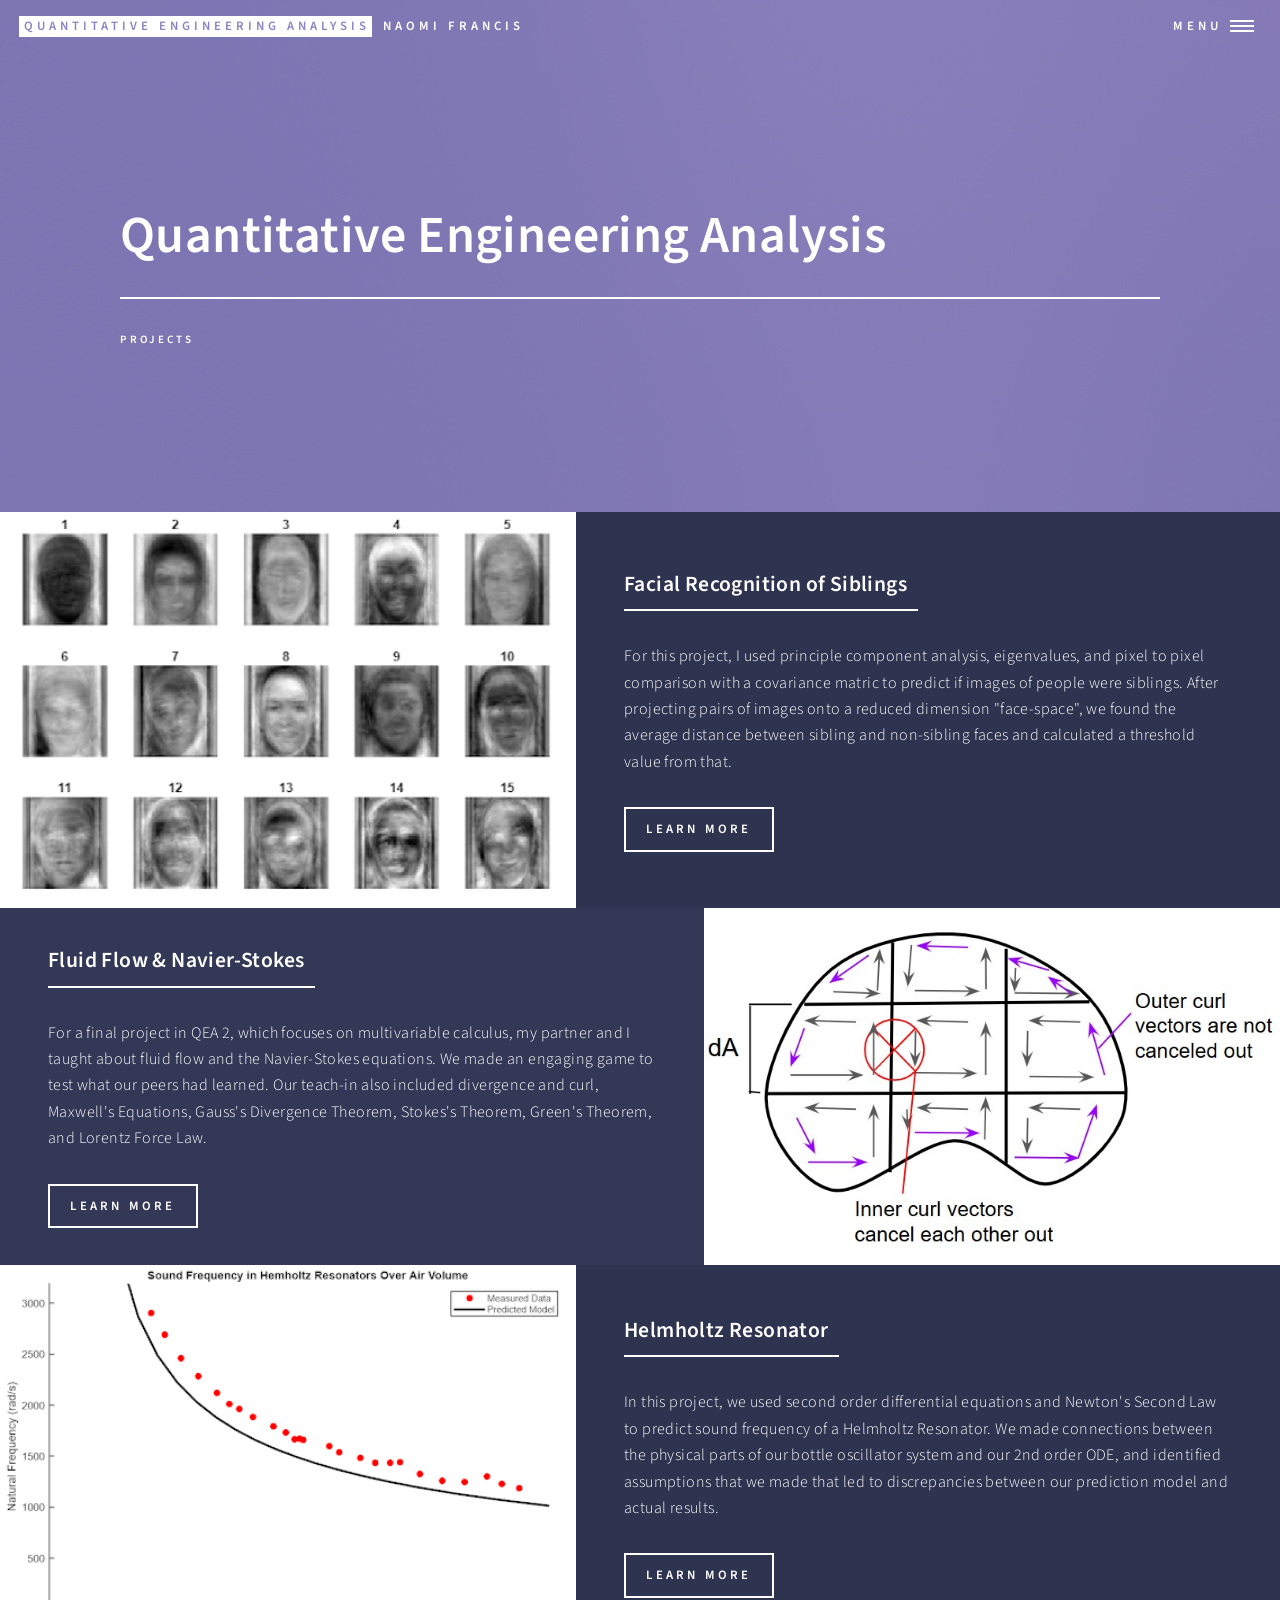
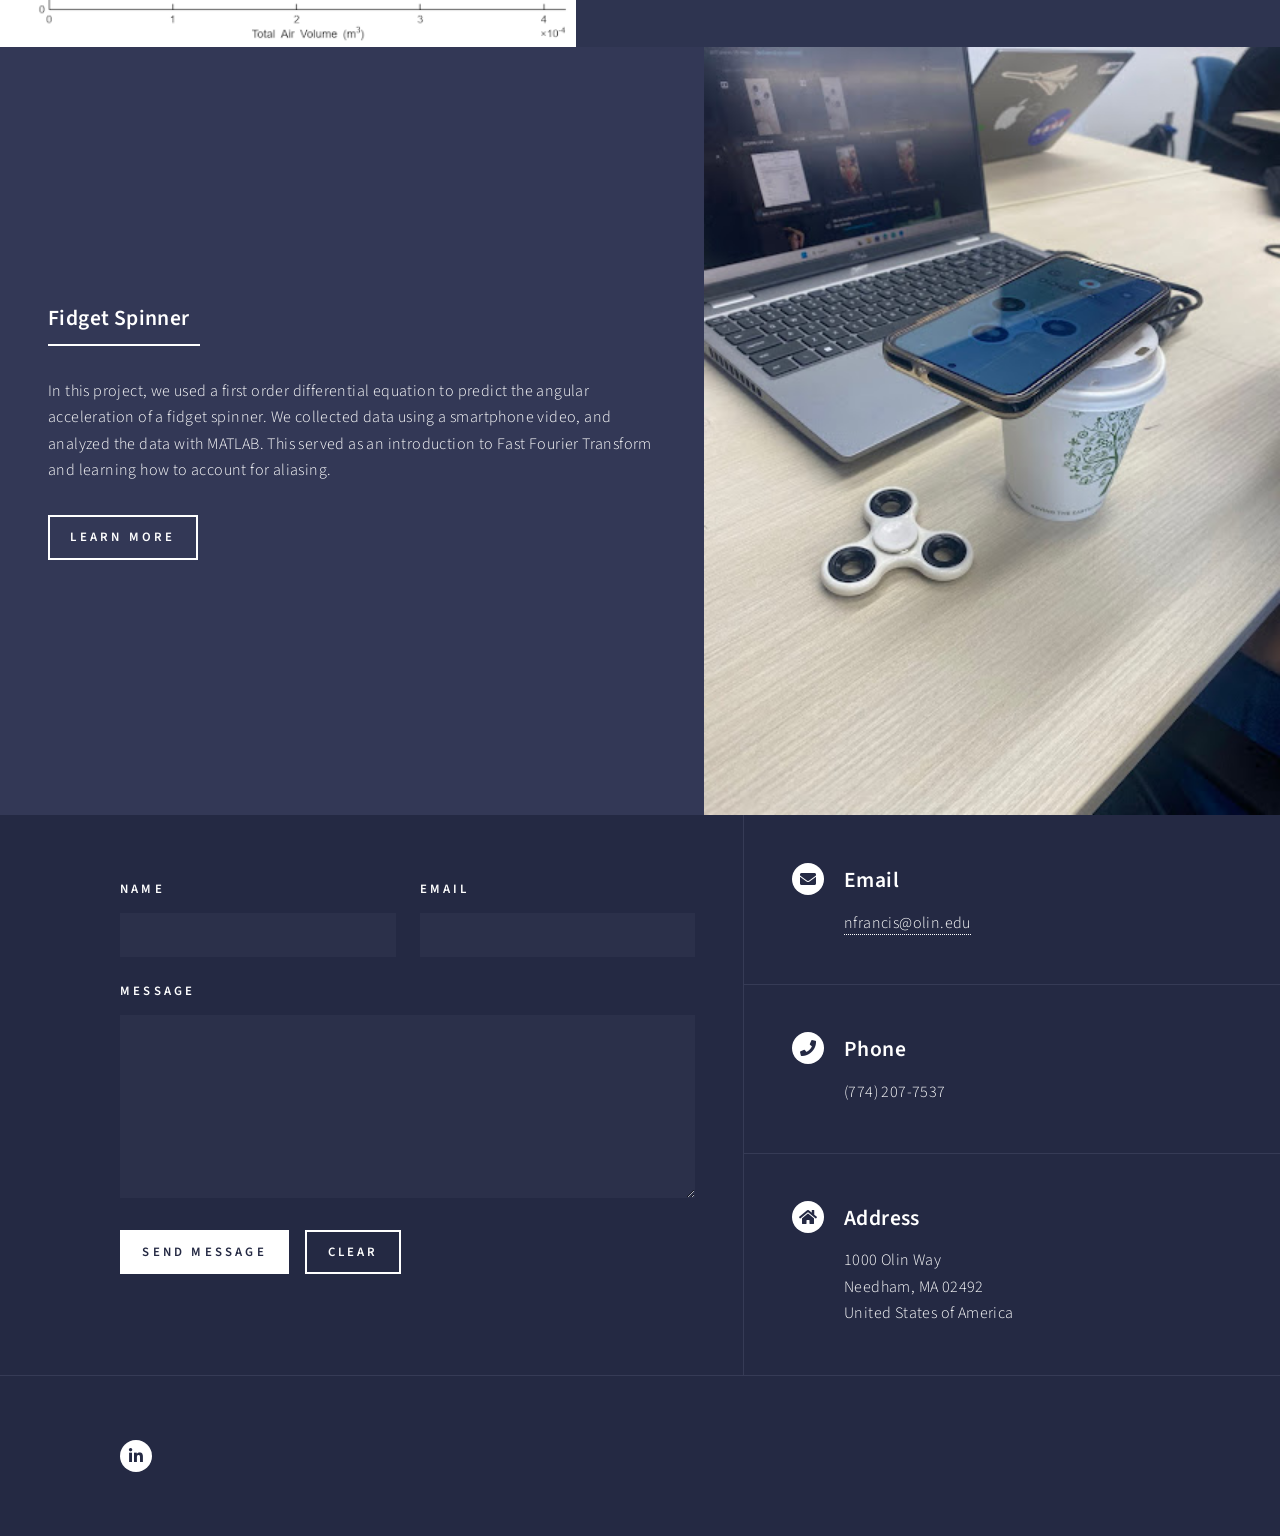
<file: qea.html>
<!--
	Forty by HTML5 UP
	html5up.net | @ajlkn
	Free for personal and commercial use under the CCA 3.0 license (html5up.net/license)
-->
<html>
	<head>
		<title>QEA Projects - Naomi Francis</title>
		<meta charset="utf-8" />
		<meta name="viewport" content="width=device-width, initial-scale=1, user-scalable=no" />
		<link rel="stylesheet" href="assets/css/main.css" />
		<noscript><link rel="stylesheet" href="assets/css/noscript.css" /></noscript>
	</head>
	<body class="is-preload">

		<!-- Wrapper -->
			<div id="wrapper">

				<!-- Header -->
				<!-- Note: The "styleN" class below should match that of the banner element. -->
					<header id="header" class="alt style2">
						<a href="index.html" class="logo"><strong>Quantitative Engineering Analysis</strong> <span>Naomi Francis</span></a>
						<nav>
							<a href="#menu">Menu</a>
						</nav>
					</header>

				<!-- Menu -->
					<nav id="menu">
						<ul class="links">
							<li><a href="index.html">Home</a></li>
							<li><a href="projects.html">Projects</a></li>
							<li><a href="coursework.html">Coursework</a></li>
						</ul>
						<ul class="actions stacked">
							<li><a href="mailto:nfrancis@olin.edu" class="button primary fit">Contact Me</a></li>
						</ul>
					</nav>

				<!-- Banner -->
				<!-- Note: The "styleN" class below should match that of the header element. -->
					<section id="banner" class="style2">
						<div class="inner">
							<span class="image">
								<img src="images/pic07.jpg" alt="" />
							</span>
							<header class="major">
								<h1>Quantitative Engineering Analysis</h1>
							</header>
							<div class="content">
								<p>Projects</p>
							</div>
						</div>
					</section>

				<!-- Main -->
					<div id="main">
						<!-- Two -->
							<section id="two" class="spotlights">
								<section>
									<a href="https://drive.google.com/file/d/18sJSWJnn9A1tJEOs0rLxYLUIpv4Jjqk4/view?usp=sharing" class="image">
										<img src="images/eigen_faces.png" alt="" data-position="center center" />
									</a>
									<div class="content">
										<div class="inner">
											<header class="major">
												<h3>Facial Recognition of Siblings</h3>
											</header>
											<p>For this project, I used principle component analysis, eigenvalues, and pixel to pixel comparison with a covariance matric to predict if images of people were siblings. After projecting pairs of images onto a reduced dimension "face-space", we found the average distance between sibling and non-sibling faces and calculated a threshold value from that.
											</p>
											<ul class="actions">
												<li><a href="https://drive.google.com/file/d/18sJSWJnn9A1tJEOs0rLxYLUIpv4Jjqk4/view?usp=sharing" class="button">Learn more</a></li>
											</ul>
										</div>
									</div>
								</section>
								<section>
									<a href="https://drive.google.com/file/d/1ouk4RJlmtVWb9IMxKg3Bl3uwrwWmaz2K/view?usp=sharing" class="image">
										<img src="images/navier_stokes.jpg" alt="" data-position="top center" />
									</a>
									<div class="content">
										<div class="inner">
											<header class="major">
												<h3>Fluid Flow & Navier-Stokes</h3>
											</header>
											<p>For a final project in QEA 2, which focuses on multivariable calculus, my partner and I taught about fluid flow and the Navier-Stokes equations. We made an engaging game to test what our peers had learned. Our teach-in also included divergence and curl, Maxwell's Equations, Gauss's Divergence Theorem, Stokes's Theorem, Green's Theorem, and Lorentz Force Law.</p>
											<ul class="actions">
												<li><a href="https://drive.google.com/file/d/1ouk4RJlmtVWb9IMxKg3Bl3uwrwWmaz2K/view?usp=sharing" class="button">Learn more</a></li>
											</ul>
										</div>
									</div>
								</section>
								<section>
									<a href="https://docs.google.com/document/d/16lVYivqxKDpeL7W_3_a7mjUp23BwusZGoKzMIR45LwM/edit?usp=sharing" class="image">
										<img src="images/helmholtz_resonator.png" alt="" data-position="25% 25%" />
									</a>
									<div class="content">
										<div class="inner">
											<header class="major">
												<h3>Helmholtz Resonator</h3>
											</header>
											<p>In this project, we used second order differential equations and Newton's Second Law to predict sound frequency of a Helmholtz Resonator. We made connections between the physical parts of our bottle oscillator system and our 2nd order ODE, and identified assumptions that we made that led to discrepancies between our prediction model and actual results.
											</p>
											<ul class="actions">
												<li><a href="https://docs.google.com/document/d/16lVYivqxKDpeL7W_3_a7mjUp23BwusZGoKzMIR45LwM/edit?usp=sharing" class="button">Learn more</a></li>
											</ul>
										</div>
									</div>
								</section>
                                <section>
									<a href="https://docs.google.com/document/d/1aE8WyuizVRm2-QrB8t8ipk_h4gZR9EM4vu4lRduP9fc/edit?usp=sharing" class="image">
										<img src="images/fidget_spinner.jpg" alt="" data-position="25% 25%" />
									</a>
									<div class="content">
										<div class="inner">
											<header class="major">
												<h3>Fidget Spinner</h3>
											</header>
											<p>In this project, we used a first order differential equation to predict the angular acceleration of a fidget spinner. We collected data using a smartphone video, and analyzed the data with MATLAB. This served as an introduction to Fast Fourier Transform and learning how to account for aliasing.
											</p>
											<ul class="actions">
												<li><a href="https://docs.google.com/document/d/1aE8WyuizVRm2-QrB8t8ipk_h4gZR9EM4vu4lRduP9fc/edit?usp=sharing" class="button">Learn more</a></li>
											</ul>
										</div>
									</div>
								</section>
							</section>
					</div>

				<!-- Contact -->
					<section id="contact">
						<div class="inner">
							<section>
								<form method="post" action="https://formspree.io/f/xkogjvvo">
									<div class="fields">
										<div class="field half">
											<label for="name">Name</label>
											<input type="text" name="name" id="name" />
										</div>
										<div class="field half">
											<label for="email">Email</label>
											<input type="text" name="email" id="email" />
										</div>
										<div class="field">
											<label for="message">Message</label>
											<textarea name="message" id="message" rows="6"></textarea>
										</div>
									</div>
									<ul class="actions">
										<li><input type="submit" value="Send Message" class="primary" /></li>
										<li><input type="reset" value="Clear" /></li>
									</ul>
								</form>
							</section>
							<section class="split">
								<section>
									<div class="contact-method">
										<span class="icon solid alt fa-envelope"></span>
										<h3>Email</h3>
										<a href="mailto:nfrancis@olin.edu">nfrancis@olin.edu</a>
									</div>
								</section>
								<section>
									<div class="contact-method">
										<span class="icon solid alt fa-phone"></span>
										<h3>Phone</h3>
										<span>(774) 207-7537</span>
									</div>
								</section>
								<section>
									<div class="contact-method">
										<span class="icon solid alt fa-home"></span>
										<h3>Address</h3>
										<span>1000 Olin Way<br />
										Needham, MA 02492<br />
										United States of America</span>
									</div>
								</section>
							</section>
						</div>
					</section>

				<!-- Footer -->
					<footer id="footer">
						<div class="inner">
							<ul class="icons">
								<li><a href="https://www.linkedin.com/in/naomi-francis-53408a328/" class="icon brands alt fa-linkedin-in"><span class="label">LinkedIn</span></a></li>
							</ul>
							
						</div>
					</footer>

			</div>

		<!-- Scripts -->
			<script src="assets/js/jquery.min.js"></script>
			<script src="assets/js/jquery.scrolly.min.js"></script>
			<script src="assets/js/jquery.scrollex.min.js"></script>
			<script src="assets/js/browser.min.js"></script>
			<script src="assets/js/breakpoints.min.js"></script>
			<script src="assets/js/util.js"></script>
			<script src="assets/js/main.js"></script>

	</body>
</html>
</file>
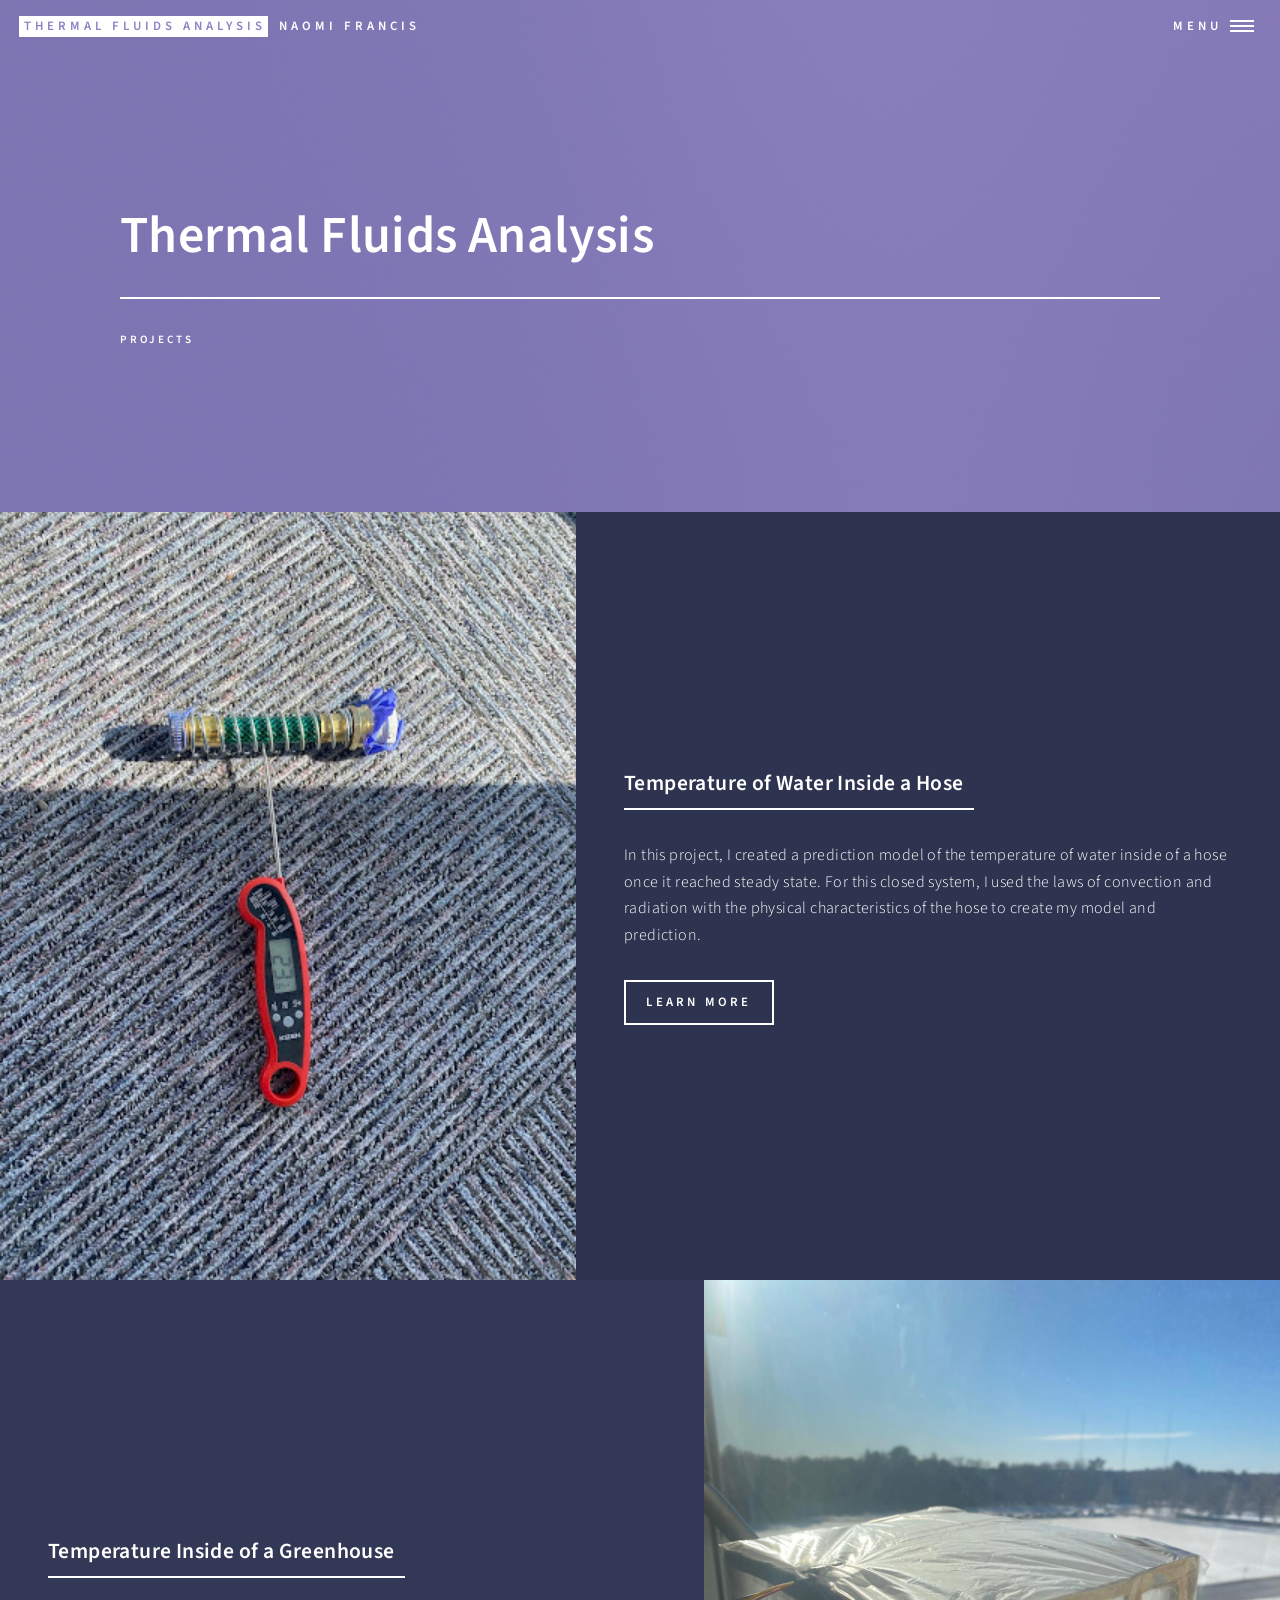
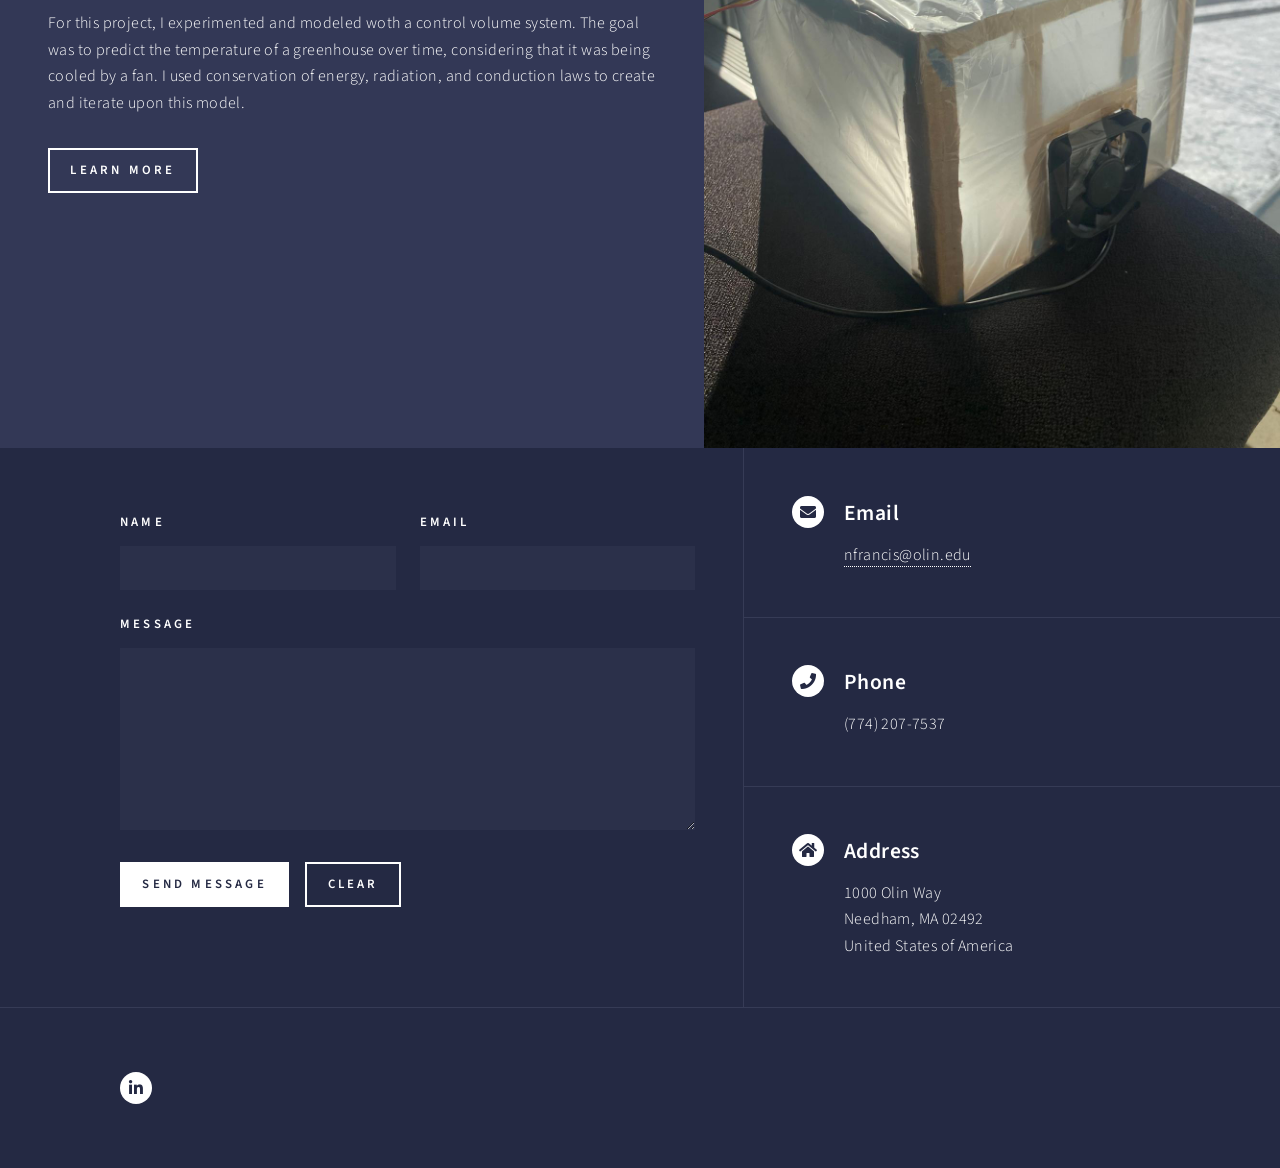
<file: thermo.html>
<!DOCTYPE HTML>
<!--
	Forty by HTML5 UP
	html5up.net | @ajlkn
	Free for personal and commercial use under the CCA 3.0 license (html5up.net/license)
-->
<html>
	<head>
		<title>Thermo Projects - Naomi Francis</title>
		<meta charset="utf-8" />
		<meta name="viewport" content="width=device-width, initial-scale=1, user-scalable=no" />
		<link rel="stylesheet" href="assets/css/main.css" />
		<noscript><link rel="stylesheet" href="assets/css/noscript.css" /></noscript>
	</head>
	<body class="is-preload">

		<!-- Wrapper -->
			<div id="wrapper">

				<!-- Header -->
				<!-- Note: The "styleN" class below should match that of the banner element. -->
					<header id="header" class="alt style2">
						<a href="index.html" class="logo"><strong>Thermal Fluids Analysis</strong> <span>Naomi Francis</span></a>
						<nav>
							<a href="#menu">Menu</a>
						</nav>
					</header>

				<!-- Menu -->
					<nav id="menu">
						<ul class="links">
							<li><a href="index.html">Home</a></li>
							<li><a href="projects.html">Projects</a></li>
							<li><a href="coursework.html">Coursework</a></li>
						</ul>
						<ul class="actions stacked">
							<li><a href="mailto:nfrancis@olin.edu" class="button primary fit">Contact Me</a></li>
						</ul>
					</nav>

				<!-- Banner -->
				<!-- Note: The "styleN" class below should match that of the header element. -->
					<section id="banner" class="style2">
						<div class="inner">
							<span class="image">
								<img src="images/pic07.jpg" alt="" />
							</span>
							<header class="major">
								<h1>Thermal Fluids Analysis</h1>
							</header>
							<div class="content">
								<p>Projects</p>
							</div>
						</div>
					</section>

				<!-- Main -->
					<div id="main">
						<!-- Two -->
							<section id="two" class="spotlights">
								<section>
									<a href="https://drive.google.com/file/d/1vX6F-BC4GoIy8WZEitm8h2nk6r6_fMR9/view?usp=sharing" class="image">
										<img src="images/thermo_hose.jpg" alt="" data-position="center center" />
									</a>
									<div class="content">
										<div class="inner">
											<header class="major">
												<h3>Temperature of Water Inside a Hose</h3>
											</header>
											<p>In this project, I created a prediction model of the temperature of water inside of a hose once it reached steady state. For this closed system, I used the laws of convection and radiation with the physical characteristics of the hose to create my model and prediction.
											</p>
											<ul class="actions">
												<li><a href="https://drive.google.com/file/d/1vX6F-BC4GoIy8WZEitm8h2nk6r6_fMR9/view?usp=sharing" class="button">Learn more</a></li>
											</ul>
										</div>
									</div>
								</section>
								<section>
									<a href="https://drive.google.com/file/d/17Ox-IGo58-ax0pHRmVV_S---ZctLVXmF/view?usp=sharing" class="image">
										<img src="images/thermo_greenhouse.jpeg" alt="" data-position="top center" />
									</a>
									<div class="content">
										<div class="inner">
											<header class="major">
												<h3>Temperature Inside of a Greenhouse</h3>
											</header>
											<p>For this project, I experimented and modeled woth a control volume system. The goal was to predict the temperature of a greenhouse over time, considering that it was being cooled by a fan. I used conservation of energy, radiation, and conduction laws to create and iterate upon this model.</p>
											<ul class="actions">
												<li><a href="https://drive.google.com/file/d/17Ox-IGo58-ax0pHRmVV_S---ZctLVXmF/view?usp=sharing" class="button">Learn more</a></li>
											</ul>
										</div>
									</div>
								</section>
							</section>
					</div>

				<!-- Contact -->
					<section id="contact">
						<div class="inner">
							<section>
								<form method="post" action="https://formspree.io/f/xkogjvvo">
									<div class="fields">
										<div class="field half">
											<label for="name">Name</label>
											<input type="text" name="name" id="name" />
										</div>
										<div class="field half">
											<label for="email">Email</label>
											<input type="text" name="email" id="email" />
										</div>
										<div class="field">
											<label for="message">Message</label>
											<textarea name="message" id="message" rows="6"></textarea>
										</div>
									</div>
									<ul class="actions">
										<li><input type="submit" value="Send Message" class="primary" /></li>
										<li><input type="reset" value="Clear" /></li>
									</ul>
								</form>
							</section>
							<section class="split">
								<section>
									<div class="contact-method">
										<span class="icon solid alt fa-envelope"></span>
										<h3>Email</h3>
										<a href="mailto:nfrancis@olin.edu">nfrancis@olin.edu</a>
									</div>
								</section>
								<section>
									<div class="contact-method">
										<span class="icon solid alt fa-phone"></span>
										<h3>Phone</h3>
										<span>(774) 207-7537</span>
									</div>
								</section>
								<section>
									<div class="contact-method">
										<span class="icon solid alt fa-home"></span>
										<h3>Address</h3>
										<span>1000 Olin Way<br />
										Needham, MA 02492<br />
										United States of America</span>
									</div>
								</section>
							</section>
						</div>
					</section>

				<!-- Footer -->
					<footer id="footer">
						<div class="inner">
							<ul class="icons">
								<li><a href="https://www.linkedin.com/in/naomi-francis-53408a328/" class="icon brands alt fa-linkedin-in"><span class="label">LinkedIn</span></a></li>
							</ul>
							
						</div>
					</footer>

			</div>

		<!-- Scripts -->
			<script src="assets/js/jquery.min.js"></script>
			<script src="assets/js/jquery.scrolly.min.js"></script>
			<script src="assets/js/jquery.scrollex.min.js"></script>
			<script src="assets/js/browser.min.js"></script>
			<script src="assets/js/breakpoints.min.js"></script>
			<script src="assets/js/util.js"></script>
			<script src="assets/js/main.js"></script>

	</body>

</html>
</file>
<file: assets/css/noscript.css>
/*
	Forty by HTML5 UP
	html5up.net | @ajlkn
	Free for personal and commercial use under the CCA 3.0 license (html5up.net/license)
*/

/* Banner */

	body.is-preload #banner:after {
		opacity: 0.85;
	}

	body.is-preload #banner > .inner {
		-moz-filter: none;
		-webkit-filter: none;
		-ms-filter: none;
		filter: none;
		-moz-transform: none;
		-webkit-transform: none;
		-ms-transform: none;
		transform: none;
		opacity: 1;
	}
</file>
<file: assets/css/main.css>
@import url(fontawesome-all.min.css);
@import url("https://fonts.googleapis.com/css?family=Source+Sans+Pro:300,300italic,600,600italic");

/*
	Forty by HTML5 UP
	html5up.net | @ajlkn
	Free for personal and commercial use under the CCA 3.0 license (html5up.net/license)
*/

html, body, div, span, applet, object,
iframe, h1, h2, h3, h4, h5, h6, p, blockquote,
pre, a, abbr, acronym, address, big, cite,
code, del, dfn, em, img, ins, kbd, q, s, samp,
small, strike, strong, sub, sup, tt, var, b,
u, i, center, dl, dt, dd, ol, ul, li, fieldset,
form, label, legend, table, caption, tbody,
tfoot, thead, tr, th, td, article, aside,
canvas, details, embed, figure, figcaption,
footer, header, hgroup, menu, nav, output, ruby,
section, summary, time, mark, audio, video {
	margin: 0;
	padding: 0;
	border: 0;
	font-size: 100%;
	font: inherit;
	vertical-align: baseline;}

article, aside, details, figcaption, figure,
footer, header, hgroup, menu, nav, section {
	display: block;}

body {
	line-height: 1;
}

ol, ul {
	list-style: none;
}

blockquote, q {
	quotes: none;
}

	blockquote:before, blockquote:after, q:before, q:after {
		content: '';
		content: none;
	}

table {
	border-collapse: collapse;
	border-spacing: 0;
}

body {
	-webkit-text-size-adjust: none;
}

mark {
	background-color: transparent;
	color: inherit;
}

input::-moz-focus-inner {
	border: 0;
	padding: 0;
}

input, select, textarea {
	-moz-appearance: none;
	-webkit-appearance: none;
	-ms-appearance: none;
	appearance: none;
}

/* Basic */

	@-ms-viewport {
		width: device-width;
	}

	body {
		-ms-overflow-style: scrollbar;
	}

	@media screen and (max-width: 480px) {

		html, body {
			min-width: 320px;
		}

	}

	html {
		box-sizing: border-box;
	}

	*, *:before, *:after {
		box-sizing: inherit;
	}

	body {
		background: #242943;
	}

		body.is-preload *, body.is-preload *:before, body.is-preload *:after {
			-moz-animation: none !important;
			-webkit-animation: none !important;
			-ms-animation: none !important;
			animation: none !important;
			-moz-transition: none !important;
			-webkit-transition: none !important;
			-ms-transition: none !important;
			transition: none !important;
		}

/* Type */

	body, input, select, textarea {
		color: #ffffff;
		font-family: "Source Sans Pro", Helvetica, sans-serif;
		font-size: 17pt;
		font-weight: 300;
		letter-spacing: 0.025em;
		line-height: 1.65;
	}

		@media screen and (max-width: 1680px) {

			body, input, select, textarea {
				font-size: 14pt;
			}

		}

		@media screen and (max-width: 1280px) {

			body, input, select, textarea {
				font-size: 12pt;
			}

		}

		@media screen and (max-width: 360px) {

			body, input, select, textarea {
				font-size: 11pt;
			}

		}

	a {
		-moz-transition: color 0.2s ease-in-out, border-bottom-color 0.2s ease-in-out;
		-webkit-transition: color 0.2s ease-in-out, border-bottom-color 0.2s ease-in-out;
		-ms-transition: color 0.2s ease-in-out, border-bottom-color 0.2s ease-in-out;
		transition: color 0.2s ease-in-out, border-bottom-color 0.2s ease-in-out;
		border-bottom: dotted 1px;
		color: inherit;
		text-decoration: none;
	}

		a:hover {
			border-bottom-color: transparent;
			color: #9bf1ff !important;
		}

		a:active {
			color: #53e3fb !important;
		}

	strong, b {
		color: #ffffff;
		font-weight: 600;
	}

	em, i {
		font-style: italic;
	}

	p {
		margin: 0 0 2em 0;
	}

	h1, h2, h3, h4, h5, h6 {
		color: #ffffff;
		font-weight: 600;
		line-height: 1.65;
		margin: 0 0 1em 0;
	}

		h1 a, h2 a, h3 a, h4 a, h5 a, h6 a {
			color: inherit;
			border-bottom: 0;
		}

	h1 {
		font-size: 2.5em;
	}

	h2 {
		font-size: 1.75em;
	}

	h3 {
		font-size: 1.35em;
	}

	h4 {
		font-size: 1.1em;
	}

	h5 {
		font-size: 0.9em;
	}

	h6 {
		font-size: 0.7em;
	}

	@media screen and (max-width: 736px) {

		h1 {
			font-size: 2em;
		}

		h2 {
			font-size: 1.5em;
		}

		h3 {
			font-size: 1.25em;
		}

	}

	sub {
		font-size: 0.8em;
		position: relative;
		top: 0.5em;
	}

	sup {
		font-size: 0.8em;
		position: relative;
		top: -0.5em;
	}

	blockquote {
		border-left: solid 4px rgba(212, 212, 255, 0.1);
		font-style: italic;
		margin: 0 0 2em 0;
		padding: 0.5em 0 0.5em 2em;
	}

	italic {
		font-style: italic;
	}

	code {
		background: rgba(212, 212, 255, 0.035);
		font-family: "Courier New", monospace;
		font-size: 0.9em;
		margin: 0 0.25em;
		padding: 0.25em 0.65em;
	}

	pre {
		-webkit-overflow-scrolling: touch;
		font-family: "Courier New", monospace;
		font-size: 0.9em;
		margin: 0 0 2em 0;
	}

		pre code {
			display: block;
			line-height: 1.75;
			padding: 1em 1.5em;
			overflow-x: auto;
		}

	hr {
		border: 0;
		border-bottom: solid 1px rgba(212, 212, 255, 0.1);
		margin: 2em 0;
	}

		hr.major {
			margin: 3em 0;
		}

	.align-left {
		text-align: left;
	}

	.align-center {
		text-align: center;
	}

	.align-right {
		text-align: right;
	}

/* Row */

	.row {
		display: flex;
		flex-wrap: wrap;
		box-sizing: border-box;
		align-items: stretch;
	}

		.row > * {
			box-sizing: border-box;
		}

		.row.gtr-uniform > * > :last-child {
			margin-bottom: 0;
		}

		.row.aln-left {
			justify-content: flex-start;
		}

		.row.aln-center {
			justify-content: center;
		}

		.row.aln-right {
			justify-content: flex-end;
		}

		.row.aln-top {
			align-items: flex-start;
		}

		.row.aln-middle {
			align-items: center;
		}

		.row.aln-bottom {
			align-items: flex-end;
		}

		.row > .imp {
			order: -1;
		}

		.row > .col-1 {
			width: 8.33333%;
		}

		.row > .off-1 {
			margin-left: 8.33333%;
		}

		.row > .col-2 {
			width: 16.66667%;
		}

		.row > .off-2 {
			margin-left: 16.66667%;
		}

		.row > .col-3 {
			width: 25%;
		}

		.row > .off-3 {
			margin-left: 25%;
		}

		.row > .col-4 {
			width: 33.33333%;
		}

		.row > .off-4 {
			margin-left: 33.33333%;
		}

		.row > .col-5 {
			width: 41.66667%;
		}

		.row > .off-5 {
			margin-left: 41.66667%;
		}

		.row > .col-6 {
			width: 50%;
		}

		.row > .off-6 {
			margin-left: 50%;
		}

		.row > .col-7 {
			width: 58.33333%;
		}

		.row > .off-7 {
			margin-left: 58.33333%;
		}

		.row > .col-8 {
			width: 66.66667%;
		}

		.row > .off-8 {
			margin-left: 66.66667%;
		}

		.row > .col-9 {
			width: 75%;
		}

		.row > .off-9 {
			margin-left: 75%;
		}

		.row > .col-10 {
			width: 83.33333%;
		}

		.row > .off-10 {
			margin-left: 83.33333%;
		}

		.row > .col-11 {
			width: 91.66667%;
		}

		.row > .off-11 {
			margin-left: 91.66667%;
		}

		.row > .col-12 {
			width: 100%;
		}

		.row > .off-12 {
			margin-left: 100%;
		}

		.row.gtr-0 {
			margin-top: 0;
			margin-left: 0em;
		}

			.row.gtr-0 > * {
				padding: 0 0 0 0em;
			}

			.row.gtr-0.gtr-uniform {
				margin-top: 0em;
			}

				.row.gtr-0.gtr-uniform > * {
					padding-top: 0em;
				}

		.row.gtr-25 {
			margin-top: 0;
			margin-left: -0.5em;
		}

			.row.gtr-25 > * {
				padding: 0 0 0 0.5em;
			}

			.row.gtr-25.gtr-uniform {
				margin-top: -0.5em;
			}

				.row.gtr-25.gtr-uniform > * {
					padding-top: 0.5em;
				}

		.row.gtr-50 {
			margin-top: 0;
			margin-left: -1em;
		}

			.row.gtr-50 > * {
				padding: 0 0 0 1em;
			}

			.row.gtr-50.gtr-uniform {
				margin-top: -1em;
			}

				.row.gtr-50.gtr-uniform > * {
					padding-top: 1em;
				}

		.row {
			margin-top: 0;
			margin-left: -2em;
		}

			.row > * {
				padding: 0 0 0 2em;
			}

			.row.gtr-uniform {
				margin-top: -2em;
			}

				.row.gtr-uniform > * {
					padding-top: 2em;
				}

		.row.gtr-150 {
			margin-top: 0;
			margin-left: -3em;
		}

			.row.gtr-150 > * {
				padding: 0 0 0 3em;
			}

			.row.gtr-150.gtr-uniform {
				margin-top: -3em;
			}

				.row.gtr-150.gtr-uniform > * {
					padding-top: 3em;
				}

		.row.gtr-200 {
			margin-top: 0;
			margin-left: -4em;
		}

			.row.gtr-200 > * {
				padding: 0 0 0 4em;
			}

			.row.gtr-200.gtr-uniform {
				margin-top: -4em;
			}

				.row.gtr-200.gtr-uniform > * {
					padding-top: 4em;
				}

		@media screen and (max-width: 1680px) {

			.row {
				display: flex;
				flex-wrap: wrap;
				box-sizing: border-box;
				align-items: stretch;
			}

				.row > * {
					box-sizing: border-box;
				}

				.row.gtr-uniform > * > :last-child {
					margin-bottom: 0;
				}

				.row.aln-left {
					justify-content: flex-start;
				}

				.row.aln-center {
					justify-content: center;
				}

				.row.aln-right {
					justify-content: flex-end;
				}

				.row.aln-top {
					align-items: flex-start;
				}

				.row.aln-middle {
					align-items: center;
				}

				.row.aln-bottom {
					align-items: flex-end;
				}

				.row > .imp-xlarge {
					order: -1;
				}

				.row > .col-1-xlarge {
					width: 8.33333%;
				}

				.row > .off-1-xlarge {
					margin-left: 8.33333%;
				}

				.row > .col-2-xlarge {
					width: 16.66667%;
				}

				.row > .off-2-xlarge {
					margin-left: 16.66667%;
				}

				.row > .col-3-xlarge {
					width: 25%;
				}

				.row > .off-3-xlarge {
					margin-left: 25%;
				}

				.row > .col-4-xlarge {
					width: 33.33333%;
				}

				.row > .off-4-xlarge {
					margin-left: 33.33333%;
				}

				.row > .col-5-xlarge {
					width: 41.66667%;
				}

				.row > .off-5-xlarge {
					margin-left: 41.66667%;
				}

				.row > .col-6-xlarge {
					width: 50%;
				}

				.row > .off-6-xlarge {
					margin-left: 50%;
				}

				.row > .col-7-xlarge {
					width: 58.33333%;
				}

				.row > .off-7-xlarge {
					margin-left: 58.33333%;
				}

				.row > .col-8-xlarge {
					width: 66.66667%;
				}

				.row > .off-8-xlarge {
					margin-left: 66.66667%;
				}

				.row > .col-9-xlarge {
					width: 75%;
				}

				.row > .off-9-xlarge {
					margin-left: 75%;
				}

				.row > .col-10-xlarge {
					width: 83.33333%;
				}

				.row > .off-10-xlarge {
					margin-left: 83.33333%;
				}

				.row > .col-11-xlarge {
					width: 91.66667%;
				}

				.row > .off-11-xlarge {
					margin-left: 91.66667%;
				}

				.row > .col-12-xlarge {
					width: 100%;
				}

				.row > .off-12-xlarge {
					margin-left: 100%;
				}

				.row.gtr-0 {
					margin-top: 0;
					margin-left: 0em;
				}

					.row.gtr-0 > * {
						padding: 0 0 0 0em;
					}

					.row.gtr-0.gtr-uniform {
						margin-top: 0em;
					}

						.row.gtr-0.gtr-uniform > * {
							padding-top: 0em;
						}

				.row.gtr-25 {
					margin-top: 0;
					margin-left: -0.5em;
				}

					.row.gtr-25 > * {
						padding: 0 0 0 0.5em;
					}

					.row.gtr-25.gtr-uniform {
						margin-top: -0.5em;
					}

						.row.gtr-25.gtr-uniform > * {
							padding-top: 0.5em;
						}

				.row.gtr-50 {
					margin-top: 0;
					margin-left: -1em;
				}

					.row.gtr-50 > * {
						padding: 0 0 0 1em;
					}

					.row.gtr-50.gtr-uniform {
						margin-top: -1em;
					}

						.row.gtr-50.gtr-uniform > * {
							padding-top: 1em;
						}

				.row {
					margin-top: 0;
					margin-left: -2em;
				}

					.row > * {
						padding: 0 0 0 2em;
					}

					.row.gtr-uniform {
						margin-top: -2em;
					}

						.row.gtr-uniform > * {
							padding-top: 2em;
						}

				.row.gtr-150 {
					margin-top: 0;
					margin-left: -3em;
				}

					.row.gtr-150 > * {
						padding: 0 0 0 3em;
					}

					.row.gtr-150.gtr-uniform {
						margin-top: -3em;
					}

						.row.gtr-150.gtr-uniform > * {
							padding-top: 3em;
						}

				.row.gtr-200 {
					margin-top: 0;
					margin-left: -4em;
				}

					.row.gtr-200 > * {
						padding: 0 0 0 4em;
					}

					.row.gtr-200.gtr-uniform {
						margin-top: -4em;
					}

						.row.gtr-200.gtr-uniform > * {
							padding-top: 4em;
						}

		}

		@media screen and (max-width: 1280px) {

			.row {
				display: flex;
				flex-wrap: wrap;
				box-sizing: border-box;
				align-items: stretch;
			}

				.row > * {
					box-sizing: border-box;
				}

				.row.gtr-uniform > * > :last-child {
					margin-bottom: 0;
				}

				.row.aln-left {
					justify-content: flex-start;
				}

				.row.aln-center {
					justify-content: center;
				}

				.row.aln-right {
					justify-content: flex-end;
				}

				.row.aln-top {
					align-items: flex-start;
				}

				.row.aln-middle {
					align-items: center;
				}

				.row.aln-bottom {
					align-items: flex-end;
				}

				.row > .imp-large {
					order: -1;
				}

				.row > .col-1-large {
					width: 8.33333%;
				}

				.row > .off-1-large {
					margin-left: 8.33333%;
				}

				.row > .col-2-large {
					width: 16.66667%;
				}

				.row > .off-2-large {
					margin-left: 16.66667%;
				}

				.row > .col-3-large {
					width: 25%;
				}

				.row > .off-3-large {
					margin-left: 25%;
				}

				.row > .col-4-large {
					width: 33.33333%;
				}

				.row > .off-4-large {
					margin-left: 33.33333%;
				}

				.row > .col-5-large {
					width: 41.66667%;
				}

				.row > .off-5-large {
					margin-left: 41.66667%;
				}

				.row > .col-6-large {
					width: 50%;
				}

				.row > .off-6-large {
					margin-left: 50%;
				}

				.row > .col-7-large {
					width: 58.33333%;
				}

				.row > .off-7-large {
					margin-left: 58.33333%;
				}

				.row > .col-8-large {
					width: 66.66667%;
				}

				.row > .off-8-large {
					margin-left: 66.66667%;
				}

				.row > .col-9-large {
					width: 75%;
				}

				.row > .off-9-large {
					margin-left: 75%;
				}

				.row > .col-10-large {
					width: 83.33333%;
				}

				.row > .off-10-large {
					margin-left: 83.33333%;
				}

				.row > .col-11-large {
					width: 91.66667%;
				}

				.row > .off-11-large {
					margin-left: 91.66667%;
				}

				.row > .col-12-large {
					width: 100%;
				}

				.row > .off-12-large {
					margin-left: 100%;
				}

				.row.gtr-0 {
					margin-top: 0;
					margin-left: 0em;
				}

					.row.gtr-0 > * {
						padding: 0 0 0 0em;
					}

					.row.gtr-0.gtr-uniform {
						margin-top: 0em;
					}

						.row.gtr-0.gtr-uniform > * {
							padding-top: 0em;
						}

				.row.gtr-25 {
					margin-top: 0;
					margin-left: -0.375em;
				}

					.row.gtr-25 > * {
						padding: 0 0 0 0.375em;
					}

					.row.gtr-25.gtr-uniform {
						margin-top: -0.375em;
					}

						.row.gtr-25.gtr-uniform > * {
							padding-top: 0.375em;
						}

				.row.gtr-50 {
					margin-top: 0;
					margin-left: -0.75em;
				}

					.row.gtr-50 > * {
						padding: 0 0 0 0.75em;
					}

					.row.gtr-50.gtr-uniform {
						margin-top: -0.75em;
					}

						.row.gtr-50.gtr-uniform > * {
							padding-top: 0.75em;
						}

				.row {
					margin-top: 0;
					margin-left: -1.5em;
				}

					.row > * {
						padding: 0 0 0 1.5em;
					}

					.row.gtr-uniform {
						margin-top: -1.5em;
					}

						.row.gtr-uniform > * {
							padding-top: 1.5em;
						}

				.row.gtr-150 {
					margin-top: 0;
					margin-left: -2.25em;
				}

					.row.gtr-150 > * {
						padding: 0 0 0 2.25em;
					}

					.row.gtr-150.gtr-uniform {
						margin-top: -2.25em;
					}

						.row.gtr-150.gtr-uniform > * {
							padding-top: 2.25em;
						}

				.row.gtr-200 {
					margin-top: 0;
					margin-left: -3em;
				}

					.row.gtr-200 > * {
						padding: 0 0 0 3em;
					}

					.row.gtr-200.gtr-uniform {
						margin-top: -3em;
					}

						.row.gtr-200.gtr-uniform > * {
							padding-top: 3em;
						}

		}

		@media screen and (max-width: 980px) {

			.row {
				display: flex;
				flex-wrap: wrap;
				box-sizing: border-box;
				align-items: stretch;
			}

				.row > * {
					box-sizing: border-box;
				}

				.row.gtr-uniform > * > :last-child {
					margin-bottom: 0;
				}

				.row.aln-left {
					justify-content: flex-start;
				}

				.row.aln-center {
					justify-content: center;
				}

				.row.aln-right {
					justify-content: flex-end;
				}

				.row.aln-top {
					align-items: flex-start;
				}

				.row.aln-middle {
					align-items: center;
				}

				.row.aln-bottom {
					align-items: flex-end;
				}

				.row > .imp-medium {
					order: -1;
				}

				.row > .col-1-medium {
					width: 8.33333%;
				}

				.row > .off-1-medium {
					margin-left: 8.33333%;
				}

				.row > .col-2-medium {
					width: 16.66667%;
				}

				.row > .off-2-medium {
					margin-left: 16.66667%;
				}

				.row > .col-3-medium {
					width: 25%;
				}

				.row > .off-3-medium {
					margin-left: 25%;
				}

				.row > .col-4-medium {
					width: 33.33333%;
				}

				.row > .off-4-medium {
					margin-left: 33.33333%;
				}

				.row > .col-5-medium {
					width: 41.66667%;
				}

				.row > .off-5-medium {
					margin-left: 41.66667%;
				}

				.row > .col-6-medium {
					width: 50%;
				}

				.row > .off-6-medium {
					margin-left: 50%;
				}

				.row > .col-7-medium {
					width: 58.33333%;
				}

				.row > .off-7-medium {
					margin-left: 58.33333%;
				}

				.row > .col-8-medium {
					width: 66.66667%;
				}

				.row > .off-8-medium {
					margin-left: 66.66667%;
				}

				.row > .col-9-medium {
					width: 75%;
				}

				.row > .off-9-medium {
					margin-left: 75%;
				}

				.row > .col-10-medium {
					width: 83.33333%;
				}

				.row > .off-10-medium {
					margin-left: 83.33333%;
				}

				.row > .col-11-medium {
					width: 91.66667%;
				}

				.row > .off-11-medium {
					margin-left: 91.66667%;
				}

				.row > .col-12-medium {
					width: 100%;
				}

				.row > .off-12-medium {
					margin-left: 100%;
				}

				.row.gtr-0 {
					margin-top: 0;
					margin-left: 0em;
				}

					.row.gtr-0 > * {
						padding: 0 0 0 0em;
					}

					.row.gtr-0.gtr-uniform {
						margin-top: 0em;
					}

						.row.gtr-0.gtr-uniform > * {
							padding-top: 0em;
						}

				.row.gtr-25 {
					margin-top: 0;
					margin-left: -0.375em;
				}

					.row.gtr-25 > * {
						padding: 0 0 0 0.375em;
					}

					.row.gtr-25.gtr-uniform {
						margin-top: -0.375em;
					}

						.row.gtr-25.gtr-uniform > * {
							padding-top: 0.375em;
						}

				.row.gtr-50 {
					margin-top: 0;
					margin-left: -0.75em;
				}

					.row.gtr-50 > * {
						padding: 0 0 0 0.75em;
					}

					.row.gtr-50.gtr-uniform {
						margin-top: -0.75em;
					}

						.row.gtr-50.gtr-uniform > * {
							padding-top: 0.75em;
						}

				.row {
					margin-top: 0;
					margin-left: -1.5em;
				}

					.row > * {
						padding: 0 0 0 1.5em;
					}

					.row.gtr-uniform {
						margin-top: -1.5em;
					}

						.row.gtr-uniform > * {
							padding-top: 1.5em;
						}

				.row.gtr-150 {
					margin-top: 0;
					margin-left: -2.25em;
				}

					.row.gtr-150 > * {
						padding: 0 0 0 2.25em;
					}

					.row.gtr-150.gtr-uniform {
						margin-top: -2.25em;
					}

						.row.gtr-150.gtr-uniform > * {
							padding-top: 2.25em;
						}

				.row.gtr-200 {
					margin-top: 0;
					margin-left: -3em;
				}

					.row.gtr-200 > * {
						padding: 0 0 0 3em;
					}

					.row.gtr-200.gtr-uniform {
						margin-top: -3em;
					}

						.row.gtr-200.gtr-uniform > * {
							padding-top: 3em;
						}

		}

		@media screen and (max-width: 736px) {

			.row {
				display: flex;
				flex-wrap: wrap;
				box-sizing: border-box;
				align-items: stretch;
			}

				.row > * {
					box-sizing: border-box;
				}

				.row.gtr-uniform > * > :last-child {
					margin-bottom: 0;
				}

				.row.aln-left {
					justify-content: flex-start;
				}

				.row.aln-center {
					justify-content: center;
				}

				.row.aln-right {
					justify-content: flex-end;
				}

				.row.aln-top {
					align-items: flex-start;
				}

				.row.aln-middle {
					align-items: center;
				}

				.row.aln-bottom {
					align-items: flex-end;
				}

				.row > .imp-small {
					order: -1;
				}

				.row > .col-1-small {
					width: 8.33333%;
				}

				.row > .off-1-small {
					margin-left: 8.33333%;
				}

				.row > .col-2-small {
					width: 16.66667%;
				}

				.row > .off-2-small {
					margin-left: 16.66667%;
				}

				.row > .col-3-small {
					width: 25%;
				}

				.row > .off-3-small {
					margin-left: 25%;
				}

				.row > .col-4-small {
					width: 33.33333%;
				}

				.row > .off-4-small {
					margin-left: 33.33333%;
				}

				.row > .col-5-small {
					width: 41.66667%;
				}

				.row > .off-5-small {
					margin-left: 41.66667%;
				}

				.row > .col-6-small {
					width: 50%;
				}

				.row > .off-6-small {
					margin-left: 50%;
				}

				.row > .col-7-small {
					width: 58.33333%;
				}

				.row > .off-7-small {
					margin-left: 58.33333%;
				}

				.row > .col-8-small {
					width: 66.66667%;
				}

				.row > .off-8-small {
					margin-left: 66.66667%;
				}

				.row > .col-9-small {
					width: 75%;
				}

				.row > .off-9-small {
					margin-left: 75%;
				}

				.row > .col-10-small {
					width: 83.33333%;
				}

				.row > .off-10-small {
					margin-left: 83.33333%;
				}

				.row > .col-11-small {
					width: 91.66667%;
				}

				.row > .off-11-small {
					margin-left: 91.66667%;
				}

				.row > .col-12-small {
					width: 100%;
				}

				.row > .off-12-small {
					margin-left: 100%;
				}

				.row.gtr-0 {
					margin-top: 0;
					margin-left: 0em;
				}

					.row.gtr-0 > * {
						padding: 0 0 0 0em;
					}

					.row.gtr-0.gtr-uniform {
						margin-top: 0em;
					}

						.row.gtr-0.gtr-uniform > * {
							padding-top: 0em;
						}

				.row.gtr-25 {
					margin-top: 0;
					margin-left: -0.3125em;
				}

					.row.gtr-25 > * {
						padding: 0 0 0 0.3125em;
					}

					.row.gtr-25.gtr-uniform {
						margin-top: -0.3125em;
					}

						.row.gtr-25.gtr-uniform > * {
							padding-top: 0.3125em;
						}

				.row.gtr-50 {
					margin-top: 0;
					margin-left: -0.625em;
				}

					.row.gtr-50 > * {
						padding: 0 0 0 0.625em;
					}

					.row.gtr-50.gtr-uniform {
						margin-top: -0.625em;
					}

						.row.gtr-50.gtr-uniform > * {
							padding-top: 0.625em;
						}

				.row {
					margin-top: 0;
					margin-left: -1.25em;
				}

					.row > * {
						padding: 0 0 0 1.25em;
					}

					.row.gtr-uniform {
						margin-top: -1.25em;
					}

						.row.gtr-uniform > * {
							padding-top: 1.25em;
						}

				.row.gtr-150 {
					margin-top: 0;
					margin-left: -1.875em;
				}

					.row.gtr-150 > * {
						padding: 0 0 0 1.875em;
					}

					.row.gtr-150.gtr-uniform {
						margin-top: -1.875em;
					}

						.row.gtr-150.gtr-uniform > * {
							padding-top: 1.875em;
						}

				.row.gtr-200 {
					margin-top: 0;
					margin-left: -2.5em;
				}

					.row.gtr-200 > * {
						padding: 0 0 0 2.5em;
					}

					.row.gtr-200.gtr-uniform {
						margin-top: -2.5em;
					}

						.row.gtr-200.gtr-uniform > * {
							padding-top: 2.5em;
						}

		}

		@media screen and (max-width: 480px) {

			.row {
				display: flex;
				flex-wrap: wrap;
				box-sizing: border-box;
				align-items: stretch;
			}

				.row > * {
					box-sizing: border-box;
				}

				.row.gtr-uniform > * > :last-child {
					margin-bottom: 0;
				}

				.row.aln-left {
					justify-content: flex-start;
				}

				.row.aln-center {
					justify-content: center;
				}

				.row.aln-right {
					justify-content: flex-end;
				}

				.row.aln-top {
					align-items: flex-start;
				}

				.row.aln-middle {
					align-items: center;
				}

				.row.aln-bottom {
					align-items: flex-end;
				}

				.row > .imp-xsmall {
					order: -1;
				}

				.row > .col-1-xsmall {
					width: 8.33333%;
				}

				.row > .off-1-xsmall {
					margin-left: 8.33333%;
				}

				.row > .col-2-xsmall {
					width: 16.66667%;
				}

				.row > .off-2-xsmall {
					margin-left: 16.66667%;
				}

				.row > .col-3-xsmall {
					width: 25%;
				}

				.row > .off-3-xsmall {
					margin-left: 25%;
				}

				.row > .col-4-xsmall {
					width: 33.33333%;
				}

				.row > .off-4-xsmall {
					margin-left: 33.33333%;
				}

				.row > .col-5-xsmall {
					width: 41.66667%;
				}

				.row > .off-5-xsmall {
					margin-left: 41.66667%;
				}

				.row > .col-6-xsmall {
					width: 50%;
				}

				.row > .off-6-xsmall {
					margin-left: 50%;
				}

				.row > .col-7-xsmall {
					width: 58.33333%;
				}

				.row > .off-7-xsmall {
					margin-left: 58.33333%;
				}

				.row > .col-8-xsmall {
					width: 66.66667%;
				}

				.row > .off-8-xsmall {
					margin-left: 66.66667%;
				}

				.row > .col-9-xsmall {
					width: 75%;
				}

				.row > .off-9-xsmall {
					margin-left: 75%;
				}

				.row > .col-10-xsmall {
					width: 83.33333%;
				}

				.row > .off-10-xsmall {
					margin-left: 83.33333%;
				}

				.row > .col-11-xsmall {
					width: 91.66667%;
				}

				.row > .off-11-xsmall {
					margin-left: 91.66667%;
				}

				.row > .col-12-xsmall {
					width: 100%;
				}

				.row > .off-12-xsmall {
					margin-left: 100%;
				}

				.row.gtr-0 {
					margin-top: 0;
					margin-left: 0em;
				}

					.row.gtr-0 > * {
						padding: 0 0 0 0em;
					}

					.row.gtr-0.gtr-uniform {
						margin-top: 0em;
					}

						.row.gtr-0.gtr-uniform > * {
							padding-top: 0em;
						}

				.row.gtr-25 {
					margin-top: 0;
					margin-left: -0.3125em;
				}

					.row.gtr-25 > * {
						padding: 0 0 0 0.3125em;
					}

					.row.gtr-25.gtr-uniform {
						margin-top: -0.3125em;
					}

						.row.gtr-25.gtr-uniform > * {
							padding-top: 0.3125em;
						}

				.row.gtr-50 {
					margin-top: 0;
					margin-left: -0.625em;
				}

					.row.gtr-50 > * {
						padding: 0 0 0 0.625em;
					}

					.row.gtr-50.gtr-uniform {
						margin-top: -0.625em;
					}

						.row.gtr-50.gtr-uniform > * {
							padding-top: 0.625em;
						}

				.row {
					margin-top: 0;
					margin-left: -1.25em;
				}

					.row > * {
						padding: 0 0 0 1.25em;
					}

					.row.gtr-uniform {
						margin-top: -1.25em;
					}

						.row.gtr-uniform > * {
							padding-top: 1.25em;
						}

				.row.gtr-150 {
					margin-top: 0;
					margin-left: -1.875em;
				}

					.row.gtr-150 > * {
						padding: 0 0 0 1.875em;
					}

					.row.gtr-150.gtr-uniform {
						margin-top: -1.875em;
					}

						.row.gtr-150.gtr-uniform > * {
							padding-top: 1.875em;
						}

				.row.gtr-200 {
					margin-top: 0;
					margin-left: -2.5em;
				}

					.row.gtr-200 > * {
						padding: 0 0 0 2.5em;
					}

					.row.gtr-200.gtr-uniform {
						margin-top: -2.5em;
					}

						.row.gtr-200.gtr-uniform > * {
							padding-top: 2.5em;
						}

		}

/* Section/Article */

	section.special, article.special {
		text-align: center;
	}

	header.major {
		width: -moz-max-content;
		width: -webkit-max-content;
		width: -ms-max-content;
		width: max-content;
		margin-bottom: 2em;
	}

		header.major > :first-child {
			margin-bottom: 0;
			width: calc(100% + 0.5em);
		}

			header.major > :first-child:after {
				content: '';
				background-color: #ffffff;
				display: block;
				height: 2px;
				margin: 0.325em 0 0.5em 0;
				width: 100%;
			}

		header.major > p {
			font-size: 0.7em;
			font-weight: 600;
			letter-spacing: 0.25em;
			margin-bottom: 0;
			text-transform: uppercase;
		}

		body.is-ie header.major > :first-child:after {
			max-width: 9em;
		}

		body.is-ie header.major > h1:after {
			max-width: 100% !important;
		}

	@media screen and (max-width: 736px) {

		header.major > p br {
			display: none;
		}

	}

/* Form */

	form {
		margin: 0 0 2em 0;
	}

		form > :last-child {
			margin-bottom: 0;
		}

		form > .fields {
			display: -moz-flex;
			display: -webkit-flex;
			display: -ms-flex;
			display: flex;
			-moz-flex-wrap: wrap;
			-webkit-flex-wrap: wrap;
			-ms-flex-wrap: wrap;
			flex-wrap: wrap;
			width: calc(100% + 3em);
			margin: -1.5em 0 2em -1.5em;
		}

			form > .fields > .field {
				-moz-flex-grow: 0;
				-webkit-flex-grow: 0;
				-ms-flex-grow: 0;
				flex-grow: 0;
				-moz-flex-shrink: 0;
				-webkit-flex-shrink: 0;
				-ms-flex-shrink: 0;
				flex-shrink: 0;
				padding: 1.5em 0 0 1.5em;
				width: calc(100% - 1.5em);
			}

				form > .fields > .field.half {
					width: calc(50% - 0.75em);
				}

				form > .fields > .field.third {
					width: calc(100%/3 - 0.5em);
				}

				form > .fields > .field.quarter {
					width: calc(25% - 0.375em);
				}

		@media screen and (max-width: 480px) {

			form > .fields {
				width: calc(100% + 3em);
				margin: -1.5em 0 2em -1.5em;
			}

				form > .fields > .field {
					padding: 1.5em 0 0 1.5em;
					width: calc(100% - 1.5em);
				}

					form > .fields > .field.half {
						width: calc(100% - 1.5em);
					}

					form > .fields > .field.third {
						width: calc(100% - 1.5em);
					}

					form > .fields > .field.quarter {
						width: calc(100% - 1.5em);
					}

		}

	label {
		color: #ffffff;
		display: block;
		font-size: 0.8em;
		font-weight: 600;
		letter-spacing: 0.25em;
		margin: 0 0 1em 0;
		text-transform: uppercase;
	}

	input[type="text"],
	input[type="password"],
	input[type="email"],
	input[type="tel"],
	input[type="search"],
	input[type="url"],
	select,
	textarea {
		-moz-appearance: none;
		-webkit-appearance: none;
		-ms-appearance: none;
		appearance: none;
		background: rgba(212, 212, 255, 0.035);
		border: none;
		border-radius: 0;
		color: inherit;
		display: block;
		outline: 0;
		padding: 0 1em;
		text-decoration: none;
		width: 100%;
	}

		input[type="text"]:invalid,
		input[type="password"]:invalid,
		input[type="email"]:invalid,
		input[type="tel"]:invalid,
		input[type="search"]:invalid,
		input[type="url"]:invalid,
		select:invalid,
		textarea:invalid {
			box-shadow: none;
		}

		input[type="text"]:focus,
		input[type="password"]:focus,
		input[type="email"]:focus,
		input[type="tel"]:focus,
		input[type="search"]:focus,
		input[type="url"]:focus,
		select:focus,
		textarea:focus {
			border-color: #9bf1ff;
			box-shadow: 0 0 0 2px #9bf1ff;
		}

	select {
		background-image: url("data:image/svg+xml;charset=utf8,%3Csvg xmlns='http://www.w3.org/2000/svg' width='40' height='40' preserveAspectRatio='none' viewBox='0 0 40 40'%3E%3Cpath d='M9.4,12.3l10.4,10.4l10.4-10.4c0.2-0.2,0.5-0.4,0.9-0.4c0.3,0,0.6,0.1,0.9,0.4l3.3,3.3c0.2,0.2,0.4,0.5,0.4,0.9 c0,0.4-0.1,0.6-0.4,0.9L20.7,31.9c-0.2,0.2-0.5,0.4-0.9,0.4c-0.3,0-0.6-0.1-0.9-0.4L4.3,17.3c-0.2-0.2-0.4-0.5-0.4-0.9 c0-0.4,0.1-0.6,0.4-0.9l3.3-3.3c0.2-0.2,0.5-0.4,0.9-0.4S9.1,12.1,9.4,12.3z' fill='rgba(212, 212, 255, 0.1)' /%3E%3C/svg%3E");
		background-size: 1.25rem;
		background-repeat: no-repeat;
		background-position: calc(100% - 1rem) center;
		height: 2.75em;
		padding-right: 2.75em;
		text-overflow: ellipsis;
	}

		select option {
			color: #ffffff;
			background: #242943;
		}

		select:focus::-ms-value {
			background-color: transparent;
		}

		select::-ms-expand {
			display: none;
		}

	input[type="text"],
	input[type="password"],
	input[type="email"],
	input[type="tel"],
	input[type="search"],
	input[type="url"],
	select {
		height: 2.75em;
	}

	textarea {
		padding: 0.75em 1em;
	}

	input[type="checkbox"],
	input[type="radio"] {
		-moz-appearance: none;
		-webkit-appearance: none;
		-ms-appearance: none;
		appearance: none;
		display: block;
		float: left;
		margin-right: -2em;
		opacity: 0;
		width: 1em;
		z-index: -1;
	}

		input[type="checkbox"] + label,
		input[type="radio"] + label {
			text-decoration: none;
			color: #ffffff;
			cursor: pointer;
			display: inline-block;
			font-weight: 300;
			padding-left: 2.65em;
			padding-right: 0.75em;
			position: relative;
		}

			input[type="checkbox"] + label:before,
			input[type="radio"] + label:before {
				-moz-osx-font-smoothing: grayscale;
				-webkit-font-smoothing: antialiased;
				display: inline-block;
				font-style: normal;
				font-variant: normal;
				text-rendering: auto;
				line-height: 1;
				text-transform: none !important;
				font-family: 'Font Awesome 5 Free';
				font-weight: 900;
			}

			input[type="checkbox"] + label:before,
			input[type="radio"] + label:before {
				background: rgba(212, 212, 255, 0.035);
				content: '';
				display: inline-block;
				font-size: 0.8em;
				height: 2.0625em;
				left: 0;
				letter-spacing: 0;
				line-height: 2.0625em;
				position: absolute;
				text-align: center;
				top: 0;
				width: 2.0625em;
			}

		input[type="checkbox"]:checked + label:before,
		input[type="radio"]:checked + label:before {
			background: #ffffff;
			border-color: #9bf1ff;
			content: '\f00c';
			color: #242943;
		}

		input[type="checkbox"]:focus + label:before,
		input[type="radio"]:focus + label:before {
			box-shadow: 0 0 0 2px #9bf1ff;
		}

	input[type="radio"] + label:before {
		border-radius: 100%;
	}

	::-webkit-input-placeholder {
		color: rgba(244, 244, 255, 0.2) !important;
		opacity: 1.0;
	}

	:-moz-placeholder {
		color: rgba(244, 244, 255, 0.2) !important;
		opacity: 1.0;
	}

	::-moz-placeholder {
		color: rgba(244, 244, 255, 0.2) !important;
		opacity: 1.0;
	}

	:-ms-input-placeholder {
		color: rgba(244, 244, 255, 0.2) !important;
		opacity: 1.0;
	}

/* Box */

	.box {
		border: solid 1px rgba(212, 212, 255, 0.1);
		margin-bottom: 2em;
		padding: 1.5em;
	}

		.box > :last-child,
		.box > :last-child > :last-child,
		.box > :last-child > :last-child > :last-child {
			margin-bottom: 0;
		}

		.box.alt {
			border: 0;
			border-radius: 0;
			padding: 0;
		}

/* Icon */

	.icon {
		text-decoration: none;
		border-bottom: none;
		position: relative;
	}

		.icon:before {
			-moz-osx-font-smoothing: grayscale;
			-webkit-font-smoothing: antialiased;
			display: inline-block;
			font-style: normal;
			font-variant: normal;
			text-rendering: auto;
			line-height: 1;
			text-transform: none !important;
			font-family: 'Font Awesome 5 Free';
			font-weight: 400;
		}

		.icon > .label {
			display: none;
		}

		.icon:before {
			line-height: inherit;
		}

		.icon.solid:before {
			font-weight: 900;
		}

		.icon.brands:before {
			font-family: 'Font Awesome 5 Brands';
		}

		.icon.alt:before {
			background-color: #ffffff;
			border-radius: 100%;
			color: #242943;
			display: inline-block;
			height: 2em;
			line-height: 2em;
			text-align: center;
			width: 2em;
		}

	a.icon.alt:before {
		-moz-transition: background-color 0.2s ease-in-out;
		-webkit-transition: background-color 0.2s ease-in-out;
		-ms-transition: background-color 0.2s ease-in-out;
		transition: background-color 0.2s ease-in-out;
	}

	a.icon.alt:hover:before {
		background-color: #6fc3df;
	}

	a.icon.alt:active:before {
		background-color: #37a6cb;
	}

/* Image */

	.image {
		border: 0;
		display: inline-block;
		position: relative;
	}

		.image img {
			display: block;
		}

		.image.left, .image.right {
			max-width: 20%;
		}

			.image.left img, .image.right img {
				width: 100%;
			}

		.image.left {
			float: left;
			margin: 0 1.5em 1.25em 1em;
			top: 0.5em;
		}

		.image.right {
			float: right;
			margin: 0 0 1.25em 1.5em;
			top: 0.25em;
		}

		.image.fit {
			display: block;
			margin: 0 0 2em 0;
			width: 100%;
		}

			.image.fit img {
				width: 100%;
			}

		.image.main {
			display: block;
			margin: 2.5em 0;
			width: 100%;
		}

			.image.main img {
				width: 100%;
			}

			@media screen and (max-width: 736px) {

				.image.main {
					margin: 1.5em 0;
				}

			}

/* List */

	ol {
		list-style: decimal;
		margin: 0 0 2em 0;
		padding-left: 1.25em;
	}

		ol li {
			padding-left: 0.25em;
		}

	ul {
		list-style: disc;
		margin: 0 0 2em 0;
		padding-left: 1em;
	}

		ul li {
			padding-left: 0.5em;
		}

		ul.alt {
			list-style: none;
			padding-left: 0;
		}

			ul.alt li {
				border-top: solid 1px rgba(212, 212, 255, 0.1);
				padding: 0.5em 0;
			}

				ul.alt li:first-child {
					border-top: 0;
					padding-top: 0;
				}

	dl {
		margin: 0 0 2em 0;
	}

		dl dt {
			display: block;
			font-weight: 600;
			margin: 0 0 1em 0;
		}

		dl dd {
			margin-left: 2em;
		}

/* Actions */

	ul.actions {
		display: -moz-flex;
		display: -webkit-flex;
		display: -ms-flex;
		display: flex;
		cursor: default;
		list-style: none;
		margin-left: -1em;
		padding-left: 0;
	}

		ul.actions li {
			padding: 0 0 0 1em;
			vertical-align: middle;
		}

		ul.actions.special {
			-moz-justify-content: center;
			-webkit-justify-content: center;
			-ms-justify-content: center;
			justify-content: center;
			width: 100%;
			margin-left: 0;
		}

			ul.actions.special li:first-child {
				padding-left: 0;
			}

		ul.actions.stacked {
			-moz-flex-direction: column;
			-webkit-flex-direction: column;
			-ms-flex-direction: column;
			flex-direction: column;
			margin-left: 0;
		}

			ul.actions.stacked li {
				padding: 1.3em 0 0 0;
			}

				ul.actions.stacked li:first-child {
					padding-top: 0;
				}

		ul.actions.fit {
			width: calc(100% + 1em);
		}

			ul.actions.fit li {
				-moz-flex-grow: 1;
				-webkit-flex-grow: 1;
				-ms-flex-grow: 1;
				flex-grow: 1;
				-moz-flex-shrink: 1;
				-webkit-flex-shrink: 1;
				-ms-flex-shrink: 1;
				flex-shrink: 1;
				width: 100%;
			}

				ul.actions.fit li > * {
					width: 100%;
				}

			ul.actions.fit.stacked {
				width: 100%;
			}

/* Icons */

	ul.icons {
		cursor: default;
		list-style: none;
		padding-left: 0;
	}

		ul.icons li {
			display: inline-block;
			padding: 0 1em 0 0;
		}

			ul.icons li:last-child {
				padding-right: 0;
			}

		@media screen and (max-width: 736px) {

			ul.icons li {
				padding: 0 0.75em 0 0;
			}

		}

/* Pagination */

	ul.pagination {
		cursor: default;
		list-style: none;
		padding-left: 0;
	}

		ul.pagination li {
			display: inline-block;
			padding-left: 0;
			vertical-align: middle;
		}

			ul.pagination li > .page {
				-moz-transition: background-color 0.2s ease-in-out, color 0.2s ease-in-out;
				-webkit-transition: background-color 0.2s ease-in-out, color 0.2s ease-in-out;
				-ms-transition: background-color 0.2s ease-in-out, color 0.2s ease-in-out;
				transition: background-color 0.2s ease-in-out, color 0.2s ease-in-out;
				border-bottom: 0;
				display: inline-block;
				font-size: 0.8em;
				font-weight: 600;
				height: 1.5em;
				line-height: 1.5em;
				margin: 0 0.125em;
				min-width: 1.5em;
				padding: 0 0.5em;
				text-align: center;
			}

				ul.pagination li > .page.active {
					background-color: #ffffff;
					color: #242943;
				}

					ul.pagination li > .page.active:hover {
						background-color: #9bf1ff;
						color: #242943 !important;
					}

					ul.pagination li > .page.active:active {
						background-color: #53e3fb;
					}

			ul.pagination li:first-child {
				padding-right: 0.75em;
			}

			ul.pagination li:last-child {
				padding-left: 0.75em;
			}

		@media screen and (max-width: 480px) {

			ul.pagination li:nth-child(n+2):nth-last-child(n+2) {
				display: none;
			}

			ul.pagination li:first-child {
				padding-right: 0;
			}

		}

/* Table */

	.table-wrapper {
		-webkit-overflow-scrolling: touch;
		overflow-x: auto;
	}

	table {
		margin: 0 0 2em 0;
		width: 100%;
	}

		table tbody tr {
			border: solid 1px rgba(212, 212, 255, 0.1);
			border-left: 0;
			border-right: 0;
		}

			table tbody tr:nth-child(2n + 1) {
				background-color: rgba(212, 212, 255, 0.035);
			}

		table td {
			padding: 0.75em 0.75em;
		}

		table th {
			color: #ffffff;
			font-size: 0.9em;
			font-weight: 600;
			padding: 0 0.75em 0.75em 0.75em;
			text-align: left;
		}

		table thead {
			border-bottom: solid 2px rgba(212, 212, 255, 0.1);
		}

		table tfoot {
			border-top: solid 2px rgba(212, 212, 255, 0.1);
		}

		table.alt {
			border-collapse: separate;
		}

			table.alt tbody tr td {
				border: solid 1px rgba(212, 212, 255, 0.1);
				border-left-width: 0;
				border-top-width: 0;
			}

				table.alt tbody tr td:first-child {
					border-left-width: 1px;
				}

			table.alt tbody tr:first-child td {
				border-top-width: 1px;
			}

			table.alt thead {
				border-bottom: 0;
			}

			table.alt tfoot {
				border-top: 0;
			}

/* Button */

	input[type="submit"],
	input[type="reset"],
	input[type="button"],
	button,
	.button {
		-moz-appearance: none;
		-webkit-appearance: none;
		-ms-appearance: none;
		appearance: none;
		-moz-transition: background-color 0.2s ease-in-out, box-shadow 0.2s ease-in-out, color 0.2s ease-in-out;
		-webkit-transition: background-color 0.2s ease-in-out, box-shadow 0.2s ease-in-out, color 0.2s ease-in-out;
		-ms-transition: background-color 0.2s ease-in-out, box-shadow 0.2s ease-in-out, color 0.2s ease-in-out;
		transition: background-color 0.2s ease-in-out, box-shadow 0.2s ease-in-out, color 0.2s ease-in-out;
		background-color: transparent;
		border: 0;
		border-radius: 0;
		box-shadow: inset 0 0 0 2px #ffffff;
		color: #ffffff;
		cursor: pointer;
		display: inline-block;
		font-size: 0.8em;
		font-weight: 600;
		height: 3.5em;
		letter-spacing: 0.25em;
		line-height: 3.5em;
		padding: 0 1.75em;
		text-align: center;
		text-decoration: none;
		text-transform: uppercase;
		white-space: nowrap;
	}

		input[type="submit"]:hover, input[type="submit"]:active,
		input[type="reset"]:hover,
		input[type="reset"]:active,
		input[type="button"]:hover,
		input[type="button"]:active,
		button:hover,
		button:active,
		.button:hover,
		.button:active {
			box-shadow: inset 0 0 0 2px #9bf1ff;
			color: #9bf1ff;
		}

		input[type="submit"]:active,
		input[type="reset"]:active,
		input[type="button"]:active,
		button:active,
		.button:active {
			background-color: rgba(155, 241, 255, 0.1);
			box-shadow: inset 0 0 0 2px #53e3fb;
			color: #53e3fb;
		}

		input[type="submit"].icon:before,
		input[type="reset"].icon:before,
		input[type="button"].icon:before,
		button.icon:before,
		.button.icon:before {
			margin-right: 0.5em;
		}

		input[type="submit"].fit,
		input[type="reset"].fit,
		input[type="button"].fit,
		button.fit,
		.button.fit {
			width: 100%;
		}

		input[type="submit"].small,
		input[type="reset"].small,
		input[type="button"].small,
		button.small,
		.button.small {
			font-size: 0.6em;
		}

		input[type="submit"].large,
		input[type="reset"].large,
		input[type="button"].large,
		button.large,
		.button.large {
			font-size: 1.25em;
			height: 3em;
			line-height: 3em;
		}

		input[type="submit"].next,
		input[type="reset"].next,
		input[type="button"].next,
		button.next,
		.button.next {
			padding-right: 4.5em;
			position: relative;
		}

			input[type="submit"].next:before, input[type="submit"].next:after,
			input[type="reset"].next:before,
			input[type="reset"].next:after,
			input[type="button"].next:before,
			input[type="button"].next:after,
			button.next:before,
			button.next:after,
			.button.next:before,
			.button.next:after {
				-moz-transition: opacity 0.2s ease-in-out;
				-webkit-transition: opacity 0.2s ease-in-out;
				-ms-transition: opacity 0.2s ease-in-out;
				transition: opacity 0.2s ease-in-out;
				background-position: center right;
				background-repeat: no-repeat;
				background-size: 36px 24px;
				content: '';
				display: block;
				height: 100%;
				position: absolute;
				right: 1.5em;
				top: 0;
				vertical-align: middle;
				width: 36px;
			}

			input[type="submit"].next:before,
			input[type="reset"].next:before,
			input[type="button"].next:before,
			button.next:before,
			.button.next:before {
				background-image: url("data:image/svg+xml;charset=utf8,%3Csvg xmlns='http://www.w3.org/2000/svg' xmlns:xlink='http://www.w3.org/1999/xlink' width='36px' height='24px' viewBox='0 0 36 24' zoomAndPan='disable'%3E%3Cstyle%3Eline %7B stroke: %23ffffff%3B stroke-width: 2px%3B %7D%3C/style%3E%3Cline x1='0' y1='12' x2='34' y2='12' /%3E%3Cline x1='25' y1='4' x2='34' y2='12.5' /%3E%3Cline x1='25' y1='20' x2='34' y2='11.5' /%3E%3C/svg%3E");
			}

			input[type="submit"].next:after,
			input[type="reset"].next:after,
			input[type="button"].next:after,
			button.next:after,
			.button.next:after {
				background-image: url("data:image/svg+xml;charset=utf8,%3Csvg xmlns='http://www.w3.org/2000/svg' xmlns:xlink='http://www.w3.org/1999/xlink' width='36px' height='24px' viewBox='0 0 36 24' zoomAndPan='disable'%3E%3Cstyle%3Eline %7B stroke: %239bf1ff%3B stroke-width: 2px%3B %7D%3C/style%3E%3Cline x1='0' y1='12' x2='34' y2='12' /%3E%3Cline x1='25' y1='4' x2='34' y2='12.5' /%3E%3Cline x1='25' y1='20' x2='34' y2='11.5' /%3E%3C/svg%3E");
				opacity: 0;
				z-index: 1;
			}

			input[type="submit"].next:hover:after, input[type="submit"].next:active:after,
			input[type="reset"].next:hover:after,
			input[type="reset"].next:active:after,
			input[type="button"].next:hover:after,
			input[type="button"].next:active:after,
			button.next:hover:after,
			button.next:active:after,
			.button.next:hover:after,
			.button.next:active:after {
				opacity: 1;
			}

			@media screen and (max-width: 1280px) {

				input[type="submit"].next,
				input[type="reset"].next,
				input[type="button"].next,
				button.next,
				.button.next {
					padding-right: 5em;
				}

			}

		input[type="submit"].primary,
		input[type="reset"].primary,
		input[type="button"].primary,
		button.primary,
		.button.primary {
			background-color: #ffffff;
			box-shadow: none;
			color: #242943;
		}

			input[type="submit"].primary:hover, input[type="submit"].primary:active,
			input[type="reset"].primary:hover,
			input[type="reset"].primary:active,
			input[type="button"].primary:hover,
			input[type="button"].primary:active,
			button.primary:hover,
			button.primary:active,
			.button.primary:hover,
			.button.primary:active {
				background-color: #9bf1ff;
				color: #242943 !important;
			}

			input[type="submit"].primary:active,
			input[type="reset"].primary:active,
			input[type="button"].primary:active,
			button.primary:active,
			.button.primary:active {
				background-color: #53e3fb;
			}

		input[type="submit"].disabled, input[type="submit"]:disabled,
		input[type="reset"].disabled,
		input[type="reset"]:disabled,
		input[type="button"].disabled,
		input[type="button"]:disabled,
		button.disabled,
		button:disabled,
		.button.disabled,
		.button:disabled {
			pointer-events: none;
			cursor: default;
			opacity: 0.25;
		}

/* Tiles */

	.tiles {
		display: -moz-flex;
		display: -webkit-flex;
		display: -ms-flex;
		display: flex;
		-moz-flex-wrap: wrap;
		-webkit-flex-wrap: wrap;
		-ms-flex-wrap: wrap;
		flex-wrap: wrap;
		border-top: 0 !important;
	}

		.tiles + * {
			border-top: 0 !important;
		}

		.tiles article {
			-moz-align-items: center;
			-webkit-align-items: center;
			-ms-align-items: center;
			align-items: center;
			display: -moz-flex;
			display: -webkit-flex;
			display: -ms-flex;
			display: flex;
			-moz-transition: -moz-transform 0.25s ease, opacity 0.25s ease, -moz-filter 1s ease, -webkit-filter 1s ease;
			-webkit-transition: -webkit-transform 0.25s ease, opacity 0.25s ease, -webkit-filter 1s ease, -webkit-filter 1s ease;
			-ms-transition: -ms-transform 0.25s ease, opacity 0.25s ease, -ms-filter 1s ease, -webkit-filter 1s ease;
			transition: transform 0.25s ease, opacity 0.25s ease, filter 1s ease, -webkit-filter 1s ease;
			padding: 4em 4em 2em 4em ;
			background-position: center;
			background-repeat: no-repeat;
			background-size: cover;
			cursor: default;
			height: 40vh;
			max-height: 40em;
			min-height: 23em;
			overflow: hidden;
			position: relative;
			width: 40%;
		}

			.tiles article .image {
				display: none;
			}

			.tiles article header {
				position: relative;
				z-index: 3;
			}

			.tiles article h3 {
				font-size: 1.75em;
			}

				.tiles article h3 a:hover {
					color: inherit !important;
				}

			.tiles article .link.primary {
				border: 0;
				height: 100%;
				left: 0;
				position: absolute;
				top: 0;
				width: 100%;
				z-index: 4;
			}

			.tiles article:before {
				-moz-transition: opacity 0.5s ease;
				-webkit-transition: opacity 0.5s ease;
				-ms-transition: opacity 0.5s ease;
				transition: opacity 0.5s ease;
				bottom: 0;
				content: '';
				display: block;
				height: 100%;
				left: 0;
				opacity: 0.85;
				position: absolute;
				width: 100%;
				z-index: 2;
			}

			.tiles article:after {
				background-color: rgba(36, 41, 67, 0.25);
				content: '';
				display: block;
				height: 100%;
				left: 0;
				position: absolute;
				top: 0;
				width: 100%;
				z-index: 1;
			}

			.tiles article:hover:before {
				opacity: 0;
			}

			.tiles article.is-transitioning {
				-moz-transform: scale(0.95);
				-webkit-transform: scale(0.95);
				-ms-transform: scale(0.95);
				transform: scale(0.95);
				-moz-filter: blur(0.5em);
				-webkit-filter: blur(0.5em);
				-ms-filter: blur(0.5em);
				filter: blur(0.5em);
				opacity: 0;
			}

			.tiles article:nth-child(4n - 1), .tiles article:nth-child(4n - 2) {
				width: 60%;
			}

			.tiles article:nth-child(6n - 5):before {
				background-color: #6fc3df;
			}

			.tiles article:nth-child(6n - 4):before {
				background-color: #8d82c4;
			}

			.tiles article:nth-child(6n - 3):before {
				background-color: #ec8d81;
			}

			.tiles article:nth-child(6n - 2):before {
				background-color: #e7b788;
			}

			.tiles article:nth-child(6n - 1):before {
				background-color: #8ea9e8;
			}

			.tiles article:nth-child(6n):before {
				background-color: #87c5a4;
			}

		@media screen and (max-width: 1280px) {

			.tiles article {
				padding: 4em 3em 2em 3em ;
				height: 30vh;
				max-height: 30em;
				min-height: 20em;
			}

		}

		@media screen and (max-width: 980px) {

			.tiles article {
				width: 50% !important;
			}

		}

		@media screen and (max-width: 736px) {

			.tiles article {
				padding: 3em 1.5em 1em 1.5em ;
				height: 16em;
				max-height: none;
				min-height: 0;
			}

				.tiles article h3 {
					font-size: 1.5em;
				}

		}

		@media screen and (max-width: 480px) {

			.tiles {
				display: block;
			}

				.tiles article {
					height: 20em;
					width: 100% !important;
				}

		}

/* Contact Method */

	.contact-method {
		margin: 0 0 2em 0;
		padding-left: 3.25em;
		position: relative;
	}

		.contact-method .icon {
			left: 0;
			position: absolute;
			top: 0;
		}

		.contact-method h3 {
			margin: 0 0 0.5em 0;
		}

/* Spotlights */

	.spotlights {
		border-top: 0 !important;
	}

		.spotlights + * {
			border-top: 0 !important;
		}

		.spotlights > section {
			display: -moz-flex;
			display: -webkit-flex;
			display: -ms-flex;
			display: flex;
			-moz-flex-direction: row;
			-webkit-flex-direction: row;
			-ms-flex-direction: row;
			flex-direction: row;
			background-color: #2e3450;
		}

			.spotlights > section > .image {
				background-position: center center;
				background-size: cover;
				border-radius: 0;
				display: block;
				position: relative;
				width: 30%;
			}

				.spotlights > section > .image img {
					border-radius: 0;
					display: block;
					width: 100%;
				}

				.spotlights > section > .image:before {
					background: rgba(36, 41, 67, 0.9);
					content: '';
					display: block;
					height: 100%;
					left: 0;
					opacity: 0;
					position: absolute;
					top: 0;
					width: 100%;
				}

			.spotlights > section > .content {
				display: -moz-flex;
				display: -webkit-flex;
				display: -ms-flex;
				display: flex;
				-moz-flex-direction: column;
				-webkit-flex-direction: column;
				-ms-flex-direction: column;
				flex-direction: column;
				-moz-justify-content: center;
				-webkit-justify-content: center;
				-ms-justify-content: center;
				justify-content: center;
				-moz-align-items: center;
				-webkit-align-items: center;
				-ms-align-items: center;
				align-items: center;
				padding: 2em 3em 0.1em 3em ;
				width: 70%;
			}

				.spotlights > section > .content > .inner {
					margin: 0 auto;
					max-width: 100%;
					width: 65em;
				}

			.spotlights > section:nth-child(2n) {
				-moz-flex-direction: row-reverse;
				-webkit-flex-direction: row-reverse;
				-ms-flex-direction: row-reverse;
				flex-direction: row-reverse;
				background-color: #333856;
			}

				.spotlights > section:nth-child(2n) > .content {
					-moz-align-items: -moz-flex-end;
					-webkit-align-items: -webkit-flex-end;
					-ms-align-items: -ms-flex-end;
					align-items: flex-end;
				}

		@media screen and (max-width: 1680px) {

			.spotlights > section > .image {
				width: 40%;
			}

			.spotlights > section > .content {
				width: 60%;
			}

		}

		@media screen and (max-width: 1280px) {

			.spotlights > section > .image {
				width: 45%;
			}

			.spotlights > section > .content {
				width: 55%;
			}

		}

		@media screen and (max-width: 980px) {

			.spotlights > section {
				display: block;
			}

				.spotlights > section > .image {
					width: 100%;
				}

				.spotlights > section > .content {
					padding: 4em 3em 2em 3em ;
					width: 100%;
				}

		}

		@media screen and (max-width: 736px) {

			.spotlights > section > .content {
				padding: 3em 1.5em 1em 1.5em ;
			}

		}

/* Header */

	@-moz-keyframes reveal-header {
		0% {
			top: -4em;
			opacity: 0;
		}

		100% {
			top: 0;
			opacity: 1;
		}
	}

	@-webkit-keyframes reveal-header {
		0% {
			top: -4em;
			opacity: 0;
		}

		100% {
			top: 0;
			opacity: 1;
		}
	}

	@-ms-keyframes reveal-header {
		0% {
			top: -4em;
			opacity: 0;
		}

		100% {
			top: 0;
			opacity: 1;
		}
	}

	@keyframes reveal-header {
		0% {
			top: -4em;
			opacity: 0;
		}

		100% {
			top: 0;
			opacity: 1;
		}
	}

	#header {
		display: -moz-flex;
		display: -webkit-flex;
		display: -ms-flex;
		display: flex;
		background-color: #2a2f4a;
		box-shadow: 0 0 0.25em 0 rgba(0, 0, 0, 0.15);
		cursor: default;
		font-weight: 600;
		height: 3.25em;
		left: 0;
		letter-spacing: 0.25em;
		line-height: 3.25em;
		margin: 0;
		position: fixed;
		text-transform: uppercase;
		top: 0;
		width: 100%;
		z-index: 10000;
	}

		#header .logo {
			border: 0;
			display: inline-block;
			font-size: 0.8em;
			height: inherit;
			line-height: inherit;
			padding: 0 1.5em;
		}

			#header .logo strong {
				-moz-transition: background-color 0.2s ease-in-out, color 0.2s ease-in-out;
				-webkit-transition: background-color 0.2s ease-in-out, color 0.2s ease-in-out;
				-ms-transition: background-color 0.2s ease-in-out, color 0.2s ease-in-out;
				transition: background-color 0.2s ease-in-out, color 0.2s ease-in-out;
				background-color: #ffffff;
				color: #242943;
				display: inline-block;
				line-height: 1.65em;
				margin-right: 0.325em;
				padding: 0 0.125em 0 0.375em;
			}

			#header .logo:hover strong {
				background-color: #9bf1ff;
			}

			#header .logo:active strong {
				background-color: #53e3fb;
			}

		#header nav {
			display: -moz-flex;
			display: -webkit-flex;
			display: -ms-flex;
			display: flex;
			-moz-justify-content: -moz-flex-end;
			-webkit-justify-content: -webkit-flex-end;
			-ms-justify-content: -ms-flex-end;
			justify-content: flex-end;
			-moz-flex-grow: 1;
			-webkit-flex-grow: 1;
			-ms-flex-grow: 1;
			flex-grow: 1;
			height: inherit;
			line-height: inherit;
		}

			#header nav a {
				border: 0;
				display: block;
				font-size: 0.8em;
				height: inherit;
				line-height: inherit;
				padding: 0 0.75em;
				position: relative;
				vertical-align: middle;
			}

				#header nav a:last-child {
					padding-right: 1.5em;
				}

				#header nav a[href="#menu"] {
					padding-right: 3.325em !important;
				}

					#header nav a[href="#menu"]:before, #header nav a[href="#menu"]:after {
						background-image: url("data:image/svg+xml;charset=utf8,%3Csvg xmlns='http://www.w3.org/2000/svg' width='24' height='32' viewBox='0 0 24 32' preserveAspectRatio='none'%3E%3Cstyle%3Eline %7B stroke-width: 2px%3B stroke: %23ffffff%3B %7D%3C/style%3E%3Cline x1='0' y1='11' x2='24' y2='11' /%3E%3Cline x1='0' y1='21' x2='24' y2='21' /%3E%3Cline x1='0' y1='16' x2='24' y2='16' /%3E%3C/svg%3E");
						background-position: center;
						background-repeat: no-repeat;
						background-size: 24px 32px;
						content: '';
						display: block;
						height: 100%;
						position: absolute;
						right: 1.5em;
						top: 0;
						vertical-align: middle;
						width: 24px;
					}

					#header nav a[href="#menu"]:after {
						-moz-transition: opacity 0.2s ease-in-out;
						-webkit-transition: opacity 0.2s ease-in-out;
						-ms-transition: opacity 0.2s ease-in-out;
						transition: opacity 0.2s ease-in-out;
						background-image: url("data:image/svg+xml;charset=utf8,%3Csvg xmlns='http://www.w3.org/2000/svg' width='24' height='32' viewBox='0 0 24 32' preserveAspectRatio='none'%3E%3Cstyle%3Eline %7B stroke-width: 2px%3B stroke: %239bf1ff%3B %7D%3C/style%3E%3Cline x1='0' y1='11' x2='24' y2='11' /%3E%3Cline x1='0' y1='21' x2='24' y2='21' /%3E%3Cline x1='0' y1='16' x2='24' y2='16' /%3E%3C/svg%3E");
						opacity: 0;
						z-index: 1;
					}

					#header nav a[href="#menu"]:hover:after, #header nav a[href="#menu"]:active:after {
						opacity: 1;
					}

					#header nav a[href="#menu"]:last-child {
						padding-right: 3.875em !important;
					}

						#header nav a[href="#menu"]:last-child:before, #header nav a[href="#menu"]:last-child:after {
							right: 2em;
						}

		#header.reveal {
			-moz-animation: reveal-header 0.35s ease;
			-webkit-animation: reveal-header 0.35s ease;
			-ms-animation: reveal-header 0.35s ease;
			animation: reveal-header 0.35s ease;
		}

		#header.alt {
			-moz-transition: opacity 2.5s ease;
			-webkit-transition: opacity 2.5s ease;
			-ms-transition: opacity 2.5s ease;
			transition: opacity 2.5s ease;
			-moz-transition-delay: 0.75s;
			-webkit-transition-delay: 0.75s;
			-ms-transition-delay: 0.75s;
			transition-delay: 0.75s;
			-moz-animation: none;
			-webkit-animation: none;
			-ms-animation: none;
			animation: none;
			background-color: transparent;
			box-shadow: none;
			position: absolute;
		}

			#header.alt.style1 .logo strong {
				color: #6fc3df;
			}

			#header.alt.style2 .logo strong {
				color: #8d82c4;
			}

			#header.alt.style3 .logo strong {
				color: #ec8d81;
			}

			#header.alt.style4 .logo strong {
				color: #e7b788;
			}

			#header.alt.style5 .logo strong {
				color: #8ea9e8;
			}

			#header.alt.style6 .logo strong {
				color: #87c5a4;
			}

		body.is-preload #header.alt {
			opacity: 0;
		}

		@media screen and (max-width: 1680px) {

			#header nav a[href="#menu"] {
				padding-right: 3.75em !important;
			}

				#header nav a[href="#menu"]:last-child {
					padding-right: 4.25em !important;
				}

		}

		@media screen and (max-width: 1280px) {

			#header nav a[href="#menu"] {
				padding-right: 4em !important;
			}

				#header nav a[href="#menu"]:last-child {
					padding-right: 4.5em !important;
				}

		}

		@media screen and (max-width: 736px) {

			#header {
				height: 2.75em;
				line-height: 2.75em;
			}

				#header .logo {
					padding: 0 1em;
				}

				#header nav a {
					padding: 0 0.5em;
				}

					#header nav a:last-child {
						padding-right: 1em;
					}

					#header nav a[href="#menu"] {
						padding-right: 3.25em !important;
					}

						#header nav a[href="#menu"]:before, #header nav a[href="#menu"]:after {
							right: 0.75em;
						}

						#header nav a[href="#menu"]:last-child {
							padding-right: 4em !important;
						}

							#header nav a[href="#menu"]:last-child:before, #header nav a[href="#menu"]:last-child:after {
								right: 1.5em;
							}

		}

		@media screen and (max-width: 480px) {

			#header .logo span {
				display: none;
			}

			#header nav a[href="#menu"] {
				overflow: hidden;
				padding-right: 0 !important;
				text-indent: 5em;
				white-space: nowrap;
				width: 5em;
			}

				#header nav a[href="#menu"]:before, #header nav a[href="#menu"]:after {
					right: 0;
					width: inherit;
				}

				#header nav a[href="#menu"]:last-child:before, #header nav a[href="#menu"]:last-child:after {
					width: 4em;
					right: 0;
				}

		}

/* Banner */

	#banner {
		-moz-align-items: center;
		-webkit-align-items: center;
		-ms-align-items: center;
		align-items: center;
		background-image: url("../../images/banner.jpg");
		display: -moz-flex;
		display: -webkit-flex;
		display: -ms-flex;
		display: flex;
		padding: 6em 0 2em 0 ;
		background-attachment: fixed;
		background-position: center;
		background-repeat: no-repeat;
		background-size: cover;
		border-bottom: 0 !important;
		cursor: default;
		height: 60vh;
		margin-bottom: -3.25em;
		max-height: 32em;
		min-height: 22em;
		position: relative;
		top: -3.25em;
	}

		#banner:after {
			-moz-transition: opacity 2.5s ease;
			-webkit-transition: opacity 2.5s ease;
			-ms-transition: opacity 2.5s ease;
			transition: opacity 2.5s ease;
			-moz-transition-delay: 0.75s;
			-webkit-transition-delay: 0.75s;
			-ms-transition-delay: 0.75s;
			transition-delay: 0.75s;
			pointer-events: none;
			background-color: #242943;
			content: '';
			display: block;
			height: 100%;
			left: 0;
			opacity: 0.85;
			position: absolute;
			top: 0;
			width: 100%;
			z-index: 1;
		}

		#banner h1 {
			font-size: 3.25em;
		}

		#banner > .inner {
			-moz-transition: opacity 1.5s ease, -moz-transform 0.5s ease-out, -moz-filter 0.5s ease, -webkit-filter 0.5s ease;
			-webkit-transition: opacity 1.5s ease, -webkit-transform 0.5s ease-out, -webkit-filter 0.5s ease, -webkit-filter 0.5s ease;
			-ms-transition: opacity 1.5s ease, -ms-transform 0.5s ease-out, -ms-filter 0.5s ease, -webkit-filter 0.5s ease;
			transition: opacity 1.5s ease, transform 0.5s ease-out, filter 0.5s ease, -webkit-filter 0.5s ease;
			padding: 0 !important;
			position: relative;
			z-index: 2;
		}

			#banner > .inner .image {
				display: none;
			}

			#banner > .inner header {
				width: auto;
			}

				#banner > .inner header > :first-child {
					width: auto;
				}

					#banner > .inner header > :first-child:after {
						max-width: 100%;
					}

			#banner > .inner .content {
				display: -moz-flex;
				display: -webkit-flex;
				display: -ms-flex;
				display: flex;
				-moz-align-items: center;
				-webkit-align-items: center;
				-ms-align-items: center;
				align-items: center;
				margin: 0 0 2em 0;
			}

				#banner > .inner .content > * {
					margin-right: 1.5em;
					margin-bottom: 0;
				}

				#banner > .inner .content > :last-child {
					margin-right: 0;
				}

				#banner > .inner .content p {
					font-size: 0.7em;
					font-weight: 600;
					letter-spacing: 0.25em;
					text-transform: uppercase;
				}

		#banner.major {
			height: 75vh;
			min-height: 30em;
			max-height: 50em;
		}

			#banner.major.alt {
				opacity: 0.75;
			}

		#banner.style1:after {
			background-color: #6fc3df;
		}

		#banner.style2:after {
			background-color: #8d82c4;
		}

		#banner.style3:after {
			background-color: #ec8d81;
		}

		#banner.style4:after {
			background-color: #e7b788;
		}

		#banner.style5:after {
			background-color: #8ea9e8;
		}

		#banner.style6:after {
			background-color: #87c5a4;
		}

		body.is-preload #banner:after {
			opacity: 1.0;
		}

		body.is-preload #banner > .inner {
			-moz-filter: blur(0.125em);
			-webkit-filter: blur(0.125em);
			-ms-filter: blur(0.125em);
			filter: blur(0.125em);
			-moz-transform: translateX(-0.5em);
			-webkit-transform: translateX(-0.5em);
			-ms-transform: translateX(-0.5em);
			transform: translateX(-0.5em);
			opacity: 0;
		}

		@media screen and (max-width: 1280px) {

			#banner {
				background-attachment: scroll;
			}

		}

		@media screen and (max-width: 736px) {

			#banner {
				padding: 5em 0 1em 0 ;
				height: auto;
				margin-bottom: -2.75em;
				max-height: none;
				min-height: 0;
				top: -2.75em;
			}

				#banner h1 {
					font-size: 2em;
				}

				#banner > .inner .content {
					display: block;
				}

					#banner > .inner .content > * {
						margin-right: 0;
						margin-bottom: 2em;
					}

				#banner.major {
					height: auto;
					min-height: 0;
					max-height: none;
				}

		}

		@media screen and (max-width: 480px) {

			#banner {
				padding: 6em 0 2em 0 ;
			}

				#banner > .inner .content p br {
					display: none;
				}

				#banner.major {
					padding: 8em 0 4em 0 ;
				}

		}

/* Main */

	#main {
		background-color: #2a2f4a;
	}

		#main > * {
			border-top: solid 1px rgba(212, 212, 255, 0.1);
		}

			#main > *:first-child {
				border-top: 0;
			}

			#main > * > .inner {
				padding: 4em 0 2em 0 ;
				margin: 0 auto;
				max-width: 65em;
				width: calc(100% - 6em);
			}

				@media screen and (max-width: 736px) {

					#main > * > .inner {
						padding: 3em 0 1em 0 ;
						width: calc(100% - 3em);
					}

				}

		#main.alt {
			background-color: transparent;
			border-bottom: solid 1px rgba(212, 212, 255, 0.1);
		}

/* Contact */

	#contact {
		border-bottom: solid 1px rgba(212, 212, 255, 0.1);
		overflow-x: hidden;
	}

		#contact > .inner {
			display: -moz-flex;
			display: -webkit-flex;
			display: -ms-flex;
			display: flex;
			padding: 0 !important;
		}

			#contact > .inner > :nth-child(2n - 1) {
				padding: 4em 3em 2em 0 ;
				border-right: solid 1px rgba(212, 212, 255, 0.1);
				width: 60%;
			}

			#contact > .inner > :nth-child(2n) {
				padding-left: 3em;
				width: 40%;
			}

			#contact > .inner > .split {
				padding: 0;
			}

				#contact > .inner > .split > * {
					padding: 3em 0 1em 3em ;
					position: relative;
				}

					#contact > .inner > .split > *:before {
						border-top: solid 1px rgba(212, 212, 255, 0.1);
						content: '';
						display: block;
						margin-left: -3em;
						position: absolute;
						top: 0;
						width: calc(100vw + 3em);
					}

				#contact > .inner > .split > :first-child:before {
					display: none;
				}

		@media screen and (max-width: 980px) {

			#contact > .inner {
				display: block;
			}

				#contact > .inner > :nth-child(2n - 1) {
					padding: 4em 0 2em 0 ;
					border-right: 0;
					width: 100%;
				}

				#contact > .inner > :nth-child(2n) {
					padding-left: 0;
					width: 100%;
				}

				#contact > .inner > .split > * {
					padding: 3em 0 1em 0 ;
				}

				#contact > .inner > .split > :first-child:before {
					display: block;
				}

		}

		@media screen and (max-width: 736px) {

			#contact > .inner > :nth-child(2n - 1) {
				padding: 3em 0 1em 0 ;
			}

		}

/* Footer */

	#footer .copyright {
		font-size: 0.8em;
		list-style: none;
		padding-left: 0;
	}

		#footer .copyright li {
			border-left: solid 1px rgba(212, 212, 255, 0.1);
			color: rgba(244, 244, 255, 0.2);
			display: inline-block;
			line-height: 1;
			margin-left: 1em;
			padding-left: 1em;
		}

			#footer .copyright li:first-child {
				border-left: 0;
				margin-left: 0;
				padding-left: 0;
			}

	@media screen and (max-width: 480px) {

		#footer .copyright li {
			display: block;
			border-left: 0;
			margin-left: 0;
			padding-left: 0;
			line-height: inherit;
		}

	}

/* Wrapper */

	#wrapper {
		-moz-transition: -moz-filter 0.35s ease, -webkit-filter 0.35s ease, opacity 0.375s ease-out;
		-webkit-transition: -webkit-filter 0.35s ease, -webkit-filter 0.35s ease, opacity 0.375s ease-out;
		-ms-transition: -ms-filter 0.35s ease, -webkit-filter 0.35s ease, opacity 0.375s ease-out;
		transition: filter 0.35s ease, -webkit-filter 0.35s ease, opacity 0.375s ease-out;
		padding-top: 3.25em;
	}

		#wrapper.is-transitioning {
			opacity: 0;
		}

		#wrapper > * > .inner {
			padding: 4em 0 2em 0 ;
			margin: 0 auto;
			max-width: 65em;
			width: calc(100% - 6em);
		}

			@media screen and (max-width: 736px) {

				#wrapper > * > .inner {
					padding: 3em 0 1em 0 ;
					width: calc(100% - 3em);
				}

			}

		@media screen and (max-width: 736px) {

			#wrapper {
				padding-top: 2.75em;
			}

		}

/* Menu */

	#menu {
		-moz-transition: -moz-transform 0.35s ease, opacity 0.35s ease, visibility 0.35s;
		-webkit-transition: -webkit-transform 0.35s ease, opacity 0.35s ease, visibility 0.35s;
		-ms-transition: -ms-transform 0.35s ease, opacity 0.35s ease, visibility 0.35s;
		transition: transform 0.35s ease, opacity 0.35s ease, visibility 0.35s;
		-moz-align-items: center;
		-webkit-align-items: center;
		-ms-align-items: center;
		align-items: center;
		display: -moz-flex;
		display: -webkit-flex;
		display: -ms-flex;
		display: flex;
		-moz-justify-content: center;
		-webkit-justify-content: center;
		-ms-justify-content: center;
		justify-content: center;
		pointer-events: none;
		background: rgba(36, 41, 67, 0.9);
		box-shadow: none;
		height: 100%;
		left: 0;
		opacity: 0;
		overflow: hidden;
		padding: 3em 2em;
		position: fixed;
		top: 0;
		visibility: hidden;
		width: 100%;
		z-index: 10002;
	}

		#menu .inner {
			-moz-transition: -moz-transform 0.35s ease-out, opacity 0.35s ease, visibility 0.35s;
			-webkit-transition: -webkit-transform 0.35s ease-out, opacity 0.35s ease, visibility 0.35s;
			-ms-transition: -ms-transform 0.35s ease-out, opacity 0.35s ease, visibility 0.35s;
			transition: transform 0.35s ease-out, opacity 0.35s ease, visibility 0.35s;
			-moz-transform: rotateX(20deg);
			-webkit-transform: rotateX(20deg);
			-ms-transform: rotateX(20deg);
			transform: rotateX(20deg);
			-webkit-overflow-scrolling: touch;
			max-width: 100%;
			max-height: 100vh;
			opacity: 0;
			overflow: auto;
			text-align: center;
			visibility: hidden;
			width: 18em;
		}

			#menu .inner > :first-child {
				margin-top: 2em;
			}

			#menu .inner > :last-child {
				margin-bottom: 3em;
			}

		#menu ul {
			margin: 0 0 1em 0;
		}

			#menu ul.links {
				list-style: none;
				padding: 0;
			}

				#menu ul.links > li {
					padding: 0;
				}

					#menu ul.links > li > a:not(.button) {
						border: 0;
						border-top: solid 1px rgba(212, 212, 255, 0.1);
						display: block;
						font-size: 0.8em;
						font-weight: 600;
						letter-spacing: 0.25em;
						line-height: 4em;
						text-decoration: none;
						text-transform: uppercase;
					}

					#menu ul.links > li > .button {
						display: block;
						margin: 0.5em 0 0 0;
					}

					#menu ul.links > li:first-child > a:not(.button) {
						border-top: 0 !important;
					}

		#menu .close {
			-moz-transition: color 0.2s ease-in-out;
			-webkit-transition: color 0.2s ease-in-out;
			-ms-transition: color 0.2s ease-in-out;
			transition: color 0.2s ease-in-out;
			-webkit-tap-highlight-color: rgba(0, 0, 0, 0);
			border: 0;
			cursor: pointer;
			display: block;
			height: 4em;
			line-height: 4em;
			overflow: hidden;
			padding-right: 1.25em;
			position: absolute;
			right: 0;
			text-align: right;
			text-indent: 8em;
			top: 0;
			vertical-align: middle;
			white-space: nowrap;
			width: 8em;
		}

			#menu .close:before, #menu .close:after {
				-moz-transition: opacity 0.2s ease-in-out;
				-webkit-transition: opacity 0.2s ease-in-out;
				-ms-transition: opacity 0.2s ease-in-out;
				transition: opacity 0.2s ease-in-out;
				background-position: center;
				background-repeat: no-repeat;
				content: '';
				display: block;
				height: 4em;
				position: absolute;
				right: 0;
				top: 0;
				width: 4em;
			}

			#menu .close:before {
				background-image: url("data:image/svg+xml;charset=utf8,%3Csvg xmlns='http://www.w3.org/2000/svg' xmlns:xlink='http://www.w3.org/1999/xlink' width='20px' height='20px' viewBox='0 0 20 20' zoomAndPan='disable'%3E%3Cstyle%3Eline %7B stroke: %23ffffff%3B stroke-width: 2%3B %7D%3C/style%3E%3Cline x1='0' y1='0' x2='20' y2='20' /%3E%3Cline x1='20' y1='0' x2='0' y2='20' /%3E%3C/svg%3E");
			}

			#menu .close:after {
				background-image: url("data:image/svg+xml;charset=utf8,%3Csvg xmlns='http://www.w3.org/2000/svg' xmlns:xlink='http://www.w3.org/1999/xlink' width='20px' height='20px' viewBox='0 0 20 20' zoomAndPan='disable'%3E%3Cstyle%3Eline %7B stroke: %239bf1ff%3B stroke-width: 2%3B %7D%3C/style%3E%3Cline x1='0' y1='0' x2='20' y2='20' /%3E%3Cline x1='20' y1='0' x2='0' y2='20' /%3E%3C/svg%3E");
				opacity: 0;
			}

			#menu .close:hover:after, #menu .close:active:after {
				opacity: 1;
			}

	body.is-ie #menu {
		background: rgba(42, 47, 74, 0.975);
	}

	body.is-menu-visible #wrapper {
		-moz-filter: blur(0.5em);
		-webkit-filter: blur(0.5em);
		-ms-filter: blur(0.5em);
		filter: blur(0.5em);
	}

	body.is-menu-visible #menu {
		pointer-events: auto;
		opacity: 1;
		visibility: visible;
	}

		body.is-menu-visible #menu .inner {
			-moz-transform: none;
			-webkit-transform: none;
			-ms-transform: none;
			transform: none;
			opacity: 1;
			visibility: visible;
		}
</file>
